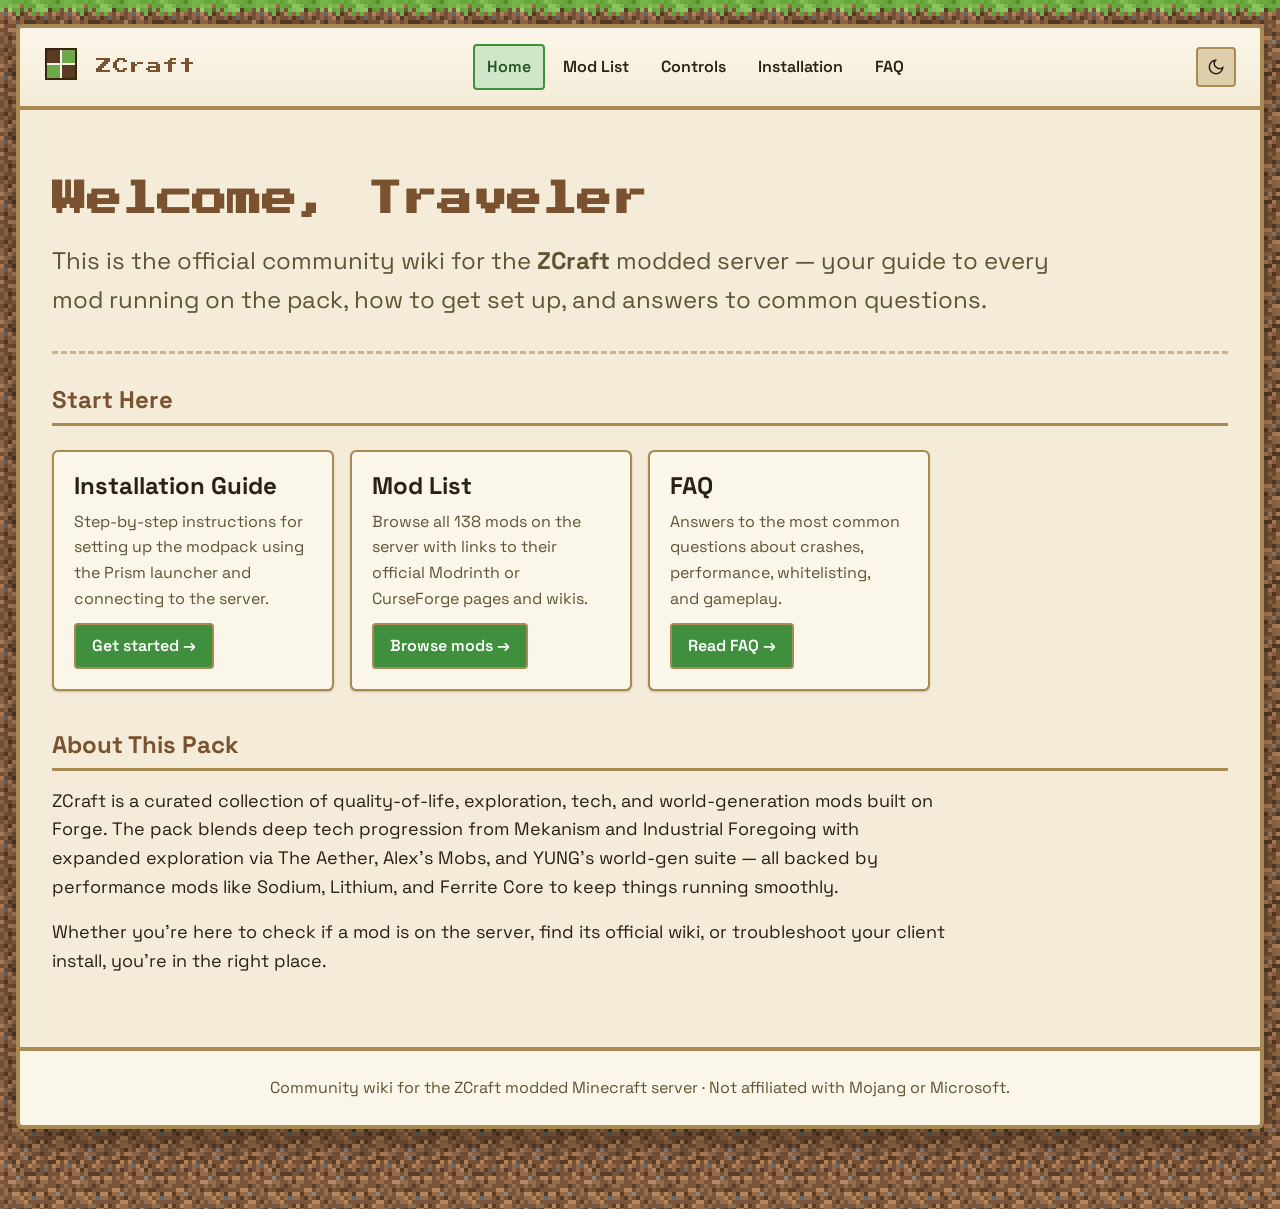
<file: index.html>
<!DOCTYPE html>
<html lang="en">
<head>
<meta charset="UTF-8">
<meta name="viewport" content="width=device-width, initial-scale=1.0">
<title>Home · ZCraft Wiki</title>
<meta name="description" content="Community wiki for the ZCraft modded Minecraft server.">
<link rel="icon" href="data:image/svg+xml,%3Csvg xmlns=%27http://www.w3.org/2000/svg%27 viewBox=%270 0 40 40%27%3E%3Crect width=%2720%27 height=%2720%27 fill=%27%235a3a22%27/%3E%3Crect x=%2720%27 width=%2720%27 height=%2720%27 fill=%27%236fa84a%27/%3E%3Crect y=%2720%27 width=%2720%27 height=%2720%27 fill=%27%236fa84a%27/%3E%3Crect x=%2720%27 y=%2720%27 width=%2720%27 height=%2720%27 fill=%27%235a3a22%27/%3E%3C/svg%3E">
<script>
  (function () {
    var saved = localStorage.getItem('theme');
    var systemDark = window.matchMedia('(prefers-color-scheme: dark)').matches;
    var theme = saved ? saved : (systemDark ? 'dark' : 'light');
    document.documentElement.setAttribute('data-theme', theme);
  })();
</script>
<link rel="stylesheet" href="css/style.css">
</head>
<body>
<a class="sr-only" href="#main">Skip to content</a>
  <div class="page-wrap">
    <div class="site-panel">
      <header class="site-header">
        <div class="brand">
          <svg class="brand-mark" viewBox="0 0 40 40" fill="none" aria-hidden="true">
            <rect x="2" y="2" width="14" height="14" fill="#5a3a22"/>
            <rect x="18" y="2" width="14" height="14" fill="#6fa84a"/>
            <rect x="2" y="18" width="14" height="14" fill="#6fa84a"/>
            <rect x="18" y="18" width="14" height="14" fill="#5a3a22"/>
            <rect x="2" y="2" width="30" height="30" fill="none" stroke="#3a2410" stroke-width="2"/>
          </svg>
          <span class="brand-name">ZCraft</span>
        </div>
        <button class="mobile-nav-toggle" data-nav-toggle aria-label="Toggle navigation" aria-expanded="false">
          <svg width="20" height="20" viewBox="0 0 24 24" fill="none" stroke="currentColor" stroke-width="2"><path d="M3 12h18M3 6h18M3 18h18"/></svg>
        </button>
        <nav class="main-nav" data-main-nav aria-label="Primary">
          <a href="index.html" aria-current="page">Home</a>
          <a href="mods.html">Mod List</a>
          <a href="controls.html">Controls</a>
          <a href="install.html">Installation</a>
          <a href="faq.html">FAQ</a>
        </nav>
        <button class="theme-toggle" data-theme-toggle aria-label="Switch to light mode"></button>
      </header>
      <div class="site-body">

<main id="main">
<section class="hero">
  <h1>Welcome, Traveler</h1>
  <p>This is the official community wiki for the <strong>ZCraft</strong> modded server &mdash; your guide to every mod running on the pack, how to get set up, and answers to common questions.</p>
</section>

<section>
  <h2>Start Here</h2>
  <div class="card-grid">
    <div class="card">
      <h3>Installation Guide</h3>
      <p>Step-by-step instructions for setting up the modpack using the Prism launcher and connecting to the server.</p>
      <a class="btn" href="install.html">Get started &rarr;</a>
    </div>
    <div class="card">
      <h3>Mod List</h3>
      <p>Browse all 138 mods on the server with links to their official Modrinth or CurseForge pages and wikis.</p>
      <a class="btn" href="mods.html">Browse mods &rarr;</a>
    </div>
    <div class="card">
      <h3>FAQ</h3>
      <p>Answers to the most common questions about crashes, performance, whitelisting, and gameplay.</p>
      <a class="btn" href="faq.html">Read FAQ &rarr;</a>
    </div>
  </div>
</section>

<section>
  <h2>About This Pack</h2>
  <div class="prose">
    <p>ZCraft is a curated collection of quality-of-life, exploration, tech, and world-generation mods built on Forge. The pack blends deep tech progression from Mekanism and Industrial Foregoing with expanded exploration via The Aether, Alex's Mobs, and YUNG's world-gen suite &mdash; all backed by performance mods like Sodium, Lithium, and Ferrite Core to keep things running smoothly.</p>
    <p>Whether you're here to check if a mod is on the server, find its official wiki, or troubleshoot your client install, you're in the right place.</p>
  </div>
</section>

</main>
      </div>
      <footer class="site-footer">
        <p>Community wiki for the ZCraft modded Minecraft server &middot; Not affiliated with Mojang or Microsoft.</p>
      </footer>
    </div>
  </div>

<script src="js/main.js"></script>

</body>
</html>
</file>
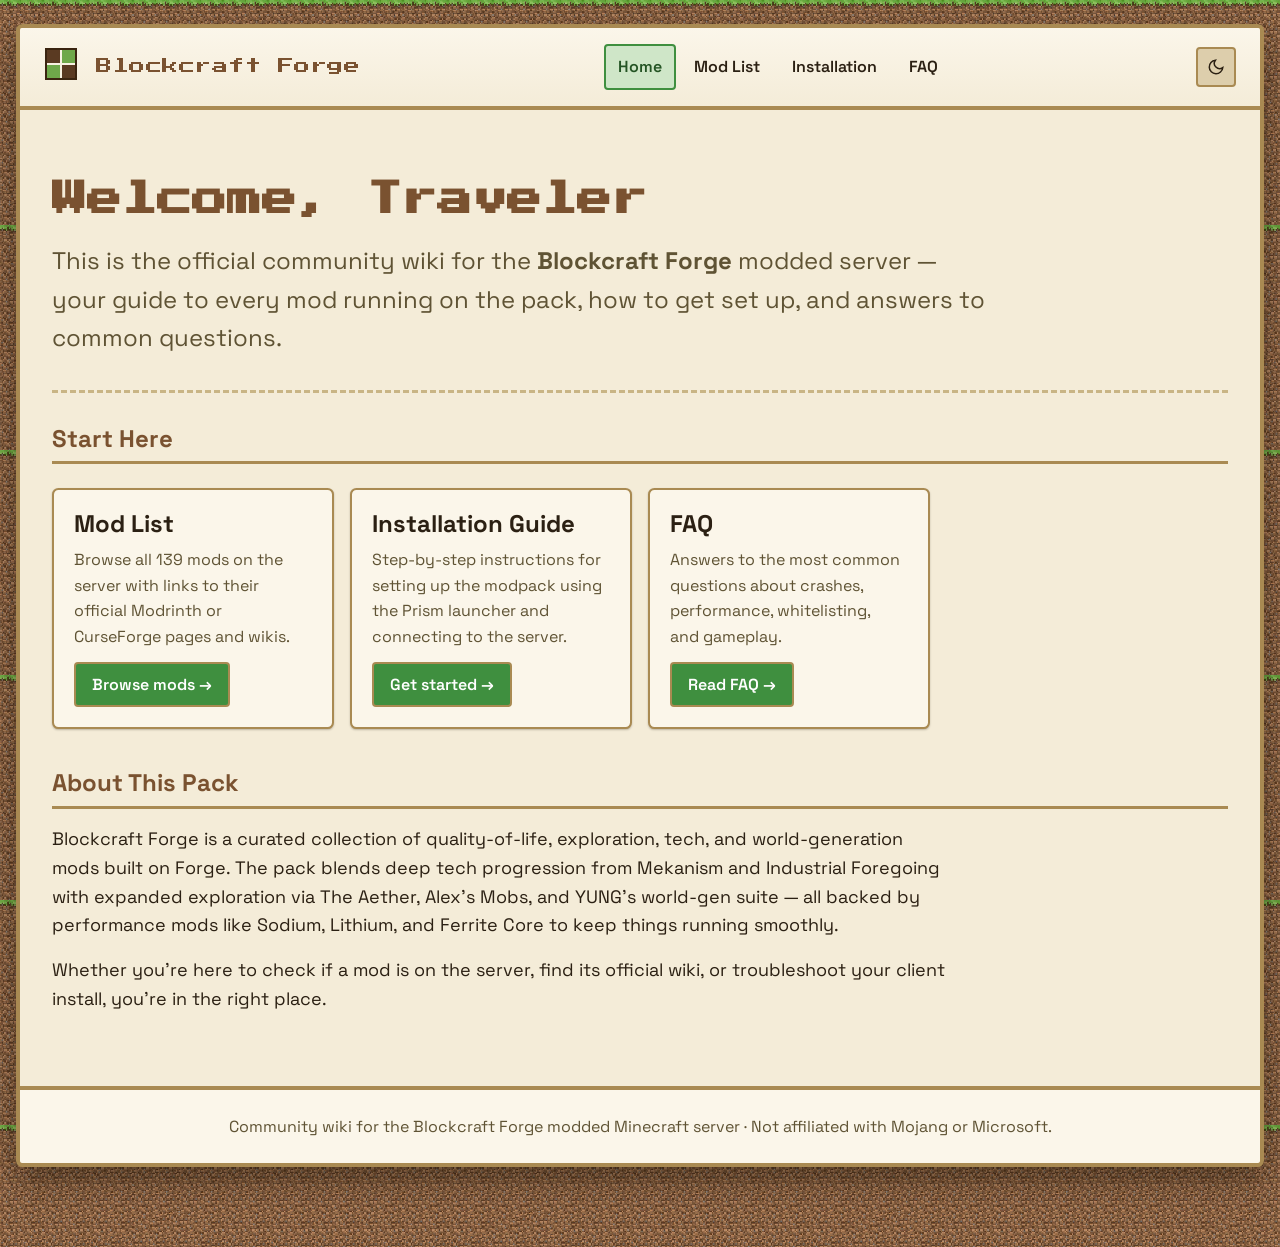
<file: blockcraft-forge-wiki/index.html>
<!DOCTYPE html>
<html lang="en">
<head>
<meta charset="UTF-8">
<meta name="viewport" content="width=device-width, initial-scale=1.0">
<title>Home · Blockcraft Forge Wiki</title>
<meta name="description" content="Community wiki for the Blockcraft Forge modded Minecraft server.">
<link rel="icon" href="data:image/svg+xml,%3Csvg xmlns=%27http://www.w3.org/2000/svg%27 viewBox=%270 0 40 40%27%3E%3Crect width=%2720%27 height=%2720%27 fill=%27%235a3a22%27/%3E%3Crect x=%2720%27 width=%2720%27 height=%2720%27 fill=%27%236fa84a%27/%3E%3Crect y=%2720%27 width=%2720%27 height=%2720%27 fill=%27%236fa84a%27/%3E%3Crect x=%2720%27 y=%2720%27 width=%2720%27 height=%2720%27 fill=%27%235a3a22%27/%3E%3C/svg%3E">
<link rel="stylesheet" href="css/style.css">
</head>
<body>
<a class="sr-only" href="#main">Skip to content</a>
  <div class="page-wrap">
    <div class="site-panel">
      <header class="site-header">
        <div class="brand">
          <svg class="brand-mark" viewBox="0 0 40 40" fill="none" aria-hidden="true">
            <rect x="2" y="2" width="14" height="14" fill="#5a3a22"/>
            <rect x="18" y="2" width="14" height="14" fill="#6fa84a"/>
            <rect x="2" y="18" width="14" height="14" fill="#6fa84a"/>
            <rect x="18" y="18" width="14" height="14" fill="#5a3a22"/>
            <rect x="2" y="2" width="30" height="30" fill="none" stroke="#3a2410" stroke-width="2"/>
          </svg>
          <span class="brand-name">Blockcraft Forge</span>
        </div>
        <button class="mobile-nav-toggle" data-nav-toggle aria-label="Toggle navigation" aria-expanded="false">
          <svg width="20" height="20" viewBox="0 0 24 24" fill="none" stroke="currentColor" stroke-width="2"><path d="M3 12h18M3 6h18M3 18h18"/></svg>
        </button>
        <nav class="main-nav" data-main-nav aria-label="Primary">
          <a href="index.html" aria-current="page">Home</a>
          <a href="mods.html">Mod List</a>
          <a href="install.html">Installation</a>
          <a href="faq.html">FAQ</a>
        </nav>
        <button class="theme-toggle" data-theme-toggle aria-label="Switch to light mode"></button>
      </header>
      <div class="site-body">

<main id="main">
<section class="hero">
  <h1>Welcome, Traveler</h1>
  <p>This is the official community wiki for the <strong>Blockcraft Forge</strong> modded server &mdash; your guide to every mod running on the pack, how to get set up, and answers to common questions.</p>
</section>

<section>
  <h2>Start Here</h2>
  <div class="card-grid">
    <div class="card">
      <h3>Mod List</h3>
      <p>Browse all 139 mods on the server with links to their official Modrinth or CurseForge pages and wikis.</p>
      <a class="btn" href="mods.html">Browse mods &rarr;</a>
    </div>
    <div class="card">
      <h3>Installation Guide</h3>
      <p>Step-by-step instructions for setting up the modpack using the Prism launcher and connecting to the server.</p>
      <a class="btn" href="install.html">Get started &rarr;</a>
    </div>
    <div class="card">
      <h3>FAQ</h3>
      <p>Answers to the most common questions about crashes, performance, whitelisting, and gameplay.</p>
      <a class="btn" href="faq.html">Read FAQ &rarr;</a>
    </div>
  </div>
</section>

<section>
  <h2>About This Pack</h2>
  <div class="prose">
    <p>Blockcraft Forge is a curated collection of quality-of-life, exploration, tech, and world-generation mods built on Forge. The pack blends deep tech progression from Mekanism and Industrial Foregoing with expanded exploration via The Aether, Alex's Mobs, and YUNG's world-gen suite &mdash; all backed by performance mods like Sodium, Lithium, and Ferrite Core to keep things running smoothly.</p>
    <p>Whether you're here to check if a mod is on the server, find its official wiki, or troubleshoot your client install, you're in the right place.</p>
  </div>
</section>

</main>
      </div>
      <footer class="site-footer">
        <p>Community wiki for the Blockcraft Forge modded Minecraft server &middot; Not affiliated with Mojang or Microsoft.</p>
      </footer>
    </div>
  </div>

<script src="js/main.js"></script>

</body>
</html>
</file>
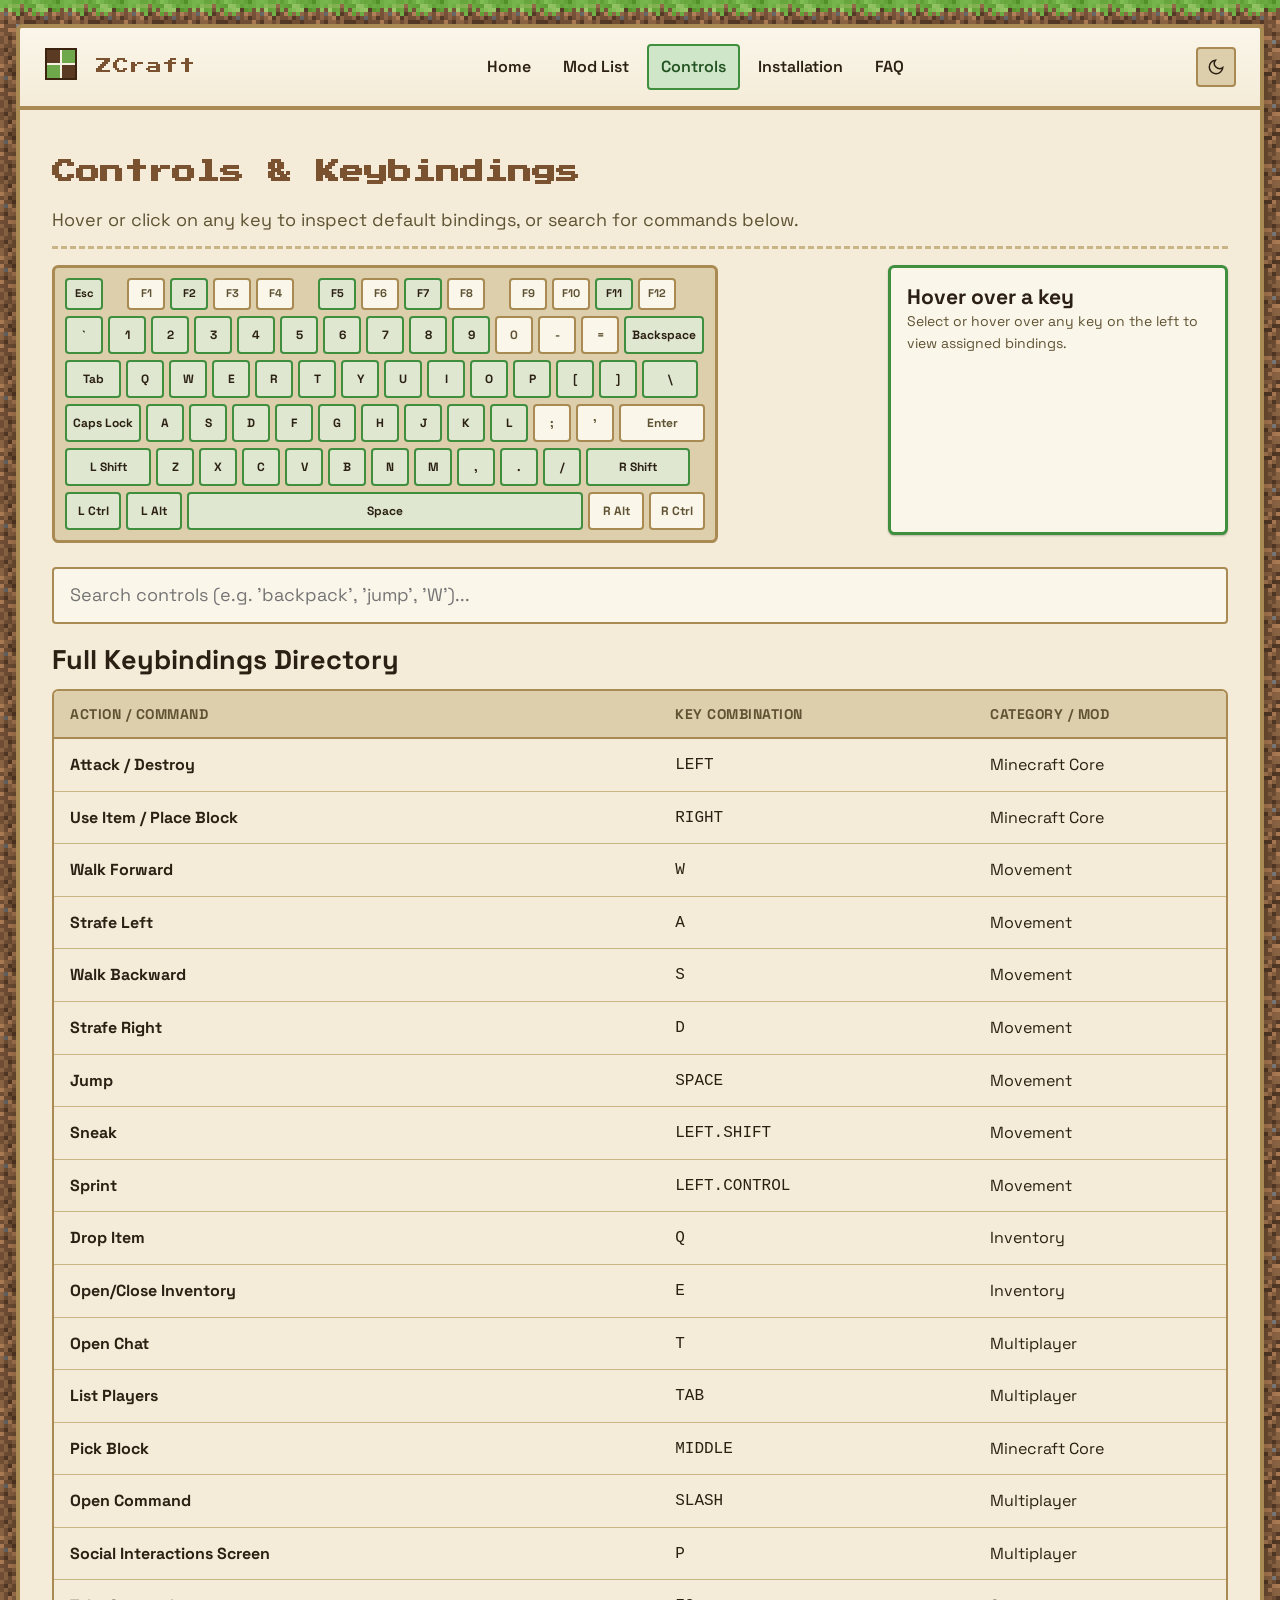
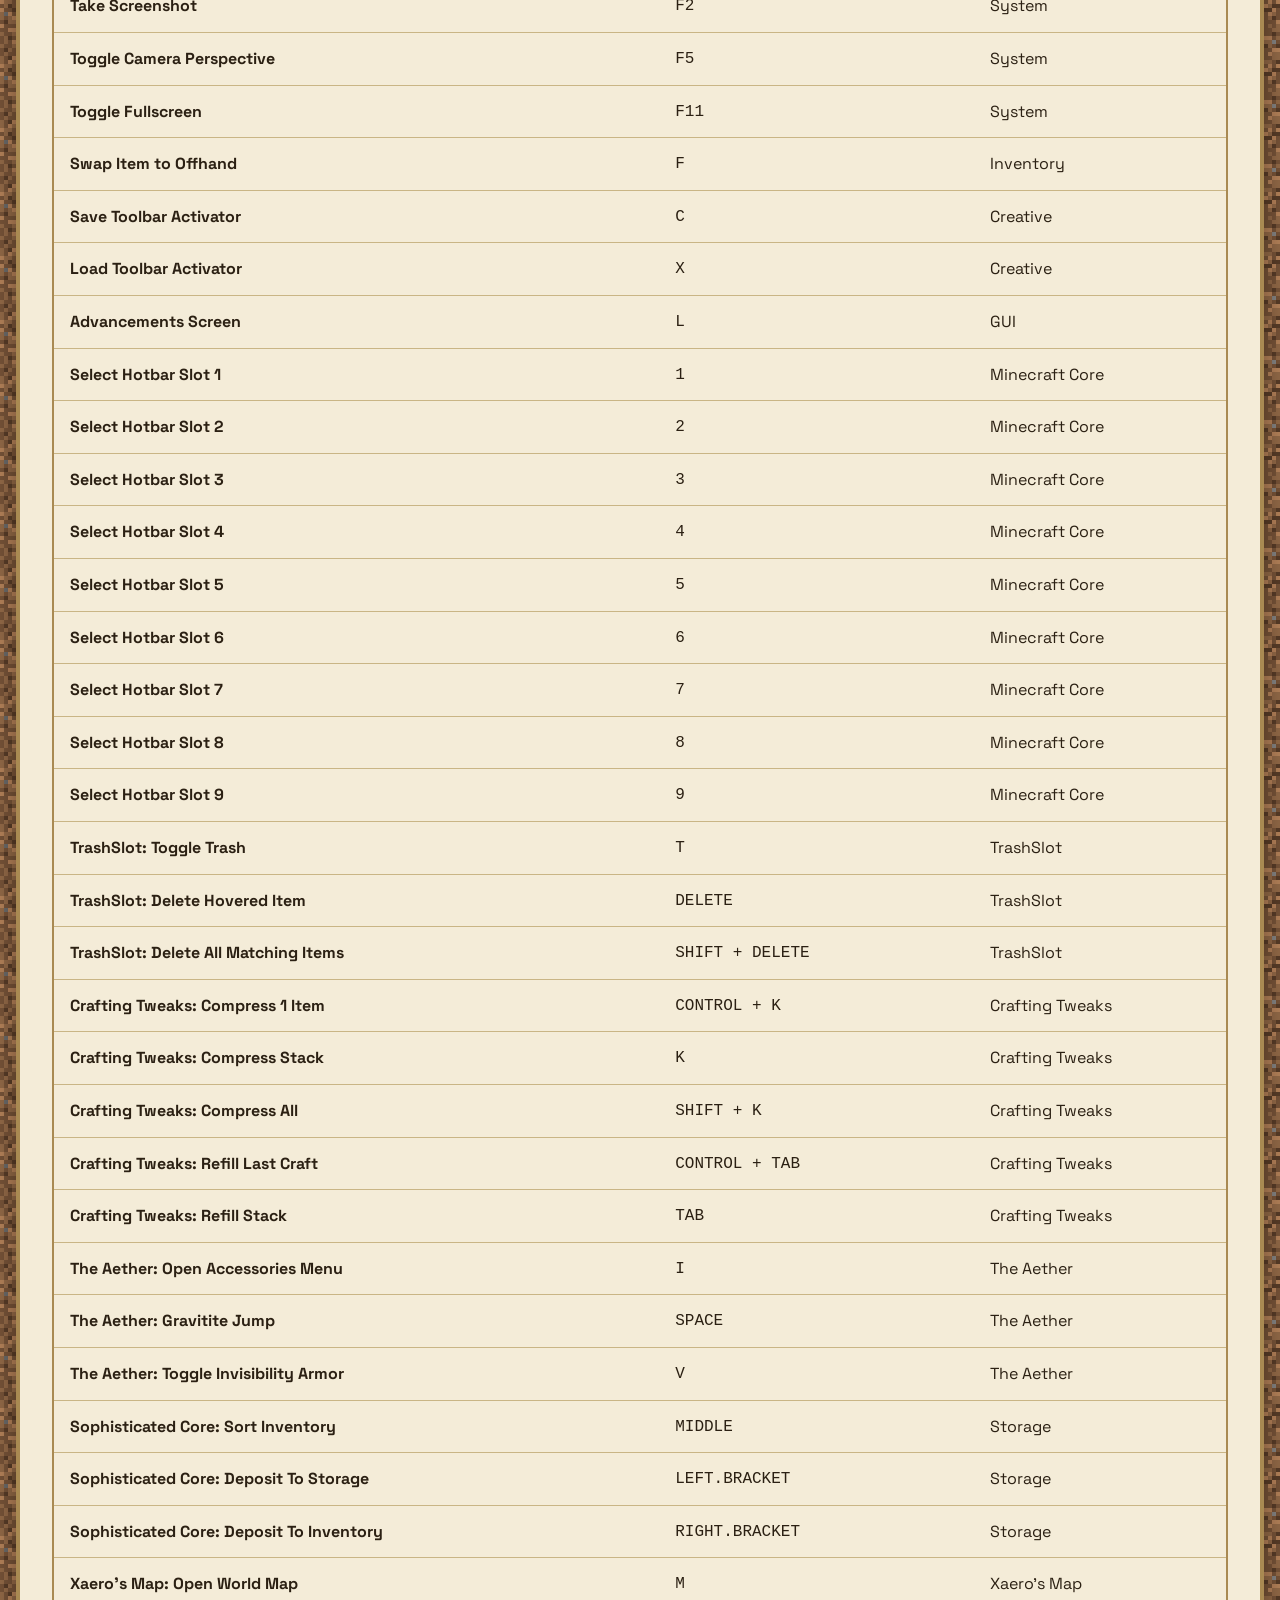
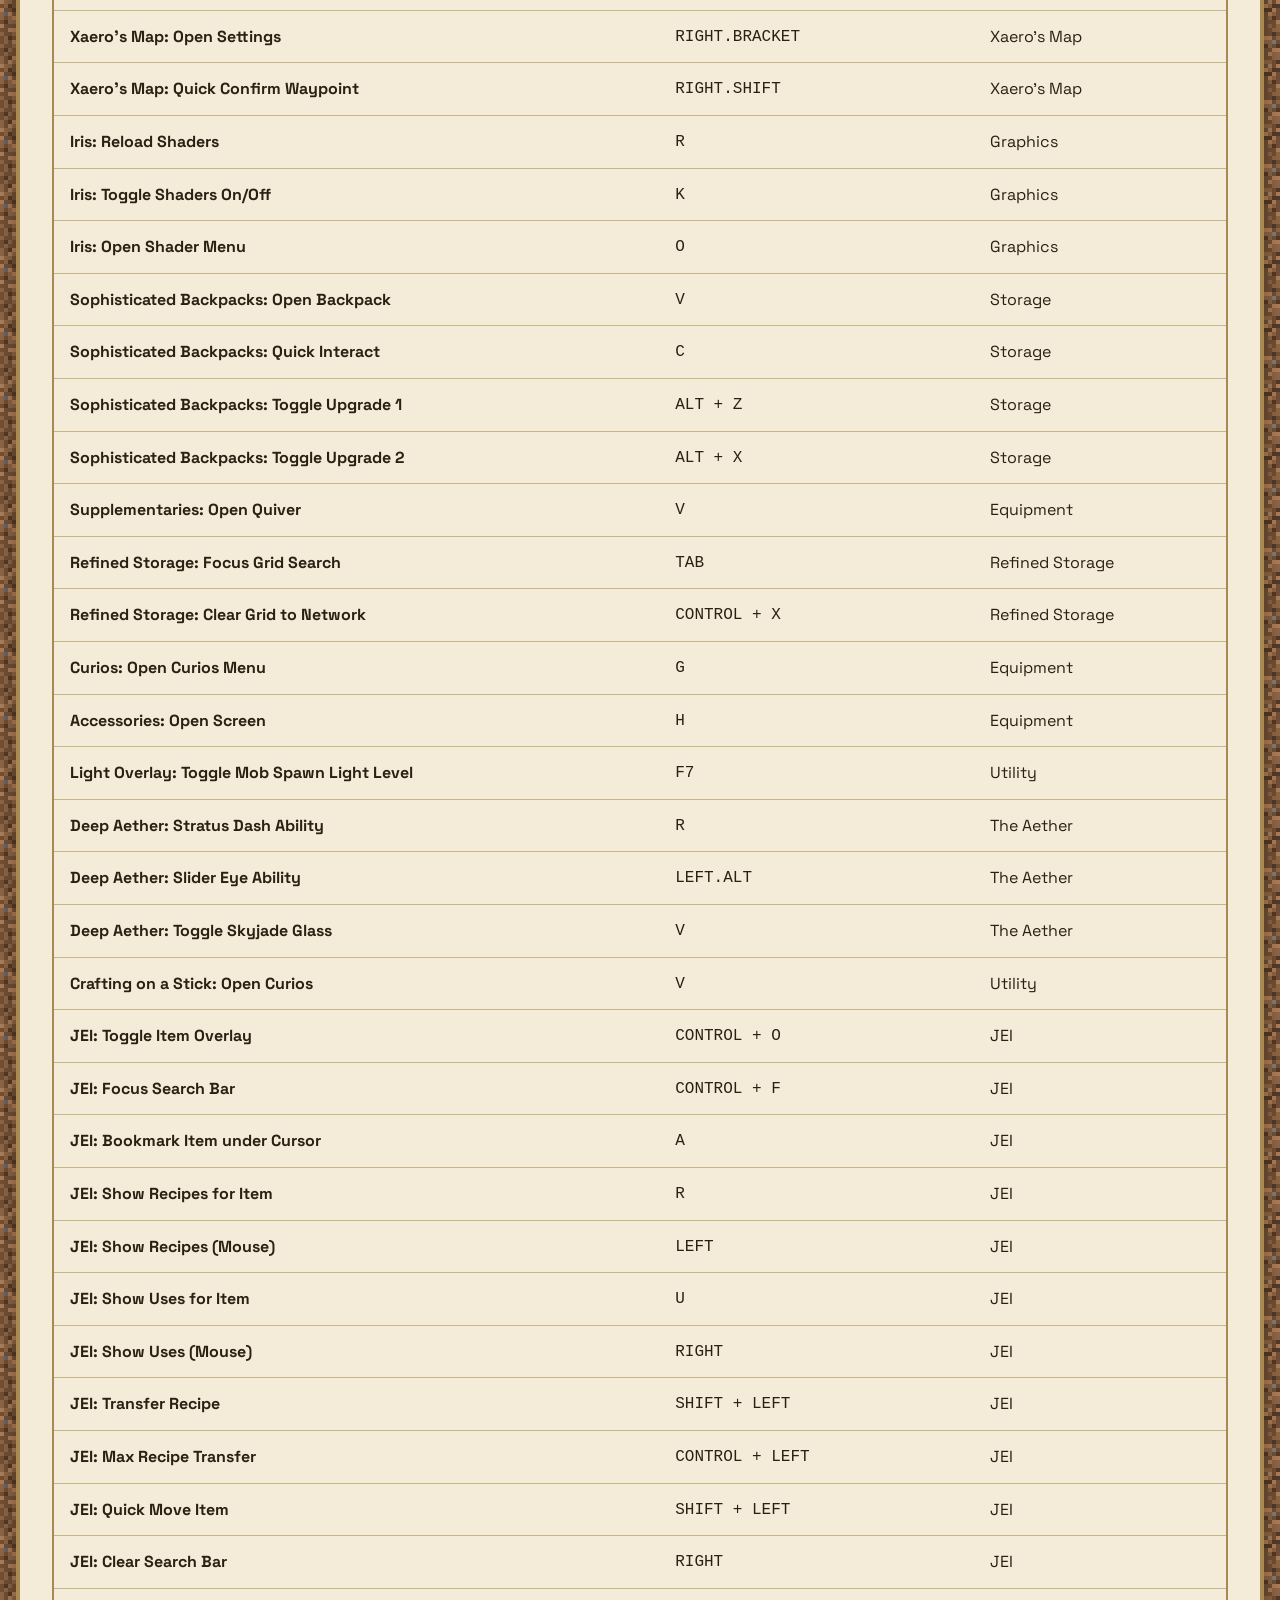
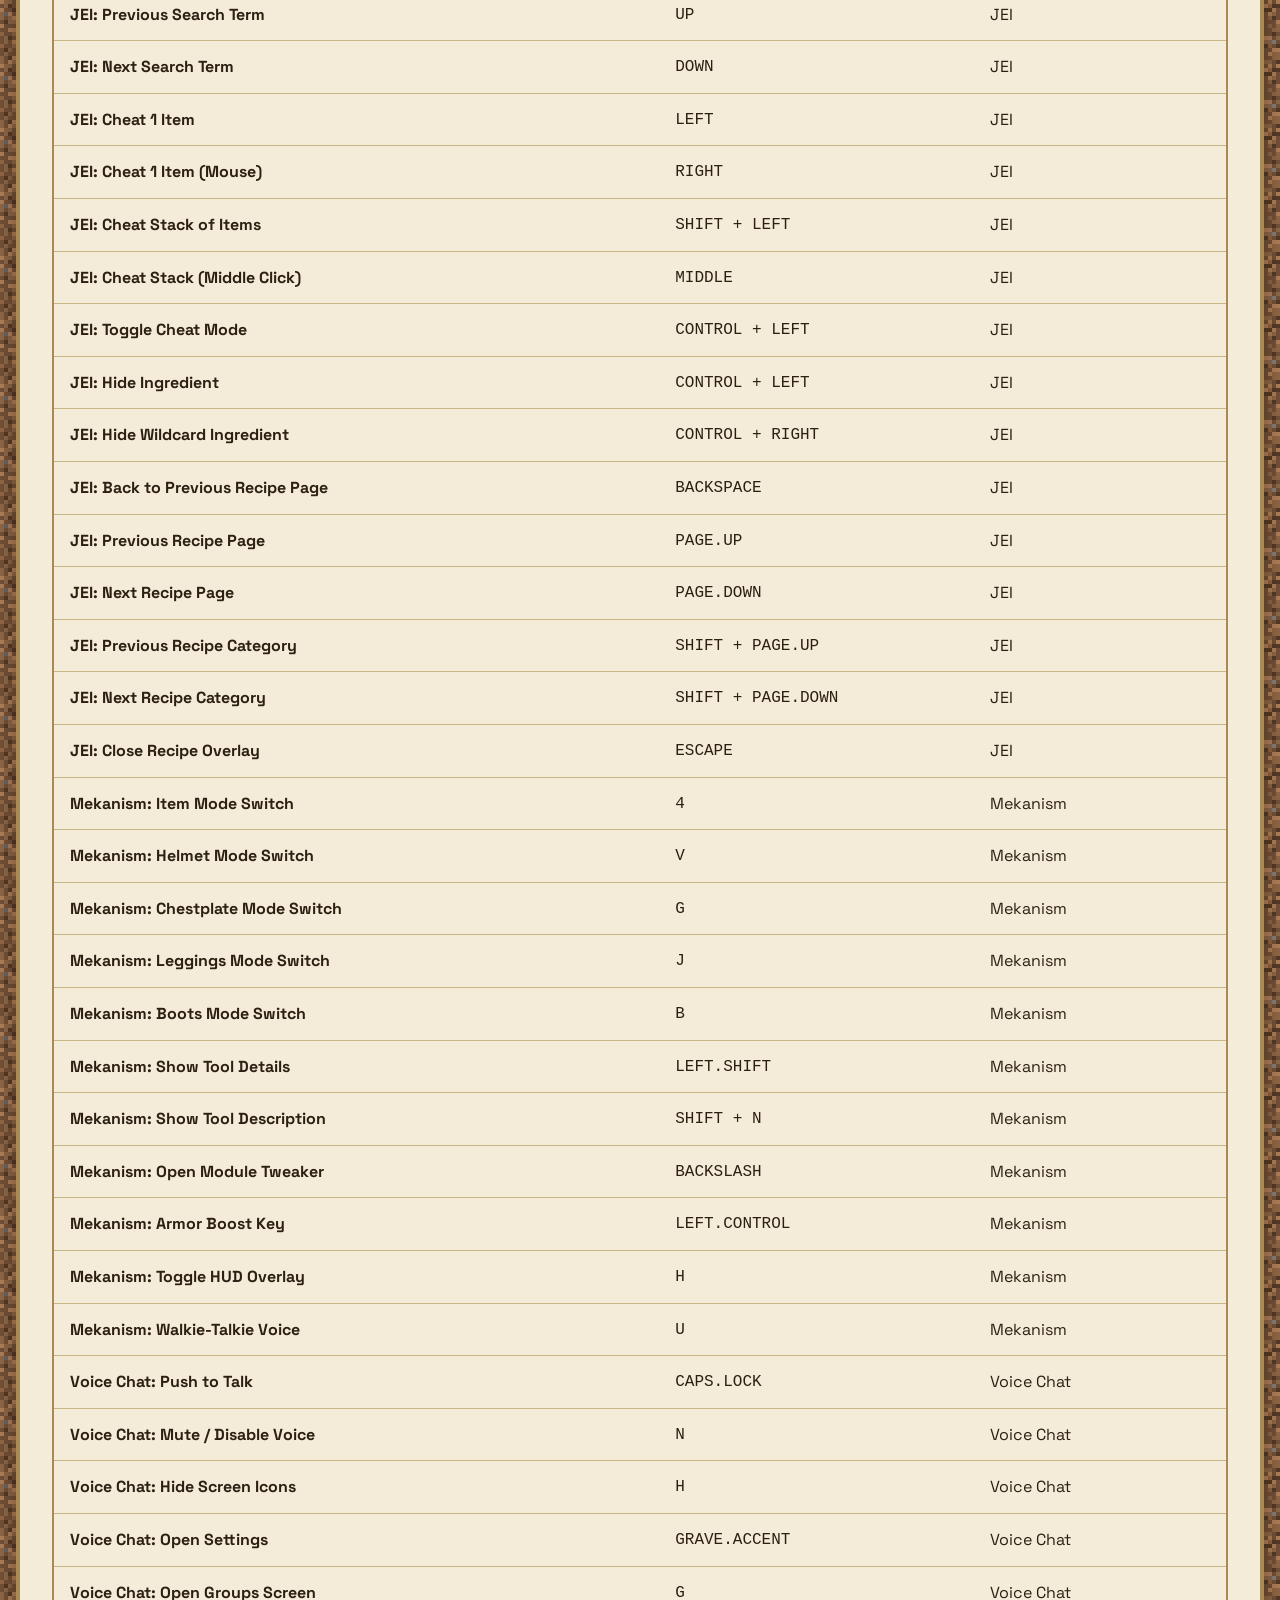
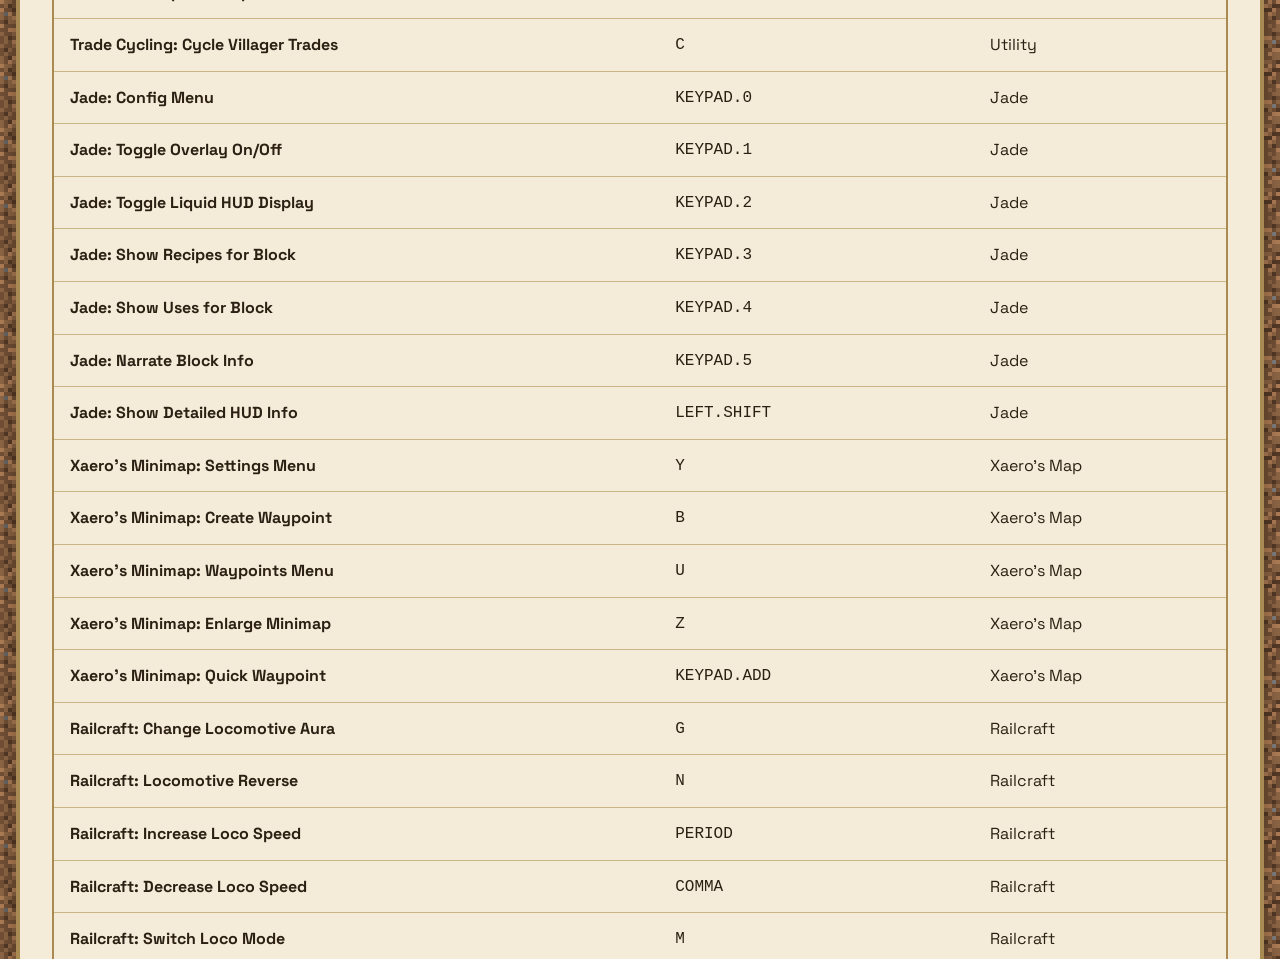
<file: controls.html>
<!DOCTYPE html>
<html lang="en">

<head>
  <meta charset="UTF-8">
  <meta name="viewport" content="width=device-width, initial-scale=1.0">
  <title>Controls & Keybindings · ZCraft Wiki</title>
  <meta name="description" content="Interactive keybindings and controls map for the ZCraft server.">
  <link rel="icon"
    href="data:image/svg+xml,%3Csvg xmlns=%27http://www.w3.org/2000/svg%27 viewBox=%270 0 40 40%27%3E%3Crect width=%2720%27 height=%2720%27 fill=%27%235a3a22%27/%3E%3Crect x=%2720%27 width=%2720%27 height=%2720%27 fill=%27%236fa84a%27/%3E%3Crect y=%2720%27 width=%2720%27 height=%2720%27 fill=%27%236fa84a%27/%3E%3Crect x=%2720%27 y=%2720%27 width=%2720%27 height=%2720%27 fill=%27%235a3a22%27/%3E%3C/svg%3E">
  <script>
    (function () {
      var saved = localStorage.getItem('theme');
      var systemDark = window.matchMedia('(prefers-color-scheme: dark)').matches;
      var theme = saved ? saved : (systemDark ? 'dark' : 'light');
      document.documentElement.setAttribute('data-theme', theme);
    })();
  </script>
  <link rel="stylesheet" href="css/style.css">
</head>

<body>
  <a class="sr-only" href="#main">Skip to content</a>
  <div class="page-wrap">
    <div class="site-panel">
      <header class="site-header">
        <div class="brand">
          <svg class="brand-mark" viewBox="0 0 40 40" fill="none" aria-hidden="true">
            <rect x="2" y="2" width="14" height="14" fill="#5a3a22" />
            <rect x="18" y="2" width="14" height="14" fill="#6fa84a" />
            <rect x="2" y="18" width="14" height="14" fill="#6fa84a" />
            <rect x="18" y="18" width="14" height="14" fill="#5a3a22" />
            <rect x="2" y="2" width="30" height="30" fill="none" stroke="#3a2410" stroke-width="2" />
          </svg>
          <span class="brand-name">ZCraft</span>
        </div>
        <button class="mobile-nav-toggle" data-nav-toggle aria-label="Toggle navigation" aria-expanded="false">
          <svg width="20" height="20" viewBox="0 0 24 24" fill="none" stroke="currentColor" stroke-width="2">
            <path d="M3 12h18M3 6h18M3 18h18" />
          </svg>
        </button>
        <nav class="main-nav" data-main-nav aria-label="Primary">
          <a href="index.html">Home</a>
          <a href="mods.html">Mod List</a>
          <a href="controls.html" aria-current="page">Controls</a>
          <a href="install.html">Installation</a>
          <a href="faq.html">FAQ</a>
        </nav>
        <button class="theme-toggle" data-theme-toggle aria-label="Switch to light mode"></button>
      </header>
      <div class="site-body">

        <main id="main">
          <!-- Compact Hero -->
          <section class="hero" style="padding-block: var(--space-3); margin-bottom: var(--space-4);">
            <h1 style="font-size: var(--text-lg);">Controls & Keybindings</h1>
            <p style="font-size: var(--text-base);">Hover or click on any key to inspect default bindings, or search for
              commands below.</p>
          </section>

          <!-- Side-by-Side Interactive Layout -->
          <div class="controls-layout">
            <!-- Keyboard Container -->
            <div class="keyboard-board-wrap">
              <div class="keyboard-board">
                <!-- Function Row -->
                <div class="kb-row">
                  <div class="key key-sm" data-key="key.keyboard.escape">Esc</div>
                  <div class="key-gap"></div>
                  <div class="key key-sm" data-key="key.keyboard.f1">F1</div>
                  <div class="key key-sm" data-key="key.keyboard.f2">F2</div>
                  <div class="key key-sm" data-key="key.keyboard.f3">F3</div>
                  <div class="key key-sm" data-key="key.keyboard.f4">F4</div>
                  <div class="key-gap"></div>
                  <div class="key key-sm" data-key="key.keyboard.f5">F5</div>
                  <div class="key key-sm" data-key="key.keyboard.f6">F6</div>
                  <div class="key key-sm" data-key="key.keyboard.f7">F7</div>
                  <div class="key key-sm" data-key="key.keyboard.f8">F8</div>
                  <div class="key-gap"></div>
                  <div class="key key-sm" data-key="key.keyboard.f9">F9</div>
                  <div class="key key-sm" data-key="key.keyboard.f10">F10</div>
                  <div class="key key-sm" data-key="key.keyboard.f11">F11</div>
                  <div class="key key-sm" data-key="key.keyboard.f12">F12</div>
                </div>

                <!-- Number Row -->
                <div class="kb-row">
                  <div class="key" data-key="key.keyboard.grave.accent">`</div>
                  <div class="key" data-key="key.keyboard.1">1</div>
                  <div class="key" data-key="key.keyboard.2">2</div>
                  <div class="key" data-key="key.keyboard.3">3</div>
                  <div class="key" data-key="key.keyboard.4">4</div>
                  <div class="key" data-key="key.keyboard.5">5</div>
                  <div class="key" data-key="key.keyboard.6">6</div>
                  <div class="key" data-key="key.keyboard.7">7</div>
                  <div class="key" data-key="key.keyboard.8">8</div>
                  <div class="key" data-key="key.keyboard.9">9</div>
                  <div class="key" data-key="key.keyboard.0">0</div>
                  <div class="key" data-key="key.keyboard.minus">-</div>
                  <div class="key" data-key="key.keyboard.equal">=</div>
                  <div class="key key-w-2" data-key="key.keyboard.backspace">Backspace</div>
                </div>

                <!-- QWERTY Row -->
                <div class="kb-row">
                  <div class="key key-w-1-5" data-key="key.keyboard.tab">Tab</div>
                  <div class="key" data-key="key.keyboard.q">Q</div>
                  <div class="key" data-key="key.keyboard.w">W</div>
                  <div class="key" data-key="key.keyboard.e">E</div>
                  <div class="key" data-key="key.keyboard.r">R</div>
                  <div class="key" data-key="key.keyboard.t">T</div>
                  <div class="key" data-key="key.keyboard.y">Y</div>
                  <div class="key" data-key="key.keyboard.u">U</div>
                  <div class="key" data-key="key.keyboard.i">I</div>
                  <div class="key" data-key="key.keyboard.o">O</div>
                  <div class="key" data-key="key.keyboard.p">P</div>
                  <div class="key" data-key="key.keyboard.left.bracket">[</div>
                  <div class="key" data-key="key.keyboard.right.bracket">]</div>
                  <div class="key key-w-1-5" data-key="key.keyboard.backslash">\</div>
                </div>

                <!-- Home Row -->
                <div class="kb-row">
                  <div class="key key-w-1-75" data-key="key.keyboard.caps.lock">Caps Lock</div>
                  <div class="key" data-key="key.keyboard.a">A</div>
                  <div class="key" data-key="key.keyboard.s">S</div>
                  <div class="key" data-key="key.keyboard.d">D</div>
                  <div class="key" data-key="key.keyboard.f">F</div>
                  <div class="key" data-key="key.keyboard.g">G</div>
                  <div class="key" data-key="key.keyboard.h">H</div>
                  <div class="key" data-key="key.keyboard.j">J</div>
                  <div class="key" data-key="key.keyboard.k">K</div>
                  <div class="key" data-key="key.keyboard.l">L</div>
                  <div class="key" data-key="key.keyboard.semicolon">;</div>
                  <div class="key" data-key="key.keyboard.apostrophe">'</div>
                  <div class="key key-w-2-25" data-key="key.keyboard.enter">Enter</div>
                </div>

                <!-- Bottom Letters Row -->
                <div class="kb-row">
                  <div class="key key-w-2-25" data-key="key.keyboard.left.shift">L Shift</div>
                  <div class="key" data-key="key.keyboard.z">Z</div>
                  <div class="key" data-key="key.keyboard.x">X</div>
                  <div class="key" data-key="key.keyboard.c">C</div>
                  <div class="key" data-key="key.keyboard.v">V</div>
                  <div class="key" data-key="key.keyboard.b">B</div>
                  <div class="key" data-key="key.keyboard.n">N</div>
                  <div class="key" data-key="key.keyboard.m">M</div>
                  <div class="key" data-key="key.keyboard.comma">,</div>
                  <div class="key" data-key="key.keyboard.period">.</div>
                  <div class="key" data-key="key.keyboard.slash">/</div>
                  <div class="key key-w-2-75" data-key="key.keyboard.right.shift">R Shift</div>
                </div>

                <!-- Bottom Modifiers Row -->
                <div class="kb-row">
                  <div class="key key-w-1-5" data-key="key.keyboard.left.control">L Ctrl</div>
                  <div class="key key-w-1-5" data-key="key.keyboard.left.alt">L Alt</div>
                  <div class="key key-space" data-key="key.keyboard.space">Space</div>
                  <div class="key key-w-1-5" data-key="key.keyboard.right.alt">R Alt</div>
                  <div class="key key-w-1-5" data-key="key.keyboard.right.control">R Ctrl</div>
                </div>
              </div>
            </div>

            <!-- Fixed Side Key Inspector Panel -->
            <div id="key-details-panel" class="key-details-card">
              <h3 id="selected-key-title">Hover over a key</h3>
              <p id="selected-key-subtitle" style="font-size: var(--text-xs); color: var(--color-text-muted);">Select or
                hover over any key on the left to view assigned bindings.</p>
              <ul id="selected-key-actions" class="key-actions-list"></ul>
            </div>
          </div>

          <!-- Search Input -->
          <div class="mod-toolbar" style="margin-bottom: var(--space-4);">
            <input type="search" id="key-search" class="mod-search"
              placeholder="Search controls (e.g. 'backpack', 'jump', 'W')..." aria-label="Search controls">
          </div>
          
          <!-- All Controls Table View -->
          <h2 style="margin-top: var(--space-5); margin-bottom: var(--space-3);">Full Keybindings Directory</h2>
          <div class="mod-table-wrap">
            <table class="mod-table">
              <thead>
                <tr>
                  <th scope="col">Action / Command</th>
                  <th scope="col">Key Combination</th>
                  <th scope="col">Category / Mod</th>
                </tr>
              </thead>
              <tbody id="controls-tbody"></tbody>
            </table>
          </div>

        </main>
      </div>
      <footer class="site-footer">
        <p>Community wiki for the ZCraft modded Minecraft server &middot; Not affiliated with Mojang or
          Microsoft.</p>
      </footer>
    </div>
  </div>

  <script src="js/main.js?v=1.1"></script>
  <script src="js/controls.js?v=1.1"></script>
</body>

</html>
</file>
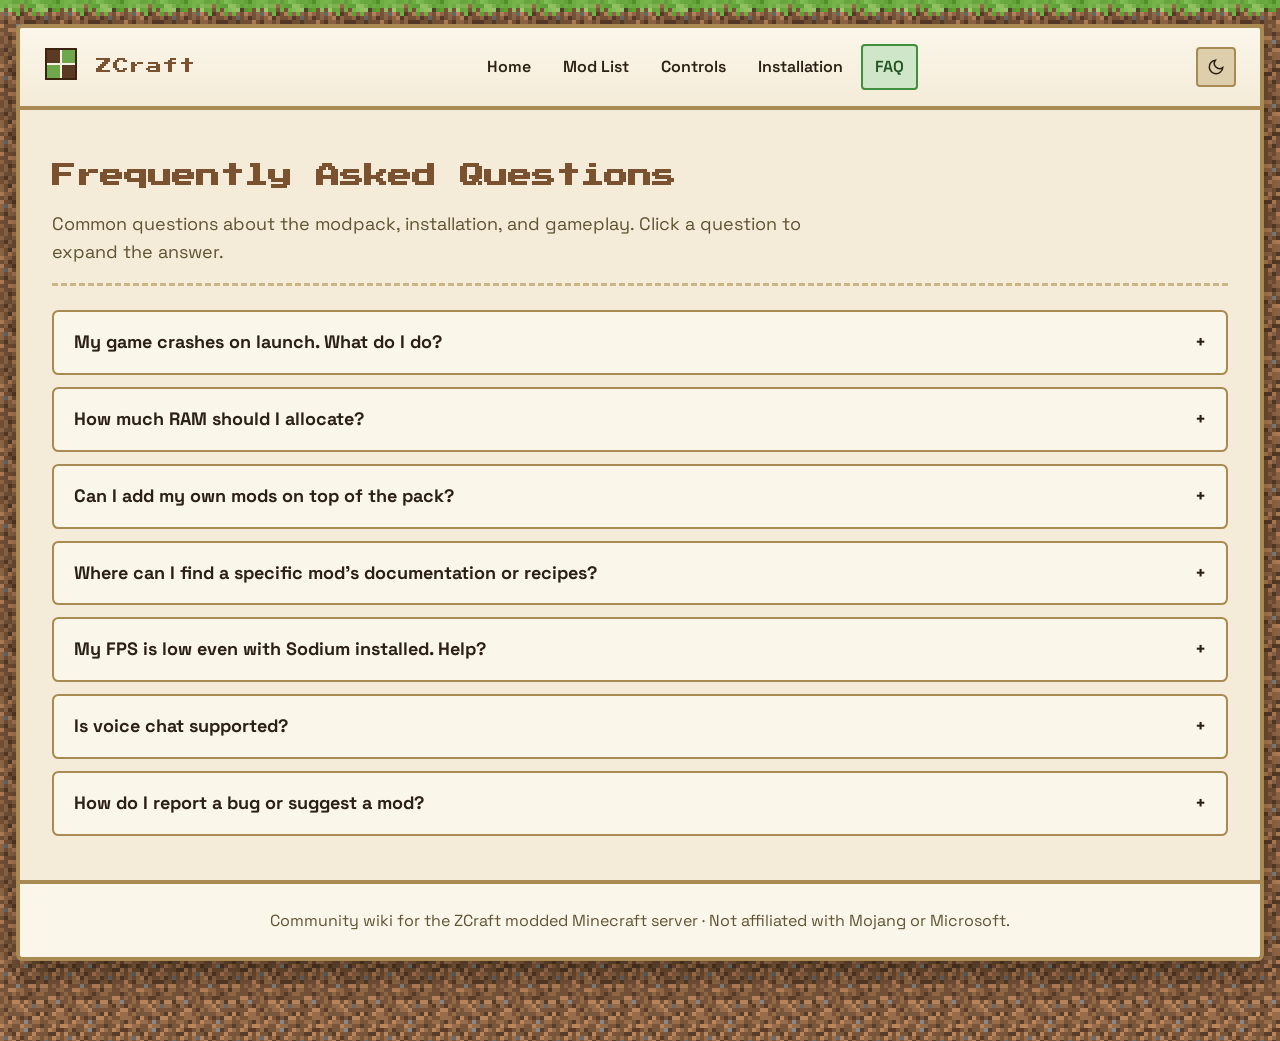
<file: faq.html>
<!DOCTYPE html>
<html lang="en">
<head>
<meta charset="UTF-8">
<meta name="viewport" content="width=device-width, initial-scale=1.0">
<title>FAQ · ZCraft Wiki</title>
<meta name="description" content="Frequently asked questions about the server and modpack.">
<link rel="icon" href="data:image/svg+xml,%3Csvg xmlns=%27http://www.w3.org/2000/svg%27 viewBox=%270 0 40 40%27%3E%3Crect width=%2720%27 height=%2720%27 fill=%27%235a3a22%27/%3E%3Crect x=%2720%27 width=%2720%27 height=%2720%27 fill=%27%236fa84a%27/%3E%3Crect y=%2720%27 width=%2720%27 height=%2720%27 fill=%27%236fa84a%27/%3E%3Crect x=%2720%27 y=%2720%27 width=%2720%27 height=%2720%27 fill=%27%235a3a22%27/%3E%3C/svg%3E">
<script>
  (function () {
    var saved = localStorage.getItem('theme');
    var systemDark = window.matchMedia('(prefers-color-scheme: dark)').matches;
    var theme = saved ? saved : (systemDark ? 'dark' : 'light');
    document.documentElement.setAttribute('data-theme', theme);
  })();
</script>
<link rel="stylesheet" href="css/style.css">
</head>
<body>
<a class="sr-only" href="#main">Skip to content</a>
  <div class="page-wrap">
    <div class="site-panel">
      <header class="site-header">
        <div class="brand">
          <svg class="brand-mark" viewBox="0 0 40 40" fill="none" aria-hidden="true">
            <rect x="2" y="2" width="14" height="14" fill="#5a3a22"/>
            <rect x="18" y="2" width="14" height="14" fill="#6fa84a"/>
            <rect x="2" y="18" width="14" height="14" fill="#6fa84a"/>
            <rect x="18" y="18" width="14" height="14" fill="#5a3a22"/>
            <rect x="2" y="2" width="30" height="30" fill="none" stroke="#3a2410" stroke-width="2"/>
          </svg>
          <span class="brand-name">ZCraft</span>
        </div>
        <button class="mobile-nav-toggle" data-nav-toggle aria-label="Toggle navigation" aria-expanded="false">
          <svg width="20" height="20" viewBox="0 0 24 24" fill="none" stroke="currentColor" stroke-width="2"><path d="M3 12h18M3 6h18M3 18h18"/></svg>
        </button>
        <nav class="main-nav" data-main-nav aria-label="Primary">
          <a href="index.html">Home</a>
          <a href="mods.html">Mod List</a>
          <a href="controls.html">Controls</a>
          <a href="install.html">Installation</a>
          <a href="faq.html" aria-current="page">FAQ</a>
        </nav>
        <button class="theme-toggle" data-theme-toggle aria-label="Switch to light mode"></button>
      </header>
      <div class="site-body">

<main id="main">
<section class="hero" style="padding-block: var(--space-4); margin-bottom: var(--space-6);">
  <h1 style="font-size: var(--text-lg);">Frequently Asked Questions</h1>
  <p style="font-size: var(--text-base);">Common questions about the modpack, installation, and gameplay. Click a question to expand the answer.</p>
</section>

<div class="faq-list">

<div class="faq-item" data-open="false">
  <button class="faq-question" aria-expanded="false">
    <span>My game crashes on launch. What do I do?</span>
    <span class="faq-icon" aria-hidden="true">+</span>
  </button>
  <div class="faq-answer">
    <p>First, check that your Minecraft and Forge versions exactly match the pack's requirements. Most crashes come from mismatched versions, missing dependencies, or insufficient allocated RAM (see the <a href="install.html">Installation Guide</a>). Check the crash log in your instance's <code>logs</code> folder and share it in the support channel if you're stuck.</p>
  </div>
</div>

<div class="faq-item" data-open="false">
  <button class="faq-question" aria-expanded="false">
    <span>How much RAM should I allocate?</span>
    <span class="faq-icon" aria-hidden="true">+</span>
  </button>
  <div class="faq-answer">
    <p>We recommend at least 4&ndash;6 GB. With 139 mods loaded, less than 4 GB will likely cause slow loading or out-of-memory crashes.</p>
  </div>
</div>

<div class="faq-item" data-open="false">
  <button class="faq-question" aria-expanded="false">
    <span>Can I add my own mods on top of the pack?</span>
    <span class="faq-icon" aria-hidden="true">+</span>
  </button>
  <div class="faq-answer">
    <p>Purely client-side cosmetic or QoL mods (like extra shaders or HUD tweaks) are usually fine. Avoid adding mods that alter world generation, add new blocks/items, or change gameplay mechanics, as this can cause desyncs or crashes on a shared server.</p>
  </div>
</div>

<div class="faq-item" data-open="false">
  <button class="faq-question" aria-expanded="false">
    <span>Where can I find a specific mod's documentation or recipes?</span>
    <span class="faq-icon" aria-hidden="true">+</span>
  </button>
  <div class="faq-answer">
    <p>Visit the <a href="mods.html">Mod List</a> page and click through to the mod's Modrinth or CurseForge page. Many mods also include in-game documentation via <strong>Patchouli</strong> guidebooks &mdash; check your inventory after joining.</p>
  </div>
</div>

<div class="faq-item" data-open="false">
  <button class="faq-question" aria-expanded="false">
    <span>My FPS is low even with Sodium installed. Help?</span>
    <span class="faq-icon" aria-hidden="true">+</span>
  </button>
  <div class="faq-answer">
    <p>Try lowering render distance, disabling <strong>Distant Horizons</strong> temporarily, and verifying that <strong>Iris</strong>-based shaders aren't enabled if your GPU is older. Also confirm <strong>Ferrite Core</strong> and <strong>ModernFix</strong> are active &mdash; both help reduce memory overhead.</p>
  </div>
</div>

<div class="faq-item" data-open="false">
  <button class="faq-question" aria-expanded="false">
    <span>Is voice chat supported?</span>
    <span class="faq-icon" aria-hidden="true">+</span>
  </button>
  <div class="faq-answer">
    <p>Yes &mdash; the server runs <strong>Simple Voice Chat</strong>. Make sure you have the matching client mod installed, then configure your microphone in the in-game voice chat settings menu.</p>
  </div>
</div>

<div class="faq-item" data-open="false">
  <button class="faq-question" aria-expanded="false">
    <span>How do I report a bug or suggest a mod?</span>
    <span class="faq-icon" aria-hidden="true">+</span>
  </button>
  <div class="faq-answer">
    <p>Post in the server's Discord support channel with details (what happened, a screenshot or crash log, and your mod list version). Suggestions for new mods can go in the feedback channel.</p>
  </div>
</div>

</div>

</main>
      </div>
      <footer class="site-footer">
        <p>Community wiki for the ZCraft modded Minecraft server &middot; Not affiliated with Mojang or Microsoft.</p>
      </footer>
    </div>
  </div>

<script src="js/main.js"></script>
<script src="js/faq.js"></script>
</body>
</html>
</file>
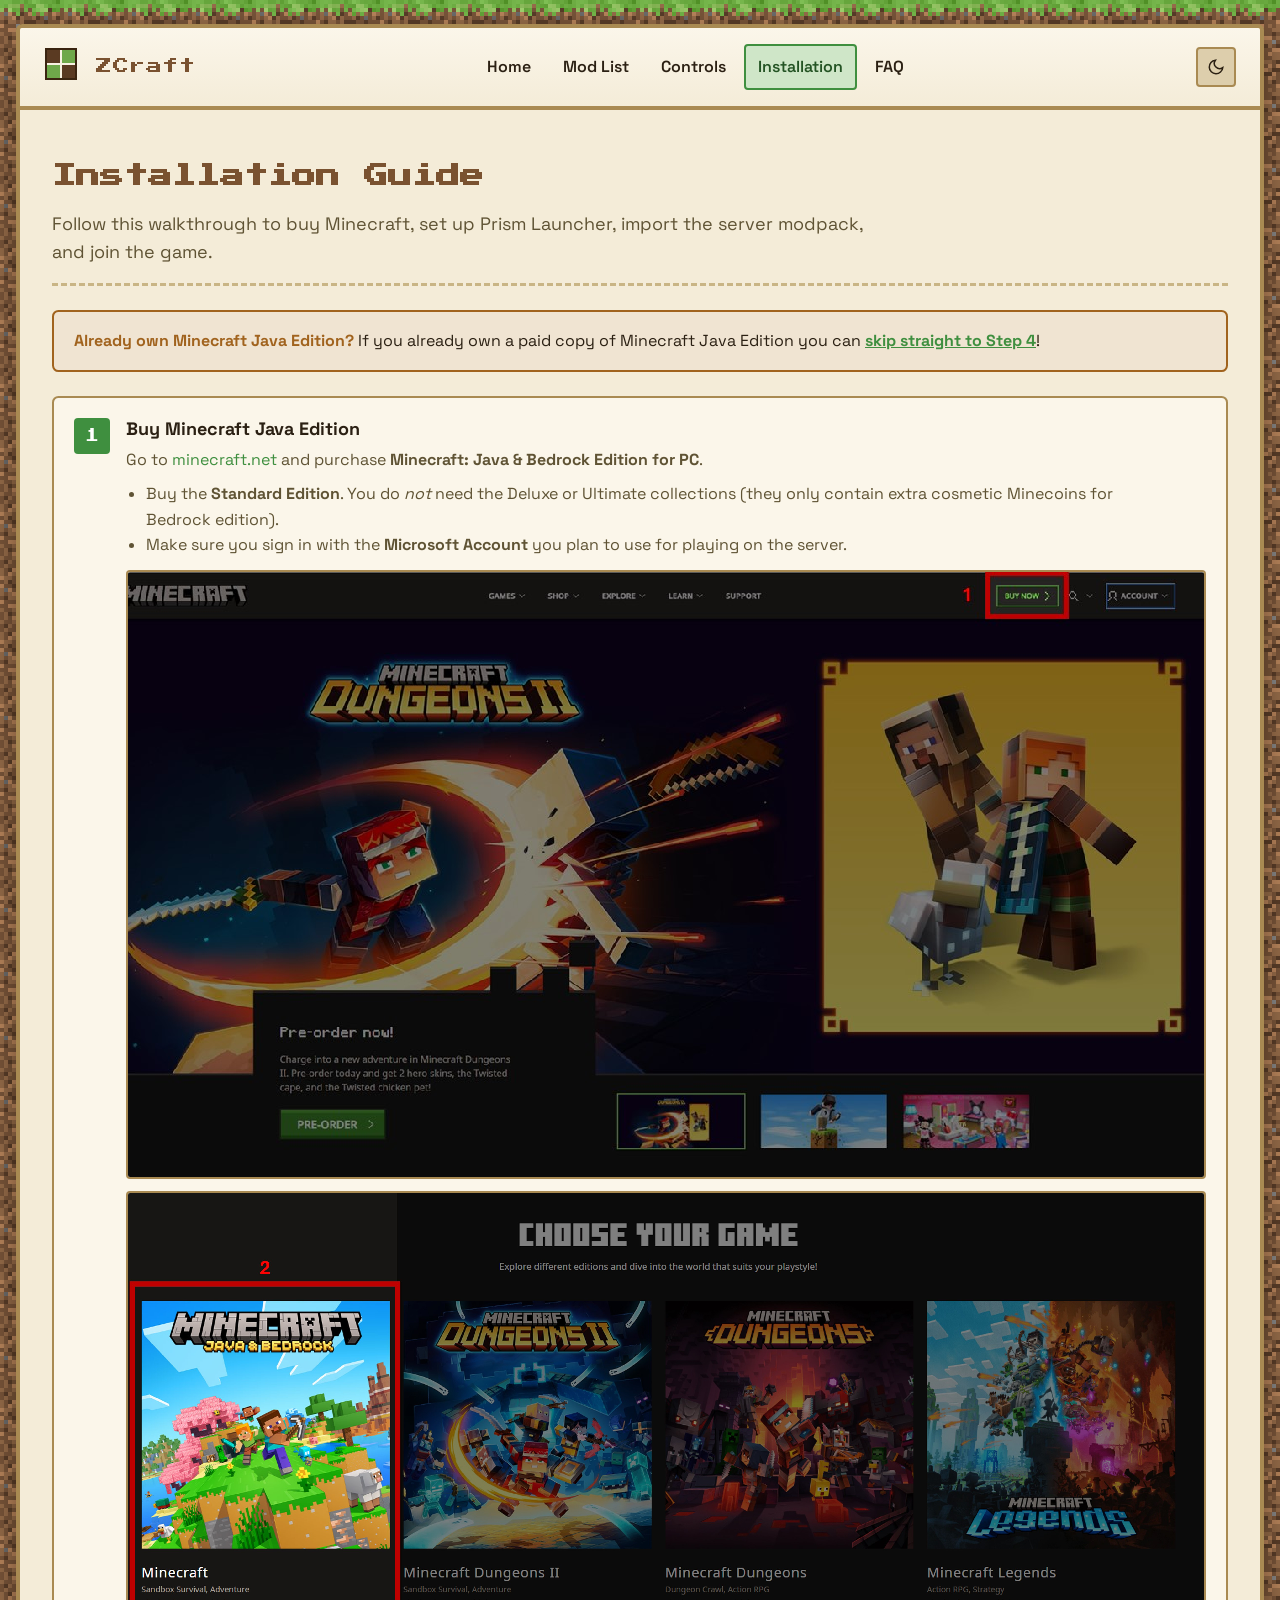
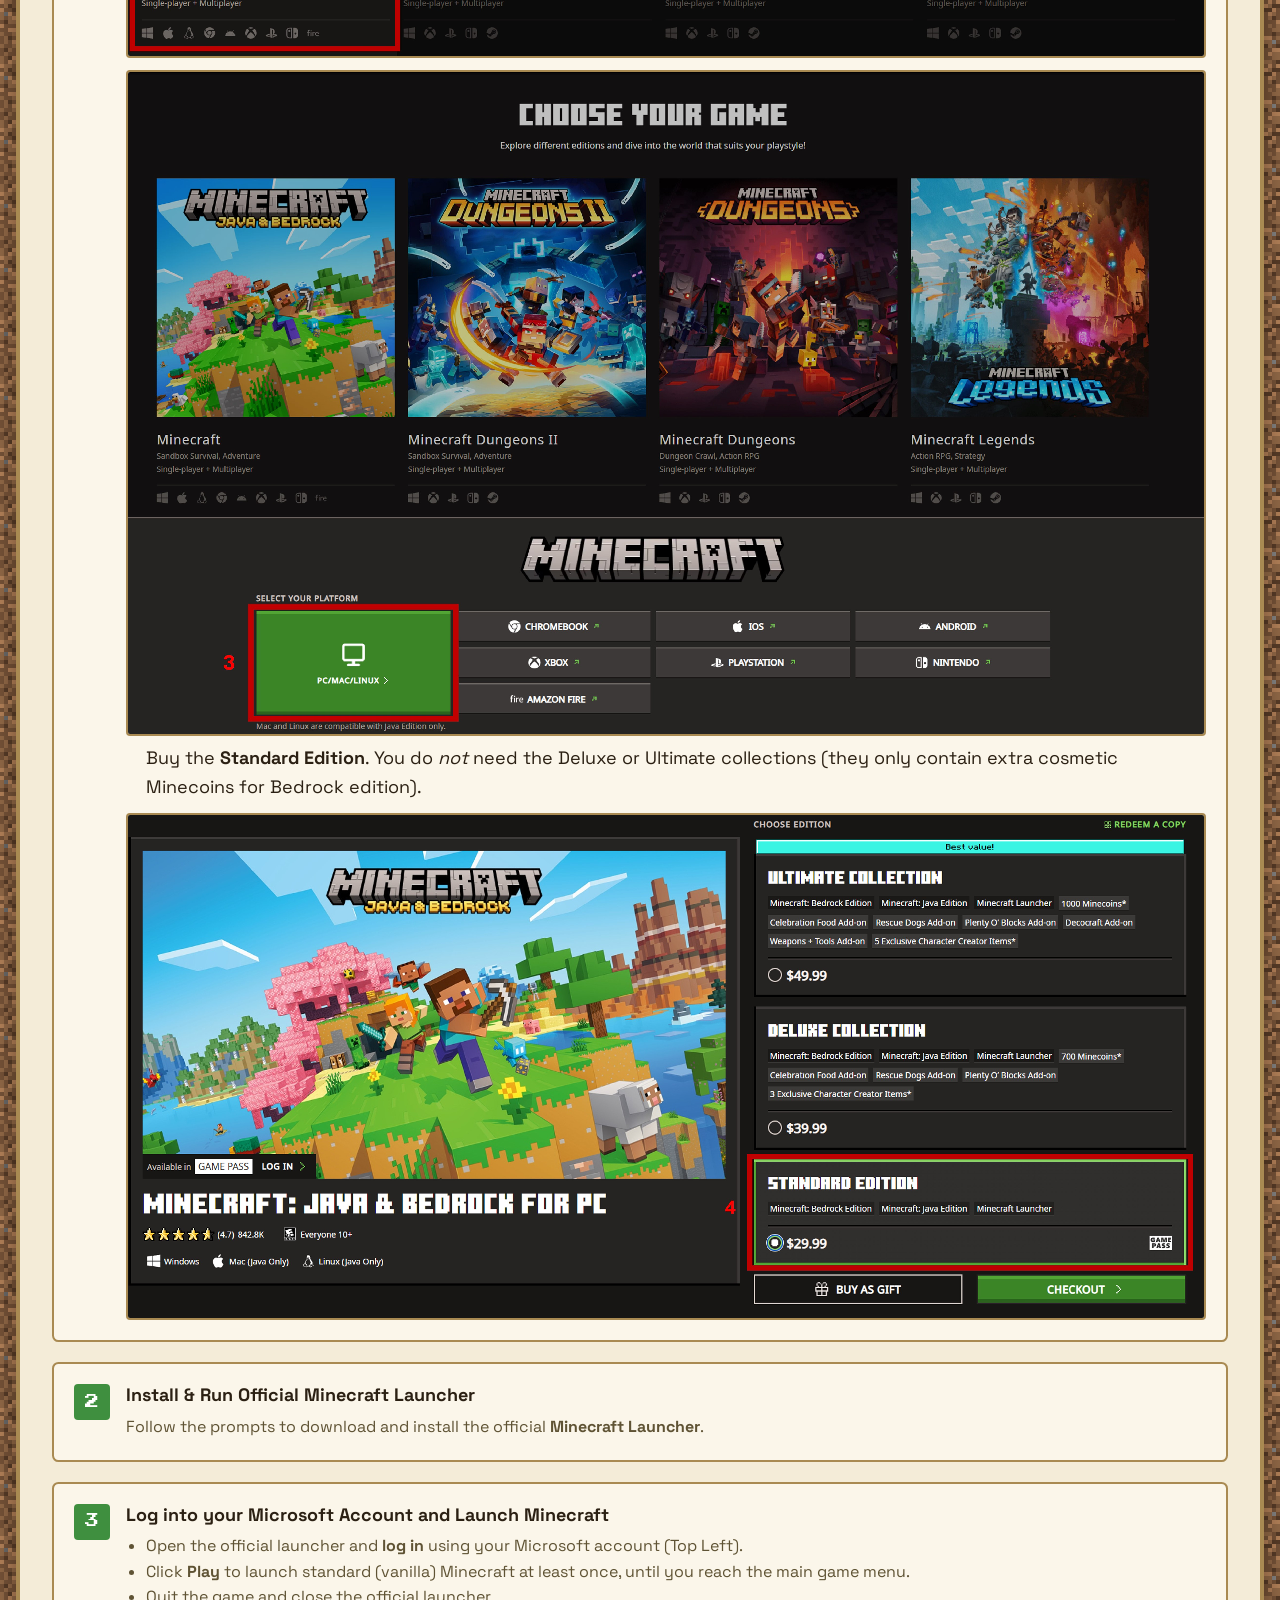
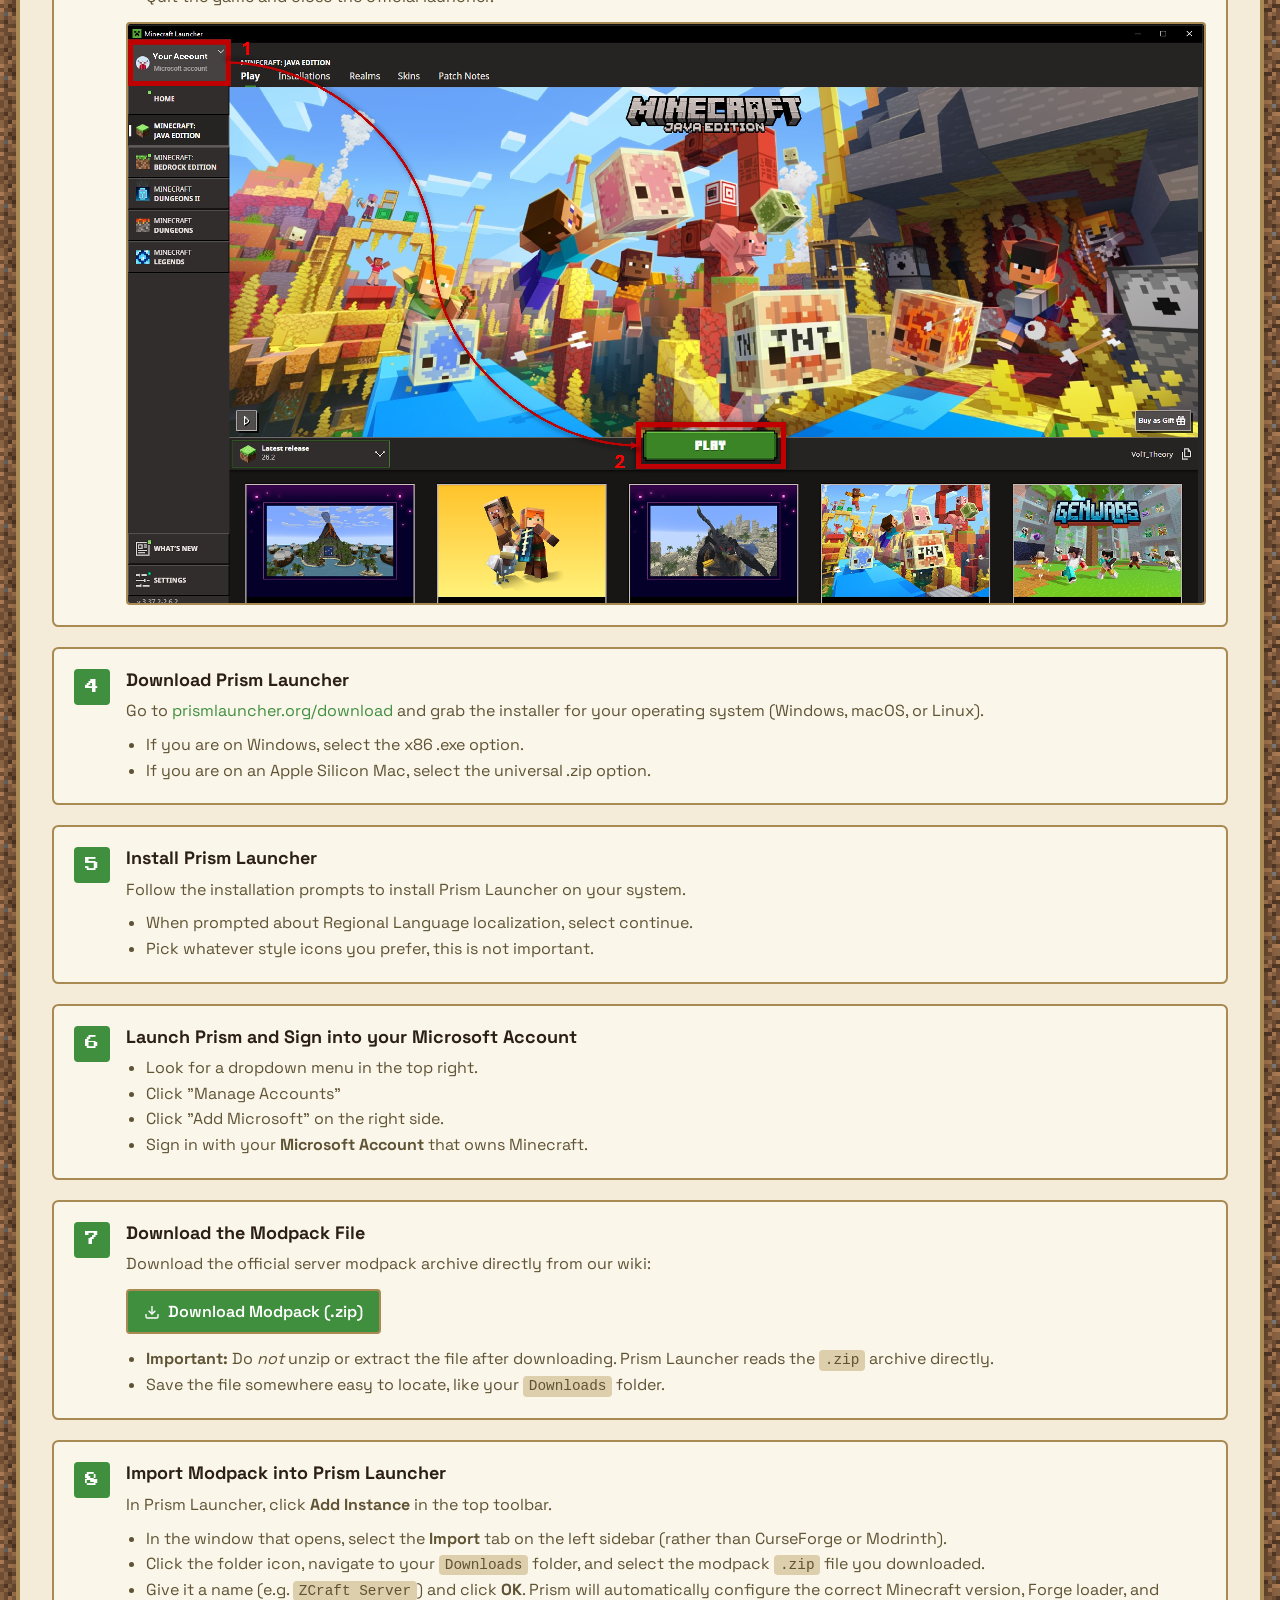
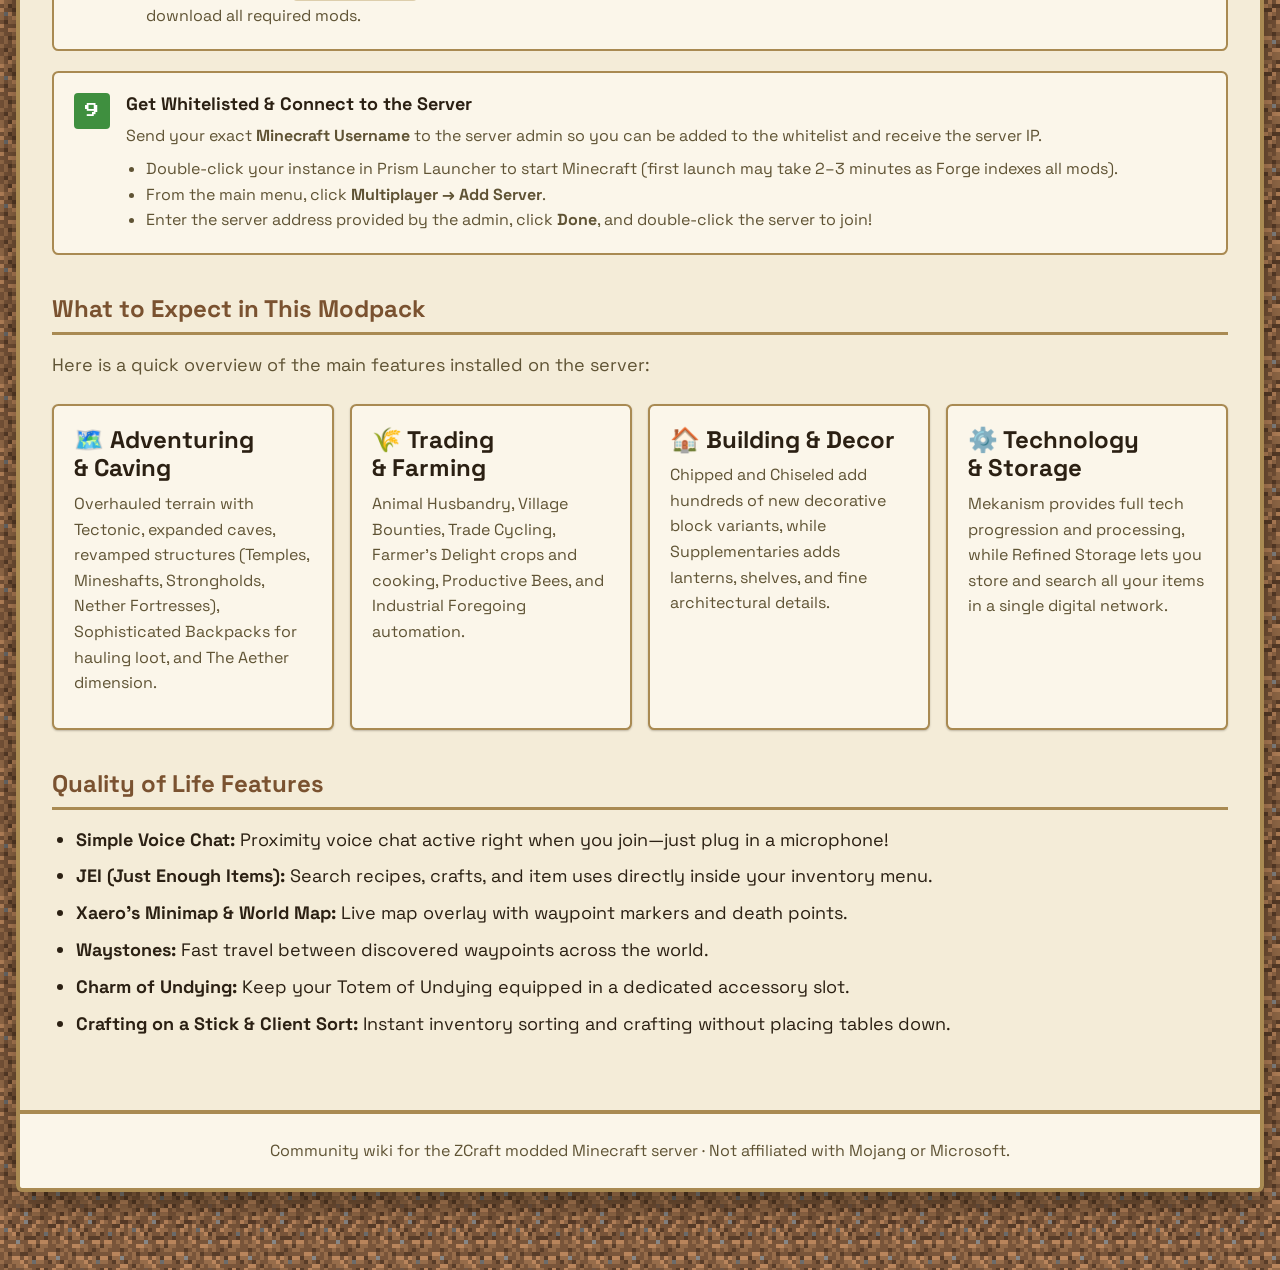
<file: install.html>
<!DOCTYPE html>
<html lang="en">

<head>
  <meta charset="UTF-8">
  <meta name="viewport" content="width=device-width, initial-scale=1.0">
  <title>Installation Guide · ZCraft Wiki</title>
  <meta name="description"
    content="Step-by-step guide to purchasing Minecraft, installing Prism Launcher, importing the modpack, and joining the server.">
  <link rel="icon"
    href="data:image/svg+xml,%3Csvg xmlns=%27http://www.w3.org/2000/svg%27 viewBox=%270 0 40 40%27%3E%3Crect width=%2720%27 height=%2720%27 fill=%27%235a3a22%27/%3E%3Crect x=%2720%27 width=%2720%27 height=%2720%27 fill=%27%236fa84a%27/%3E%3Crect y=%2720%27 width=%2720%27 height=%2720%27 fill=%27%236fa84a%27/%3E%3Crect x=%2720%27 y=%2720%27 width=%2720%27 height=%2720%27 fill=%27%235a3a22%27/%3E%3C/svg%3E">
  <script>
    (function () {
      var saved = localStorage.getItem('theme');
      var systemDark = window.matchMedia('(prefers-color-scheme: dark)').matches;
      var theme = saved ? saved : (systemDark ? 'dark' : 'light');
      document.documentElement.setAttribute('data-theme', theme);
    })();
  </script>
  <link rel="stylesheet" href="css/style.css?v=1.1">
</head>

<body>
  <a class="sr-only" href="#main">Skip to content</a>
  <div class="page-wrap">
    <div class="site-panel">
      <header class="site-header">
        <div class="brand">
          <svg class="brand-mark" viewBox="0 0 40 40" fill="none" aria-hidden="true">
            <rect x="2" y="2" width="14" height="14" fill="#5a3a22" />
            <rect x="18" y="2" width="14" height="14" fill="#6fa84a" />
            <rect x="2" y="18" width="14" height="14" fill="#6fa84a" />
            <rect x="18" y="18" width="14" height="14" fill="#5a3a22" />
            <rect x="2" y="2" width="30" height="30" fill="none" stroke="#3a2410" stroke-width="2" />
          </svg>
          <span class="brand-name">ZCraft</span>
        </div>
        <button class="mobile-nav-toggle" data-nav-toggle aria-label="Toggle navigation" aria-expanded="false">
          <svg width="20" height="20" viewBox="0 0 24 24" fill="none" stroke="currentColor" stroke-width="2">
            <path d="M3 12h18M3 6h18M3 18h18" />
          </svg>
        </button>
        <nav class="main-nav" data-main-nav aria-label="Primary">
          <a href="index.html">Home</a>
          <a href="mods.html">Mod List</a>
          <a href="controls.html">Controls</a>
          <a href="install.html" aria-current="page">Installation</a>
          <a href="faq.html">FAQ</a>
        </nav>
        <button class="theme-toggle" data-theme-toggle aria-label="Switch to light mode"></button>
      </header>
      <div class="site-body">

        <main id="main">
          <section class="hero" style="padding-block: var(--space-4); margin-bottom: var(--space-6);">
            <h1 style="font-size: var(--text-lg);">Installation Guide</h1>
            <p style="font-size: var(--text-base);">Follow this walkthrough to buy Minecraft, set up Prism Launcher,
              import the server modpack, and join the game.</p>
          </section>

          <div class="callout">
            <strong>Already own Minecraft Java Edition?</strong> If you already own a paid copy of Minecraft Java
            Edition you can <a href="#step-4" style="font-weight: 700; text-decoration: underline;">skip straight to Step 4</a>!
          </div>

          <div class="step-list">

            <!-- Step 1: Purchasing Minecraft -->
            <div class="step">
              <div class="step-num">1</div>
              <div class="step-body">
                <h3>Buy Minecraft Java Edition</h3>
                <p>Go to <a href="https://www.minecraft.net/en-us/"
                    target="_blank" rel="noopener noreferrer">minecraft.net</a> and purchase <strong>Minecraft: Java
                    &amp; Bedrock Edition for PC</strong>.</p>
                <ul>
                  <li>Buy the <strong>Standard Edition</strong>. You do <em>not</em> need the Deluxe or Ultimate
                    collections (they only contain extra cosmetic Minecoins for Bedrock edition).</li>
                  <li>Make sure you sign in with the <strong>Microsoft Account</strong> you plan to use for playing on
                    the server.</li>
                </ul>

                <!-- STEP 1 IMAGE PLACEHOLDER -->
                <img src="assets/img/Step_1.JPG" alt="Minecraft Store checkout showing Standard Edition"
                  style="margin-top: var(--space-3); border: 2px solid var(--color-border); border-radius: var(--radius-sm); max-width: 100%; height: auto;">
                <!-- STEP 2 IMAGE PLACEHOLDER -->
                <img src="assets/img/Step_2.JPG" alt="Minecraft Java"
                  style="margin-top: var(--space-3); border: 2px solid var(--color-border); border-radius: var(--radius-sm); max-width: 100%; height: auto;">
                <!-- STEP 3 IMAGE PLACEHOLDER -->
                <img src="assets/img/Step_3.JPG" alt="PC/Mac/Linux"
                  style="margin-top: var(--space-3); border: 2px solid var(--color-border); border-radius: var(--radius-sm); max-width: 100%; height: auto;">
                <ul>
                  Buy the <strong>Standard Edition</strong>. You do <em>not</em> need the Deluxe or Ultimate
                    collections (they only contain extra cosmetic Minecoins for Bedrock edition).
                </ul>
                <!-- STEP 4 IMAGE PLACEHOLDER -->
                <img src="assets/img/Step_4.JPG" alt="Standard Edition"
                  style="margin-top: var(--space-3); border: 2px solid var(--color-border); border-radius: var(--radius-sm); max-width: 100%; height: auto;">
              </div>
            </div>

            <!-- Step 2 -->
            <div class="step">
              <div class="step-num">2</div>
              <div class="step-body">
                <h3>Install &amp; Run Official Minecraft Launcher</h3>
                <p>Follow the prompts to download and install the official <strong>Minecraft Launcher</strong>.</p>
              </div>
            </div>

            <!-- Step 3: Launch Minecraft -->
            <div class="step">
              <div class="step-num">3</div>
              <div class="step-body">
                <h3>Log into your Microsoft Account and Launch Minecraft</h3>
                <ul>
                  <li>Open the official launcher and <strong>log in</strong> using your Microsoft account (Top Left).</li>
                  <li>Click <strong>Play</strong> to launch standard (vanilla) Minecraft at least once, until you reach
                    the main game menu.</li>
                  <li>Quit the game and close the official launcher.</li>
                </ul>

                <!-- IMAGE PLACEHOLDER -->
                <img src="assets/img/Step_6-7.JPG" alt="Login and Play"
                  style="margin-top: var(--space-3); border: 2px solid var(--color-border); border-radius: var(--radius-sm); max-width: 100%; height: auto;">
              </div>
            </div>

            <!-- Step 4: Install Prism Launcher -->
            <div class="step" id="step-4">
              <div class="step-num">4</div>
              <div class="step-body">
                <h3>Download Prism Launcher</h3>
                <p>Go to <a href="https://prismlauncher.org/download/" target="_blank"
                    rel="noopener noreferrer">prismlauncher.org/download</a> and grab the installer for your operating
                  system (Windows, macOS, or Linux).</p>
                <ul>
                  <li>If you are on Windows, select the x86 .exe option.</li>
                  <li>If you are on an Apple Silicon Mac, select the universal .zip option.</li>
                </ul>
              </div>
            </div>

            <!-- Step 5: Install Prism Launcher -->
            <div class="step">
              <div class="step-num">5</div>
              <div class="step-body">
                <h3>Install Prism Launcher</h3>
                <p>Follow the installation prompts to install Prism Launcher on your system.</p>
                <ul>
                  <li>When prompted about Regional Language localization, select continue.</li>
                  <li>Pick whatever style icons you prefer, this is not important.</li>
                </ul>
              </div>
            </div>

            <!-- Step 6: Sign into your Microsoft Account -->
            <div class="step">
              <div class="step-num">6</div>
              <div class="step-body">
                <h3>Launch Prism and Sign into your Microsoft Account</h3>
                <ul>
                  <li>Look for a dropdown menu in the top right.</li>
                  <li>Click "Manage Accounts"</li>
                  <li>Click "Add Microsoft" on the right side.</li>
                  <li>Sign in with your <strong>Microsoft Account</strong> that owns Minecraft.</li>
                </ul>
              </div>
            </div>

            <!-- Step 7: Download Modpack File -->
            <div class="step">
              <div class="step-num">7</div>
              <div class="step-body">
                <h3>Download the Modpack File</h3>
                <p>Download the official server modpack archive directly from our wiki:</p>
            
                <p style="margin-block: var(--space-3);">
                  <a href="./assets/img/ZCraft_noDH.zip" download class="btn">
                    <svg width="16" height="16" viewBox="0 0 24 24" fill="none" stroke="currentColor" stroke-width="2"
                      aria-hidden="true">
                      <path d="M21 15v4a2 2 0 0 1-2 2H5a2 2 0 0 1-2-2v-4" />
                      <polyline points="7 10 12 15 17 10" />
                      <line x1="12" y1="15" x2="12" y2="3" />
                    </svg>
                    Download Modpack (.zip)
                  </a>
                </p>
            
                <ul>
                  <li><strong>Important:</strong> Do <em>not</em> unzip or extract the file after downloading. Prism Launcher reads
                    the <code>.zip</code> archive directly.</li>
                  <li>Save the file somewhere easy to locate, like your <code>Downloads</code> folder.</li>
                </ul>
              </div>
            </div>

            <!-- Step 8: Import Instance -->
            <div class="step">
              <div class="step-num">8</div>
              <div class="step-body">
                <h3>Import Modpack into Prism Launcher</h3>
                <p>In Prism Launcher, click <strong>Add Instance</strong> in the top toolbar.</p>
                <ul>
                  <li>In the window that opens, select the <strong>Import</strong> tab on the left sidebar (rather than
                    CurseForge or Modrinth).</li>
                  <li>Click the folder icon, navigate to your <code>Downloads</code> folder, and select the modpack
                    <code>.zip</code> file you downloaded.</li>
                  <li>Give it a name (e.g. <code>ZCraft Server</code>) and click <strong>OK</strong>. Prism
                    will automatically configure the correct Minecraft version, Forge loader, and download all required
                    mods.</li>
                </ul>
              </div>
            </div>

            <!-- Step 9: Whitelist & Server Join -->
            <div class="step">
              <div class="step-num">9</div>
              <div class="step-body">
                <h3>Get Whitelisted &amp; Connect to the Server</h3>
                <p>Send your exact <strong>Minecraft Username</strong> to the server admin so you can be added to
                  the whitelist and receive the server IP.</p>
                <ul>
                  <li>Double-click your instance in Prism Launcher to start Minecraft (first launch may take 2&ndash;3
                    minutes as Forge indexes all mods).</li>
                  <li>From the main menu, click <strong>Multiplayer &rarr; Add Server</strong>.</li>
                  <li>Enter the server address provided by the admin, click <strong>Done</strong>, and double-click
                    the server to join!</li>
                </ul>
              </div>
            </div>

          </div>

          <!-- Modpack Features Overview -->
          <section style="margin-top: var(--space-10);">
            <h2>What to Expect in This Modpack</h2>
            <p style="margin-bottom: var(--space-4); color: var(--color-text-muted);">Here is a quick overview of the
              main features installed on the server:</p>

            <div class="card-grid">
              <div class="card">
                <h3>🗺️ Adventuring &amp; Caving</h3>
                <p>Overhauled terrain with Tectonic, expanded caves, revamped structures (Temples, Mineshafts,
                  Strongholds, Nether Fortresses), Sophisticated Backpacks for hauling loot, and The Aether dimension.
                </p>
              </div>

              <div class="card">
                <h3>🌾 Trading &amp; Farming</h3>
                <p>Animal Husbandry, Village Bounties, Trade Cycling, Farmer's Delight crops and cooking, Productive
                  Bees, and Industrial Foregoing automation.</p>
              </div>

              <div class="card">
                <h3>🏠 Building &amp; Decor</h3>
                <p>Chipped and Chiseled add hundreds of new decorative block variants, while Supplementaries adds
                  lanterns, shelves, and fine architectural details.</p>
              </div>

              <div class="card">
                <h3>⚙️ Technology &amp; Storage</h3>
                <p>Mekanism provides full tech progression and processing, while Refined Storage lets you store and
                  search all your items in a single digital network.</p>
              </div>
            </div>
          </section>

          <!-- Quality of Life Callout -->
          <section style="margin-top: var(--space-8);">
            <h2>Quality of Life Features</h2>
            <div class="prose">
              <ul>
                <li><strong>Simple Voice Chat:</strong> Proximity voice chat active right when you join—just plug in a
                  microphone!</li>
                <li><strong>JEI (Just Enough Items):</strong> Search recipes, crafts, and item uses directly inside your
                  inventory menu.</li>
                <li><strong>Xaero's Minimap &amp; World Map:</strong> Live map overlay with waypoint markers and death
                  points.</li>
                <li><strong>Waystones:</strong> Fast travel between discovered waypoints across the world.</li>
                <li><strong>Charm of Undying:</strong> Keep your Totem of Undying equipped in a dedicated accessory
                  slot.</li>
                <li><strong>Crafting on a Stick &amp; Client Sort:</strong> Instant inventory sorting and crafting
                  without placing tables down.</li>
              </ul>
            </div>
          </section>

        </main>
      </div>
      <footer class="site-footer">
        <p>Community wiki for the ZCraft modded Minecraft server &middot; Not affiliated with Mojang or
          Microsoft.</p>
      </footer>
    </div>
  </div>

  <script src="js/main.js?v=1.1"></script>
</body>

</html>
</file>
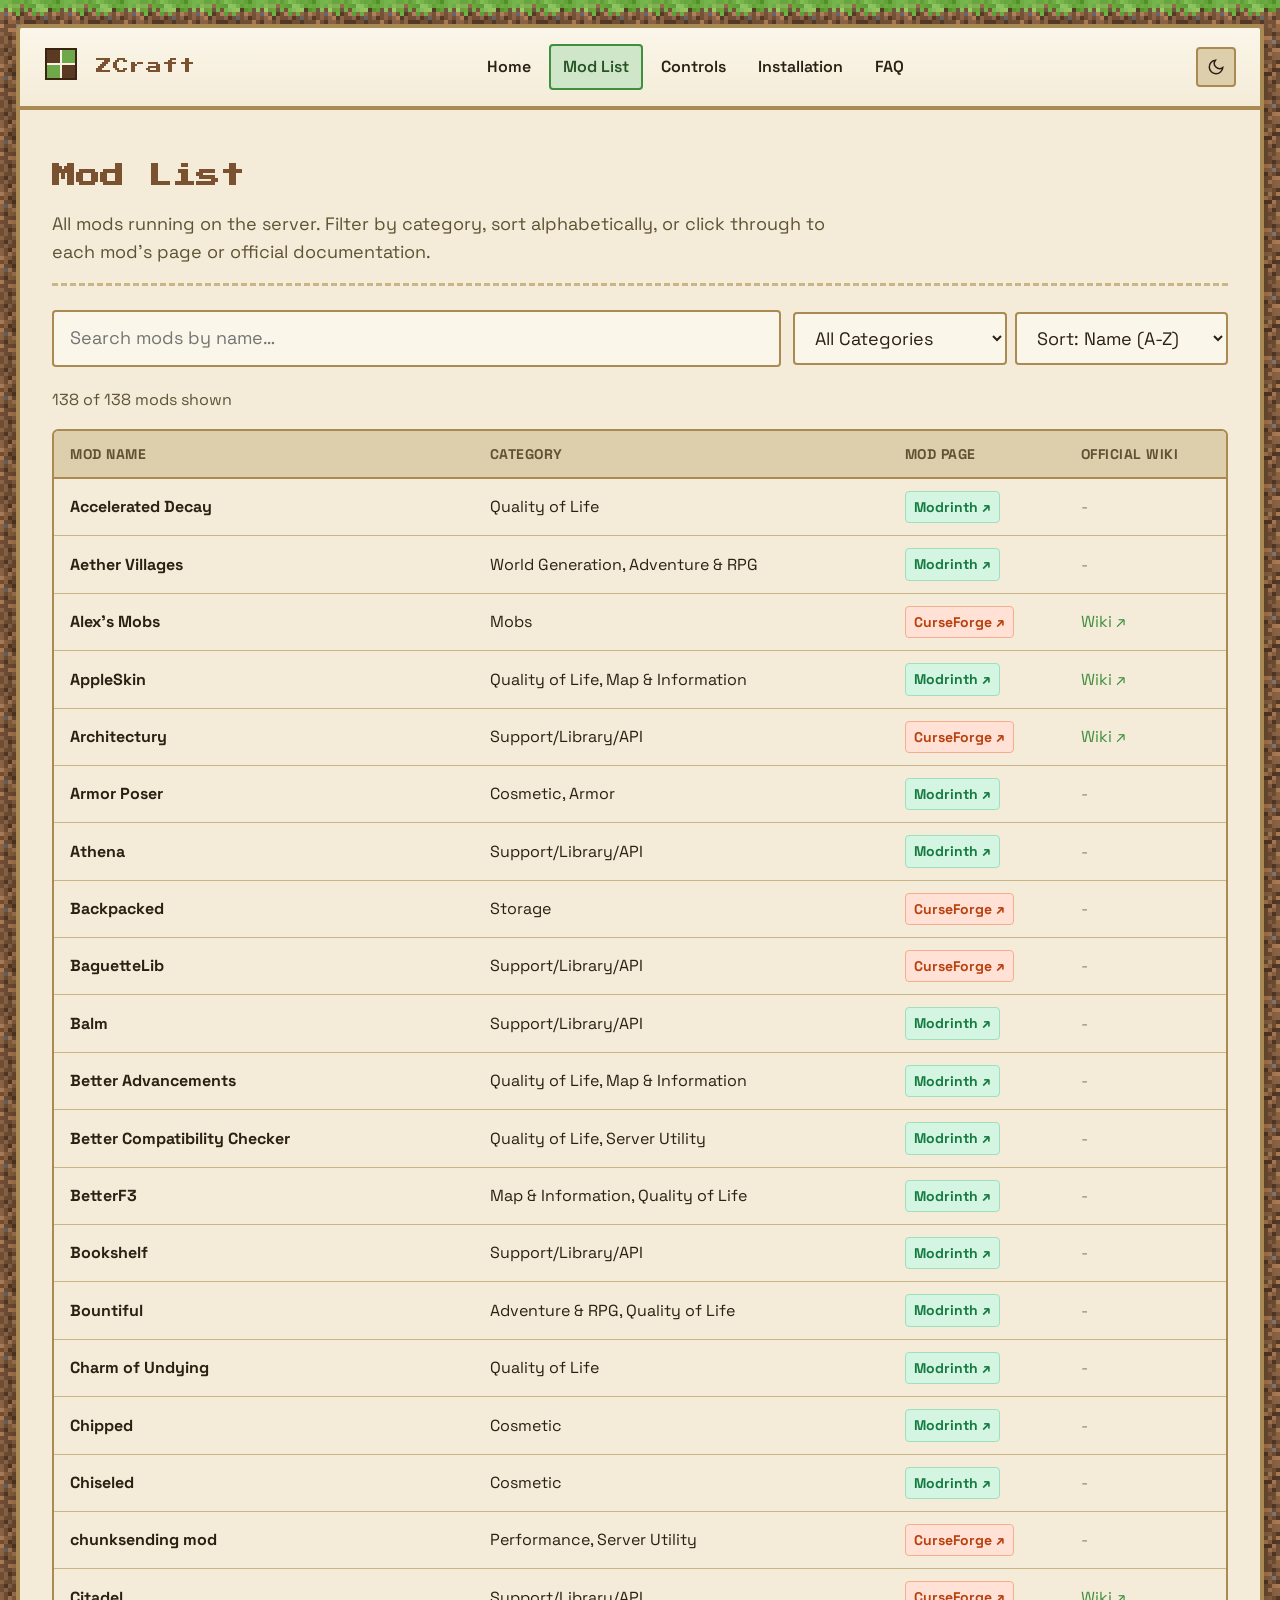
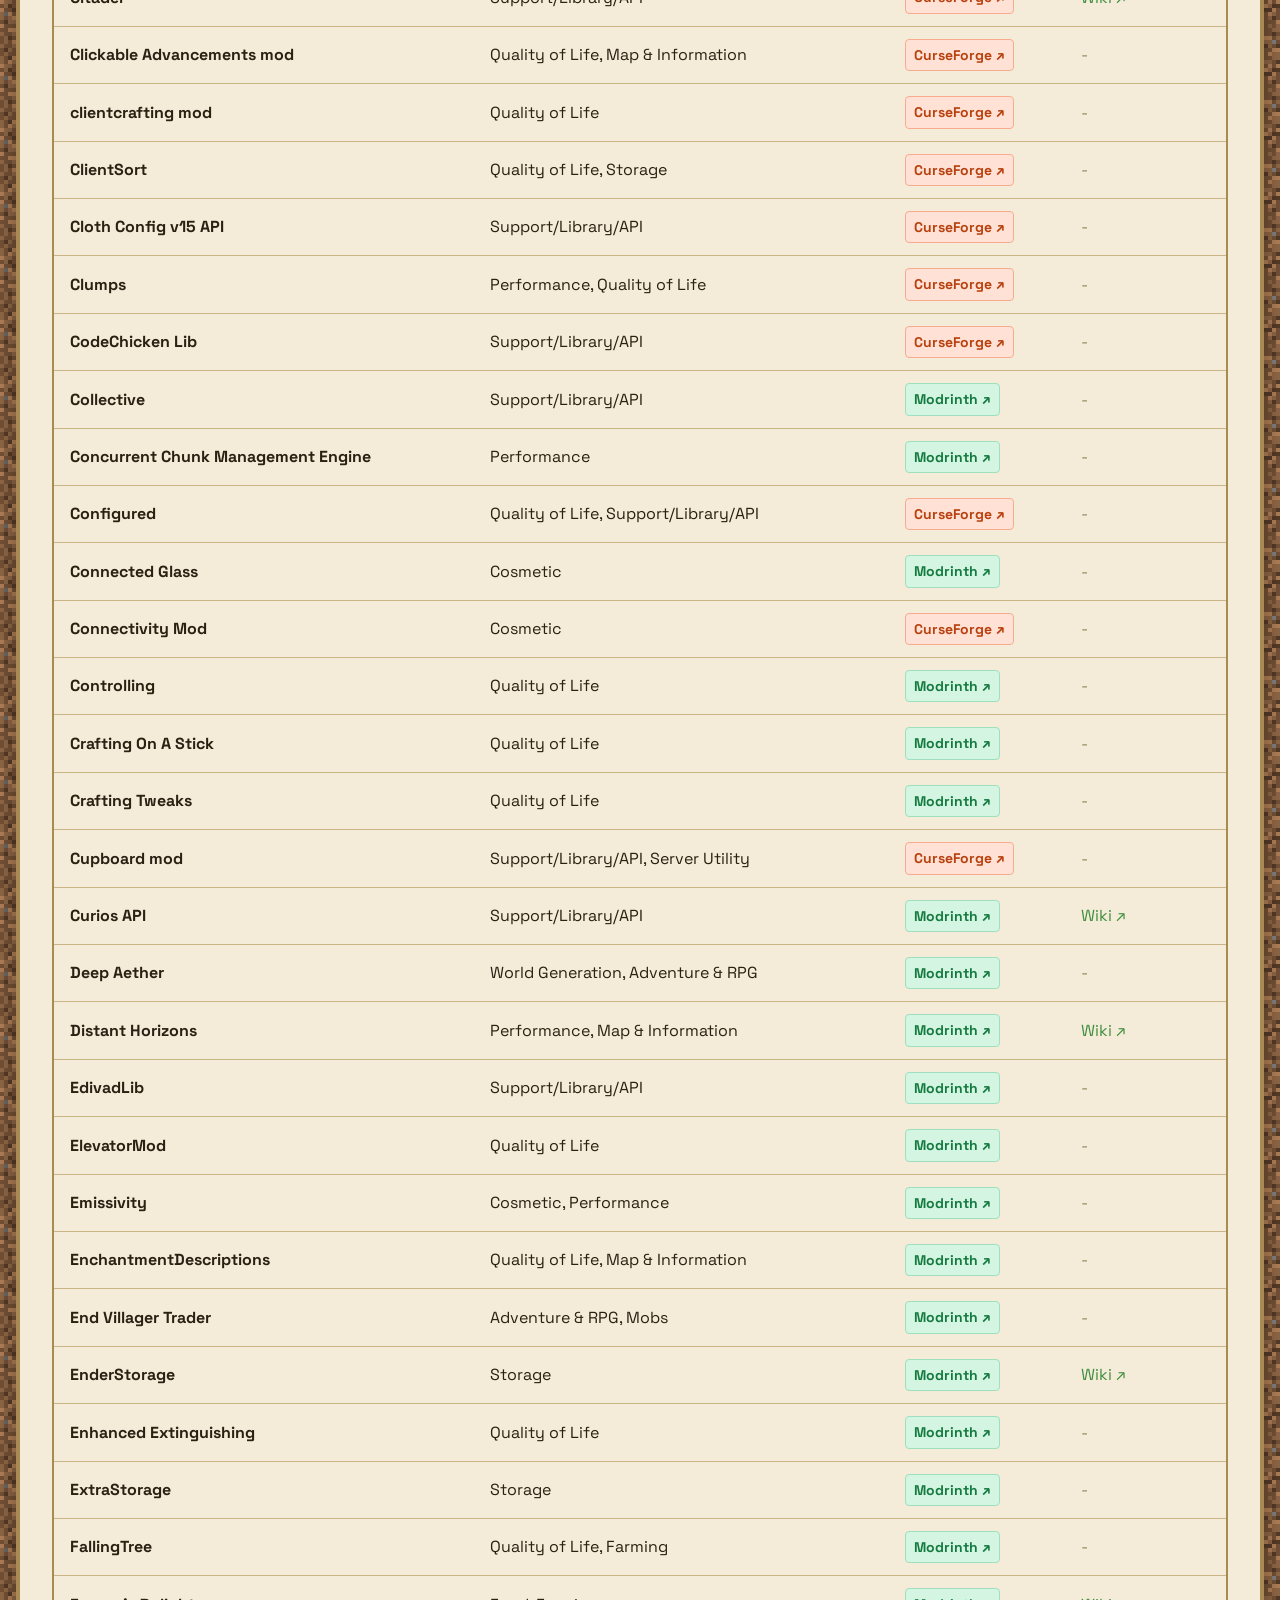
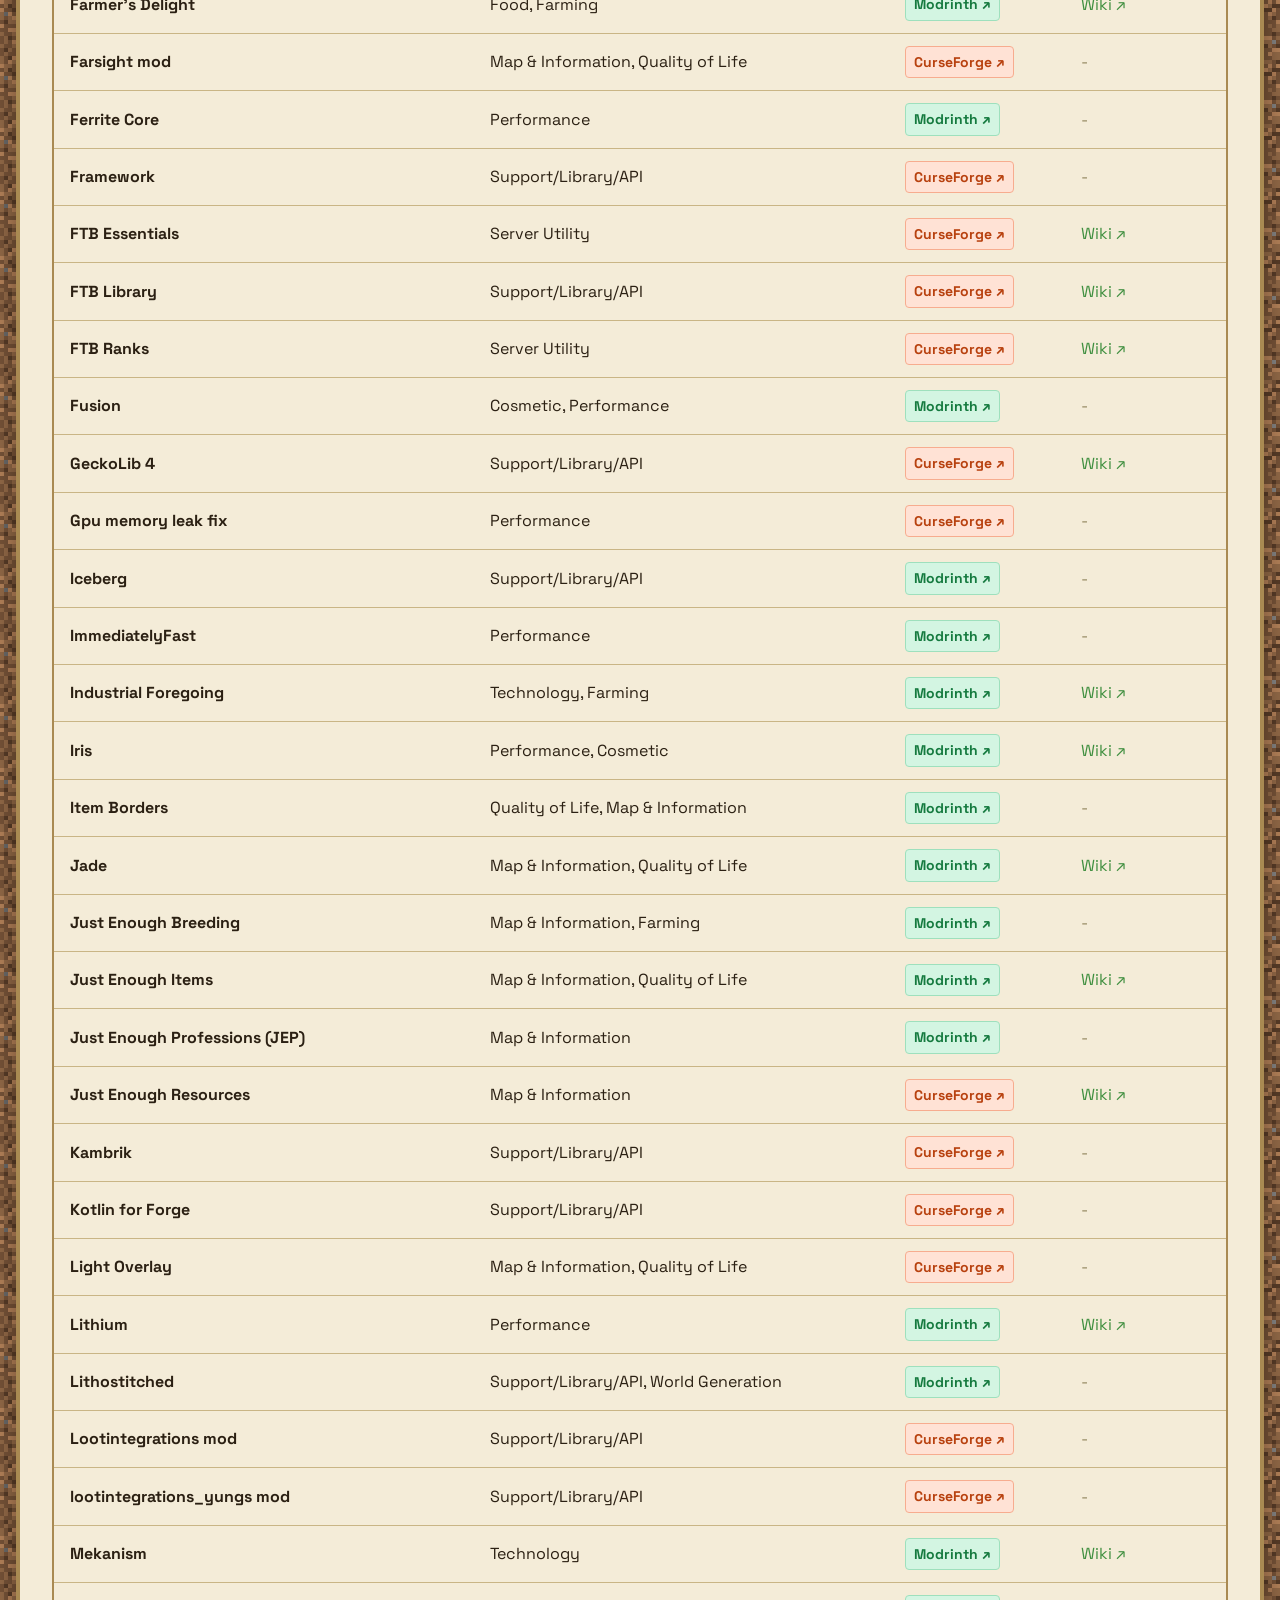
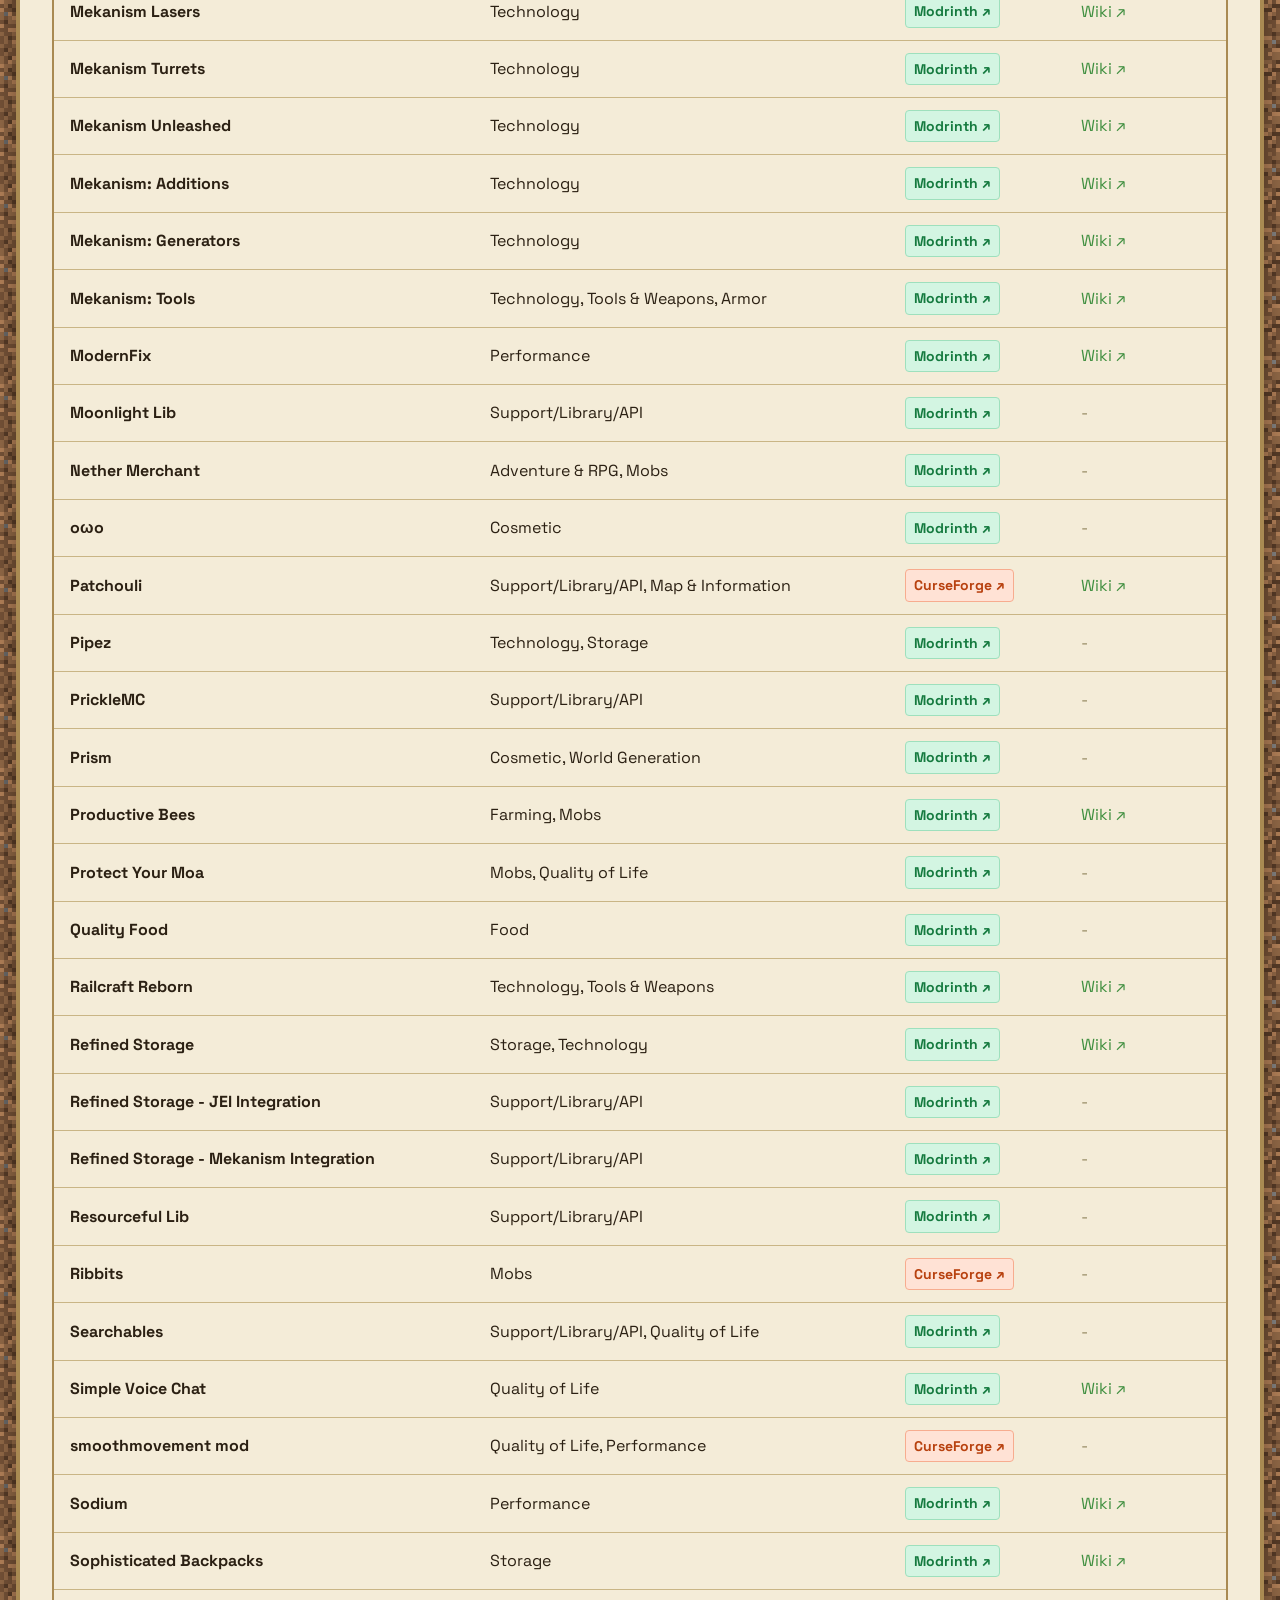
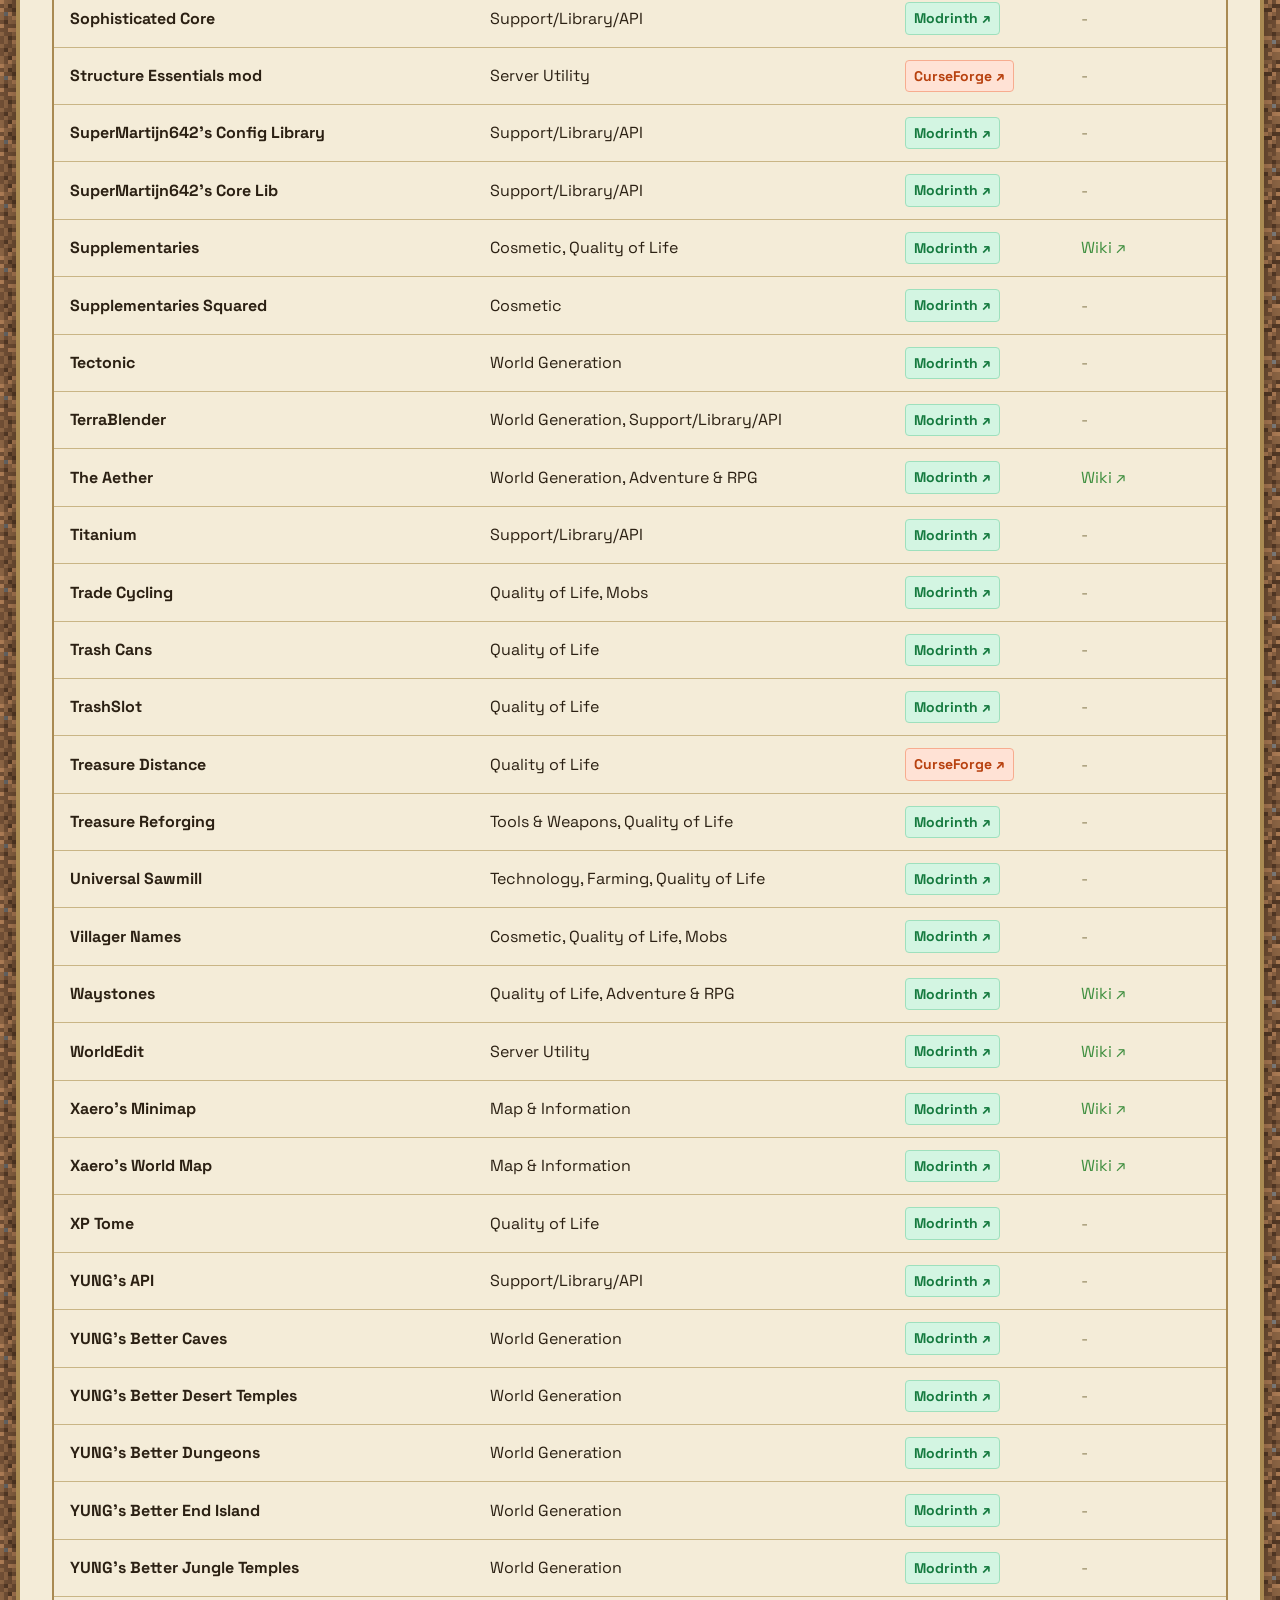
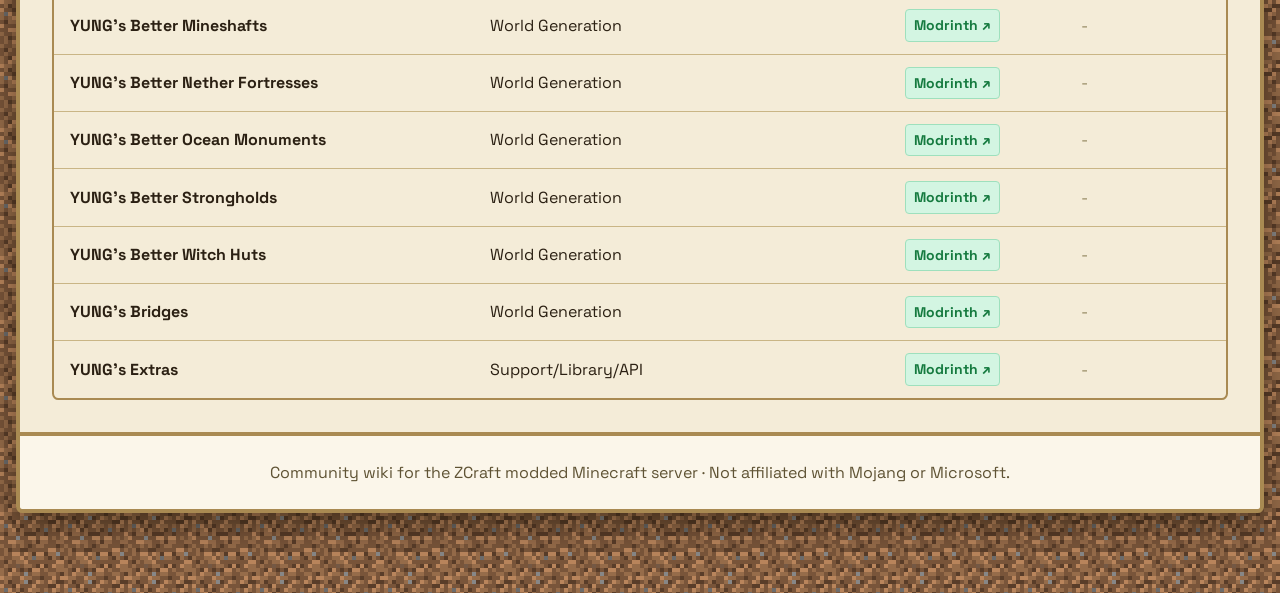
<file: mods.html>
<!DOCTYPE html>
<html lang="en">

<head>
  <meta charset="UTF-8">
  <meta name="viewport" content="width=device-width, initial-scale=1.0">
  <title>Mod List · ZCraft Wiki</title>
  <meta name="description"
    content="Full list of mods running on the server with links to Modrinth, CurseForge, and official wikis.">
  <link rel="icon"
    href="data:image/svg+xml,%3Csvg xmlns=%27http://www.w3.org/2000/svg%27 viewBox=%270 0 40 40%27%3E%3Crect width=%2720%27 height=%2720%27 fill=%27%235a3a22%27/%3E%3Crect x=%2720%27 width=%2720%27 height=%2720%27 fill=%27%236fa84a%27/%3E%3Crect y=%2720%27 width=%2720%27 height=%2720%27 fill=%27%236fa84a%27/%3E%3Crect x=%2720%27 y=%2720%27 width=%2720%27 height=%2720%27 fill=%27%235a3a22%27/%3E%3C/svg%3E">
  <script>
    (function () {
      var saved = localStorage.getItem('theme');
      var systemDark = window.matchMedia('(prefers-color-scheme: dark)').matches;
      var theme = saved ? saved : (systemDark ? 'dark' : 'light');
      document.documentElement.setAttribute('data-theme', theme);
    })();
  </script>
  <link rel="stylesheet" href="css/style.css">
</head>

<body>
  <a class="sr-only" href="#main">Skip to content</a>
  <div class="page-wrap">
    <div class="site-panel">
      <header class="site-header">
        <div class="brand">
          <svg class="brand-mark" viewBox="0 0 40 40" fill="none" aria-hidden="true">
            <rect x="2" y="2" width="14" height="14" fill="#5a3a22" />
            <rect x="18" y="2" width="14" height="14" fill="#6fa84a" />
            <rect x="2" y="18" width="14" height="14" fill="#6fa84a" />
            <rect x="18" y="18" width="14" height="14" fill="#5a3a22" />
            <rect x="2" y="2" width="30" height="30" fill="none" stroke="#3a2410" stroke-width="2" />
          </svg>
          <span class="brand-name">ZCraft</span>
        </div>
        <button class="mobile-nav-toggle" data-nav-toggle aria-label="Toggle navigation" aria-expanded="false">
          <svg width="20" height="20" viewBox="0 0 24 24" fill="none" stroke="currentColor" stroke-width="2">
            <path d="M3 12h18M3 6h18M3 18h18" />
          </svg>
        </button>
        <nav class="main-nav" data-main-nav aria-label="Primary">
          <a href="index.html">Home</a>
          <a href="mods.html" aria-current="page">Mod List</a>
          <a href="controls.html">Controls</a>
          <a href="install.html">Installation</a>
          <a href="faq.html">FAQ</a>
        </nav>
        <button class="theme-toggle" data-theme-toggle aria-label="Switch to light mode"></button>
      </header>
      <div class="site-body">

        <main id="main">
          <section class="hero" style="padding-block: var(--space-4); margin-bottom: var(--space-6);">
            <h1 style="font-size: var(--text-lg);">Mod List</h1>
            <p style="font-size: var(--text-base);">All mods running on the server. Filter by category, sort
              alphabetically, or click through to each mod's page or official documentation.</p>
          </section>

          <div class="mod-toolbar">
            <input type="search" id="mod-search" class="mod-search" placeholder="Search mods by name&hellip;"
              aria-label="Search mods">

            <div class="mod-filter-group" style="display: flex; gap: var(--space-2); flex-wrap: wrap;">
              <select id="category-filter" class="mod-search" style="flex: 1 1 180px; min-width: 160px;"
                aria-label="Filter by category">
                <option value="all">All Categories</option>
              </select>

              <select id="sort-order" class="mod-search" style="flex: 1 1 180px; min-width: 160px;"
                aria-label="Sort order">
                <option value="name-asc">Sort: Name (A-Z)</option>
                <option value="name-desc">Sort: Name (Z-A)</option>
                <option value="category-asc">Sort: Category</option>
              </select>
            </div>
          </div>

          <p class="mod-count" id="mod-count"></p>

          <div class="mod-table-wrap">
            <table class="mod-table">
              <thead>
                <tr>
                  <th scope="col">Mod Name</th>
                  <th scope="col">Category</th>
                  <th scope="col">Mod Page</th>
                  <th scope="col">Official Wiki</th>
                </tr>
              </thead>
              <tbody id="mod-tbody"></tbody>
            </table>
            <div class="empty-state" id="mod-empty" hidden>
              <p>No mods match your search or selected category. Try clearing filters.</p>
            </div>
          </div>

        </main>
      </div>
      <footer class="site-footer">
        <p>Community wiki for the ZCraft modded Minecraft server &middot; Not affiliated with Mojang or
          Microsoft.</p>
      </footer>
    </div>
  </div>

  <script src="js/main.js?v=1.1"></script>
  <script src="mods_data.js?v=1.1"></script>
  <script src="js/mods.js?v=1.1"></script>
</body>

</html>
</file>
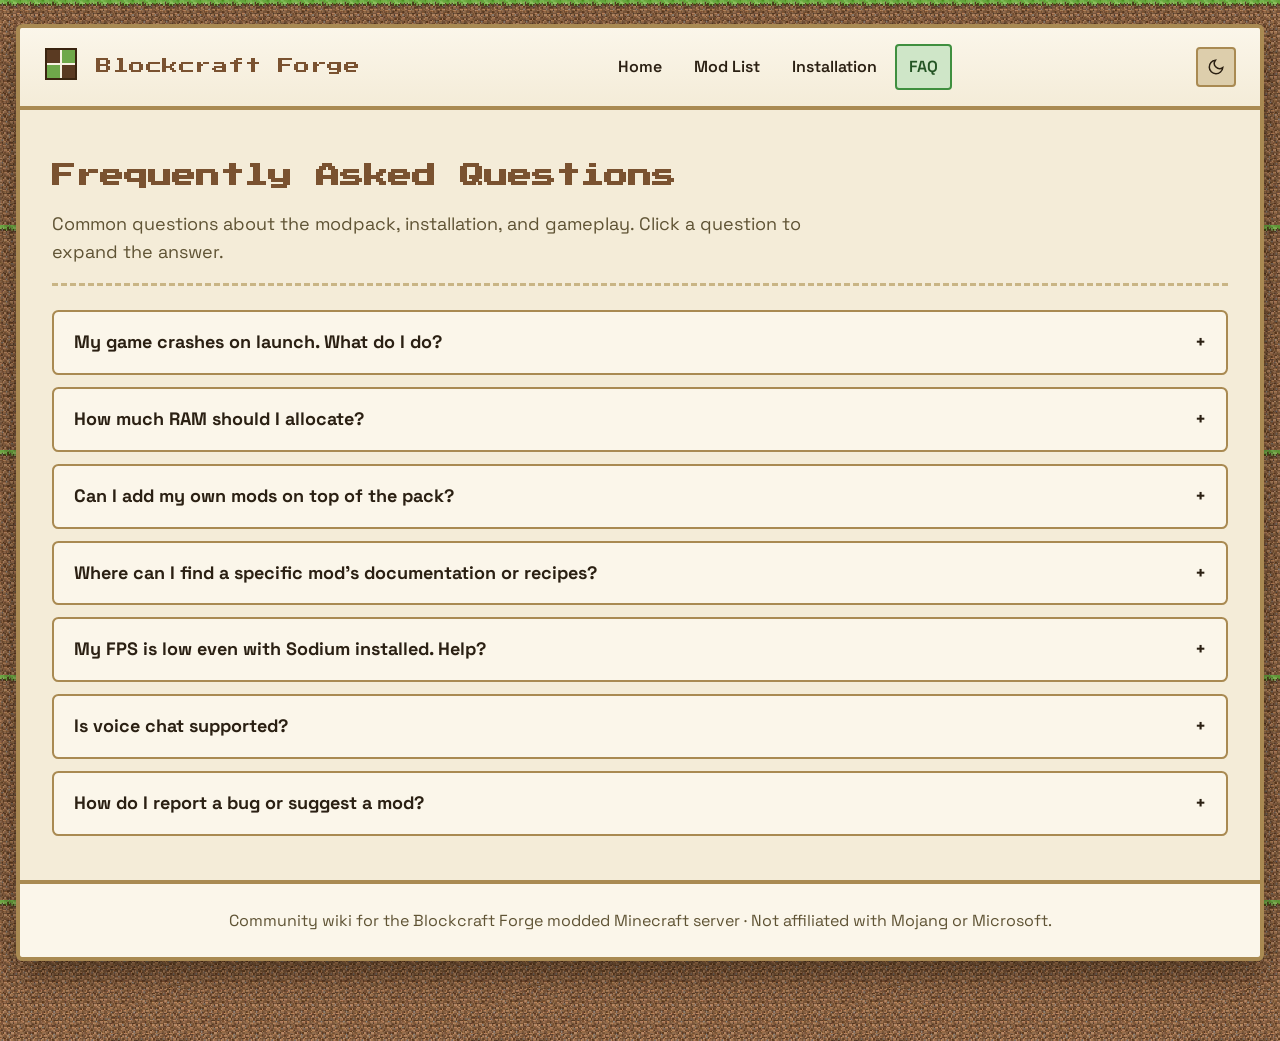
<file: blockcraft-forge-wiki/faq.html>
<!DOCTYPE html>
<html lang="en">
<head>
<meta charset="UTF-8">
<meta name="viewport" content="width=device-width, initial-scale=1.0">
<title>FAQ · Blockcraft Forge Wiki</title>
<meta name="description" content="Frequently asked questions about the server and modpack.">
<link rel="icon" href="data:image/svg+xml,%3Csvg xmlns=%27http://www.w3.org/2000/svg%27 viewBox=%270 0 40 40%27%3E%3Crect width=%2720%27 height=%2720%27 fill=%27%235a3a22%27/%3E%3Crect x=%2720%27 width=%2720%27 height=%2720%27 fill=%27%236fa84a%27/%3E%3Crect y=%2720%27 width=%2720%27 height=%2720%27 fill=%27%236fa84a%27/%3E%3Crect x=%2720%27 y=%2720%27 width=%2720%27 height=%2720%27 fill=%27%235a3a22%27/%3E%3C/svg%3E">
<link rel="stylesheet" href="css/style.css">
</head>
<body>
<a class="sr-only" href="#main">Skip to content</a>
  <div class="page-wrap">
    <div class="site-panel">
      <header class="site-header">
        <div class="brand">
          <svg class="brand-mark" viewBox="0 0 40 40" fill="none" aria-hidden="true">
            <rect x="2" y="2" width="14" height="14" fill="#5a3a22"/>
            <rect x="18" y="2" width="14" height="14" fill="#6fa84a"/>
            <rect x="2" y="18" width="14" height="14" fill="#6fa84a"/>
            <rect x="18" y="18" width="14" height="14" fill="#5a3a22"/>
            <rect x="2" y="2" width="30" height="30" fill="none" stroke="#3a2410" stroke-width="2"/>
          </svg>
          <span class="brand-name">Blockcraft Forge</span>
        </div>
        <button class="mobile-nav-toggle" data-nav-toggle aria-label="Toggle navigation" aria-expanded="false">
          <svg width="20" height="20" viewBox="0 0 24 24" fill="none" stroke="currentColor" stroke-width="2"><path d="M3 12h18M3 6h18M3 18h18"/></svg>
        </button>
        <nav class="main-nav" data-main-nav aria-label="Primary">
          <a href="index.html">Home</a>
          <a href="mods.html">Mod List</a>
          <a href="install.html">Installation</a>
          <a href="faq.html" aria-current="page">FAQ</a>
        </nav>
        <button class="theme-toggle" data-theme-toggle aria-label="Switch to light mode"></button>
      </header>
      <div class="site-body">

<main id="main">
<section class="hero" style="padding-block: var(--space-4); margin-bottom: var(--space-6);">
  <h1 style="font-size: var(--text-lg);">Frequently Asked Questions</h1>
  <p style="font-size: var(--text-base);">Common questions about the modpack, installation, and gameplay. Click a question to expand the answer.</p>
</section>

<div class="faq-list">

<div class="faq-item" data-open="false">
  <button class="faq-question" aria-expanded="false">
    <span>My game crashes on launch. What do I do?</span>
    <span class="faq-icon" aria-hidden="true">+</span>
  </button>
  <div class="faq-answer">
    <p>First, check that your Minecraft and Forge versions exactly match the pack's requirements. Most crashes come from mismatched versions, missing dependencies, or insufficient allocated RAM (see the <a href="install.html">Installation Guide</a>). Check the crash log in your instance's <code>logs</code> folder and share it in the support channel if you're stuck.</p>
  </div>
</div>

<div class="faq-item" data-open="false">
  <button class="faq-question" aria-expanded="false">
    <span>How much RAM should I allocate?</span>
    <span class="faq-icon" aria-hidden="true">+</span>
  </button>
  <div class="faq-answer">
    <p>We recommend at least 4&ndash;6 GB. With 139 mods loaded, less than 4 GB will likely cause slow loading or out-of-memory crashes.</p>
  </div>
</div>

<div class="faq-item" data-open="false">
  <button class="faq-question" aria-expanded="false">
    <span>Can I add my own mods on top of the pack?</span>
    <span class="faq-icon" aria-hidden="true">+</span>
  </button>
  <div class="faq-answer">
    <p>Purely client-side cosmetic or QoL mods (like extra shaders or HUD tweaks) are usually fine. Avoid adding mods that alter world generation, add new blocks/items, or change gameplay mechanics, as this can cause desyncs or crashes on a shared server.</p>
  </div>
</div>

<div class="faq-item" data-open="false">
  <button class="faq-question" aria-expanded="false">
    <span>Where can I find a specific mod's documentation or recipes?</span>
    <span class="faq-icon" aria-hidden="true">+</span>
  </button>
  <div class="faq-answer">
    <p>Visit the <a href="mods.html">Mod List</a> page and click through to the mod's Modrinth or CurseForge page. Many mods also include in-game documentation via <strong>Patchouli</strong> guidebooks &mdash; check your inventory after joining.</p>
  </div>
</div>

<div class="faq-item" data-open="false">
  <button class="faq-question" aria-expanded="false">
    <span>My FPS is low even with Sodium installed. Help?</span>
    <span class="faq-icon" aria-hidden="true">+</span>
  </button>
  <div class="faq-answer">
    <p>Try lowering render distance, disabling <strong>Distant Horizons</strong> temporarily, and verifying that <strong>Iris</strong>-based shaders aren't enabled if your GPU is older. Also confirm <strong>Ferrite Core</strong> and <strong>ModernFix</strong> are active &mdash; both help reduce memory overhead.</p>
  </div>
</div>

<div class="faq-item" data-open="false">
  <button class="faq-question" aria-expanded="false">
    <span>Is voice chat supported?</span>
    <span class="faq-icon" aria-hidden="true">+</span>
  </button>
  <div class="faq-answer">
    <p>Yes &mdash; the server runs <strong>Simple Voice Chat</strong>. Make sure you have the matching client mod installed, then configure your microphone in the in-game voice chat settings menu.</p>
  </div>
</div>

<div class="faq-item" data-open="false">
  <button class="faq-question" aria-expanded="false">
    <span>How do I report a bug or suggest a mod?</span>
    <span class="faq-icon" aria-hidden="true">+</span>
  </button>
  <div class="faq-answer">
    <p>Post in the server's Discord support channel with details (what happened, a screenshot or crash log, and your mod list version). Suggestions for new mods can go in the feedback channel.</p>
  </div>
</div>

</div>

</main>
      </div>
      <footer class="site-footer">
        <p>Community wiki for the Blockcraft Forge modded Minecraft server &middot; Not affiliated with Mojang or Microsoft.</p>
      </footer>
    </div>
  </div>

<script src="js/main.js"></script>
<script src="js/faq.js"></script>
</body>
</html>
</file>
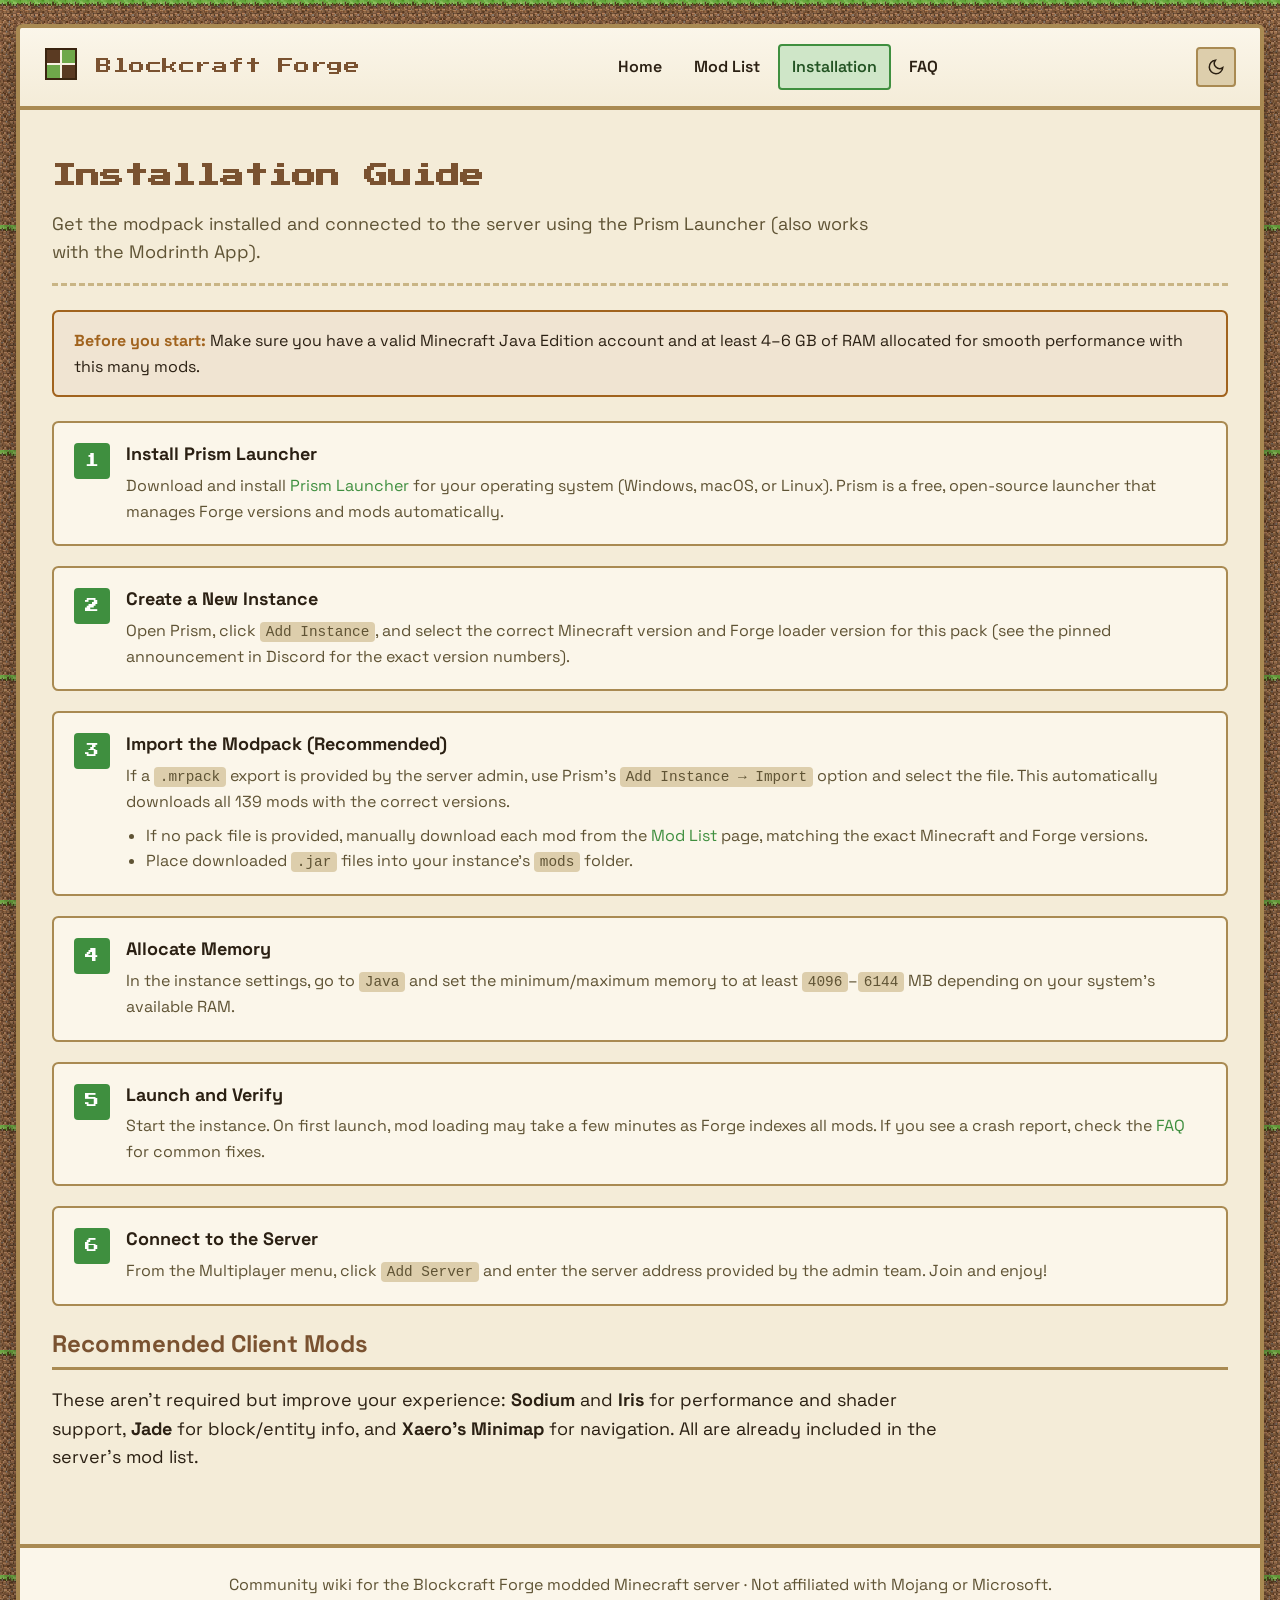
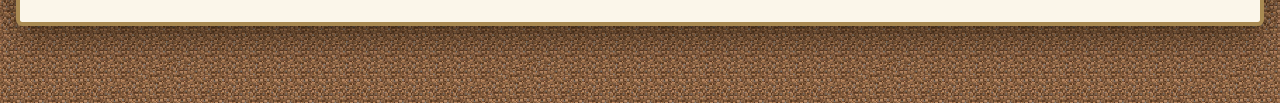
<file: blockcraft-forge-wiki/install.html>
<!DOCTYPE html>
<html lang="en">
<head>
<meta charset="UTF-8">
<meta name="viewport" content="width=device-width, initial-scale=1.0">
<title>Installation Guide · Blockcraft Forge Wiki</title>
<meta name="description" content="Step-by-step guide to installing the modpack and connecting to the server.">
<link rel="icon" href="data:image/svg+xml,%3Csvg xmlns=%27http://www.w3.org/2000/svg%27 viewBox=%270 0 40 40%27%3E%3Crect width=%2720%27 height=%2720%27 fill=%27%235a3a22%27/%3E%3Crect x=%2720%27 width=%2720%27 height=%2720%27 fill=%27%236fa84a%27/%3E%3Crect y=%2720%27 width=%2720%27 height=%2720%27 fill=%27%236fa84a%27/%3E%3Crect x=%2720%27 y=%2720%27 width=%2720%27 height=%2720%27 fill=%27%235a3a22%27/%3E%3C/svg%3E">
<link rel="stylesheet" href="css/style.css">
</head>
<body>
<a class="sr-only" href="#main">Skip to content</a>
  <div class="page-wrap">
    <div class="site-panel">
      <header class="site-header">
        <div class="brand">
          <svg class="brand-mark" viewBox="0 0 40 40" fill="none" aria-hidden="true">
            <rect x="2" y="2" width="14" height="14" fill="#5a3a22"/>
            <rect x="18" y="2" width="14" height="14" fill="#6fa84a"/>
            <rect x="2" y="18" width="14" height="14" fill="#6fa84a"/>
            <rect x="18" y="18" width="14" height="14" fill="#5a3a22"/>
            <rect x="2" y="2" width="30" height="30" fill="none" stroke="#3a2410" stroke-width="2"/>
          </svg>
          <span class="brand-name">Blockcraft Forge</span>
        </div>
        <button class="mobile-nav-toggle" data-nav-toggle aria-label="Toggle navigation" aria-expanded="false">
          <svg width="20" height="20" viewBox="0 0 24 24" fill="none" stroke="currentColor" stroke-width="2"><path d="M3 12h18M3 6h18M3 18h18"/></svg>
        </button>
        <nav class="main-nav" data-main-nav aria-label="Primary">
          <a href="index.html">Home</a>
          <a href="mods.html">Mod List</a>
          <a href="install.html" aria-current="page">Installation</a>
          <a href="faq.html">FAQ</a>
        </nav>
        <button class="theme-toggle" data-theme-toggle aria-label="Switch to light mode"></button>
      </header>
      <div class="site-body">

<main id="main">
<section class="hero" style="padding-block: var(--space-4); margin-bottom: var(--space-6);">
  <h1 style="font-size: var(--text-lg);">Installation Guide</h1>
  <p style="font-size: var(--text-base);">Get the modpack installed and connected to the server using the Prism Launcher (also works with the Modrinth App).</p>
</section>

<div class="callout">
  <strong>Before you start:</strong> Make sure you have a valid Minecraft Java Edition account and at least 4&ndash;6 GB of RAM allocated for smooth performance with this many mods.
</div>

<div class="step-list">
  <div class="step">
    <div class="step-num">1</div>
    <div class="step-body">
      <h3>Install Prism Launcher</h3>
      <p>Download and install <a href="https://prismlauncher.org/download/" target="_blank" rel="noopener noreferrer">Prism Launcher</a> for your operating system (Windows, macOS, or Linux). Prism is a free, open-source launcher that manages Forge versions and mods automatically.</p>
    </div>
  </div>

  <div class="step">
    <div class="step-num">2</div>
    <div class="step-body">
      <h3>Create a New Instance</h3>
      <p>Open Prism, click <code>Add Instance</code>, and select the correct Minecraft version and Forge loader version for this pack (see the pinned announcement in Discord for the exact version numbers).</p>
    </div>
  </div>

  <div class="step">
    <div class="step-num">3</div>
    <div class="step-body">
      <h3>Import the Modpack (Recommended)</h3>
      <p>If a <code>.mrpack</code> export is provided by the server admin, use Prism's <code>Add Instance &rarr; Import</code> option and select the file. This automatically downloads all 139 mods with the correct versions.</p>
      <ul>
        <li>If no pack file is provided, manually download each mod from the <a href="mods.html">Mod List</a> page, matching the exact Minecraft and Forge versions.</li>
        <li>Place downloaded <code>.jar</code> files into your instance's <code>mods</code> folder.</li>
      </ul>
    </div>
  </div>

  <div class="step">
    <div class="step-num">4</div>
    <div class="step-body">
      <h3>Allocate Memory</h3>
      <p>In the instance settings, go to <code>Java</code> and set the minimum/maximum memory to at least <code>4096</code>&ndash;<code>6144</code> MB depending on your system's available RAM.</p>
    </div>
  </div>

  <div class="step">
    <div class="step-num">5</div>
    <div class="step-body">
      <h3>Launch and Verify</h3>
      <p>Start the instance. On first launch, mod loading may take a few minutes as Forge indexes all mods. If you see a crash report, check the <a href="faq.html">FAQ</a> for common fixes.</p>
    </div>
  </div>

  <div class="step">
    <div class="step-num">6</div>
    <div class="step-body">
      <h3>Connect to the Server</h3>
      <p>From the Multiplayer menu, click <code>Add Server</code> and enter the server address provided by the admin team. Join and enjoy!</p>
    </div>
  </div>
</div>

<section>
  <h2>Recommended Client Mods</h2>
  <div class="prose">
    <p>These aren't required but improve your experience: <strong>Sodium</strong> and <strong>Iris</strong> for performance and shader support, <strong>Jade</strong> for block/entity info, and <strong>Xaero's Minimap</strong> for navigation. All are already included in the server's mod list.</p>
  </div>
</section>

</main>
      </div>
      <footer class="site-footer">
        <p>Community wiki for the Blockcraft Forge modded Minecraft server &middot; Not affiliated with Mojang or Microsoft.</p>
      </footer>
    </div>
  </div>

<script src="js/main.js"></script>

</body>
</html>
</file>
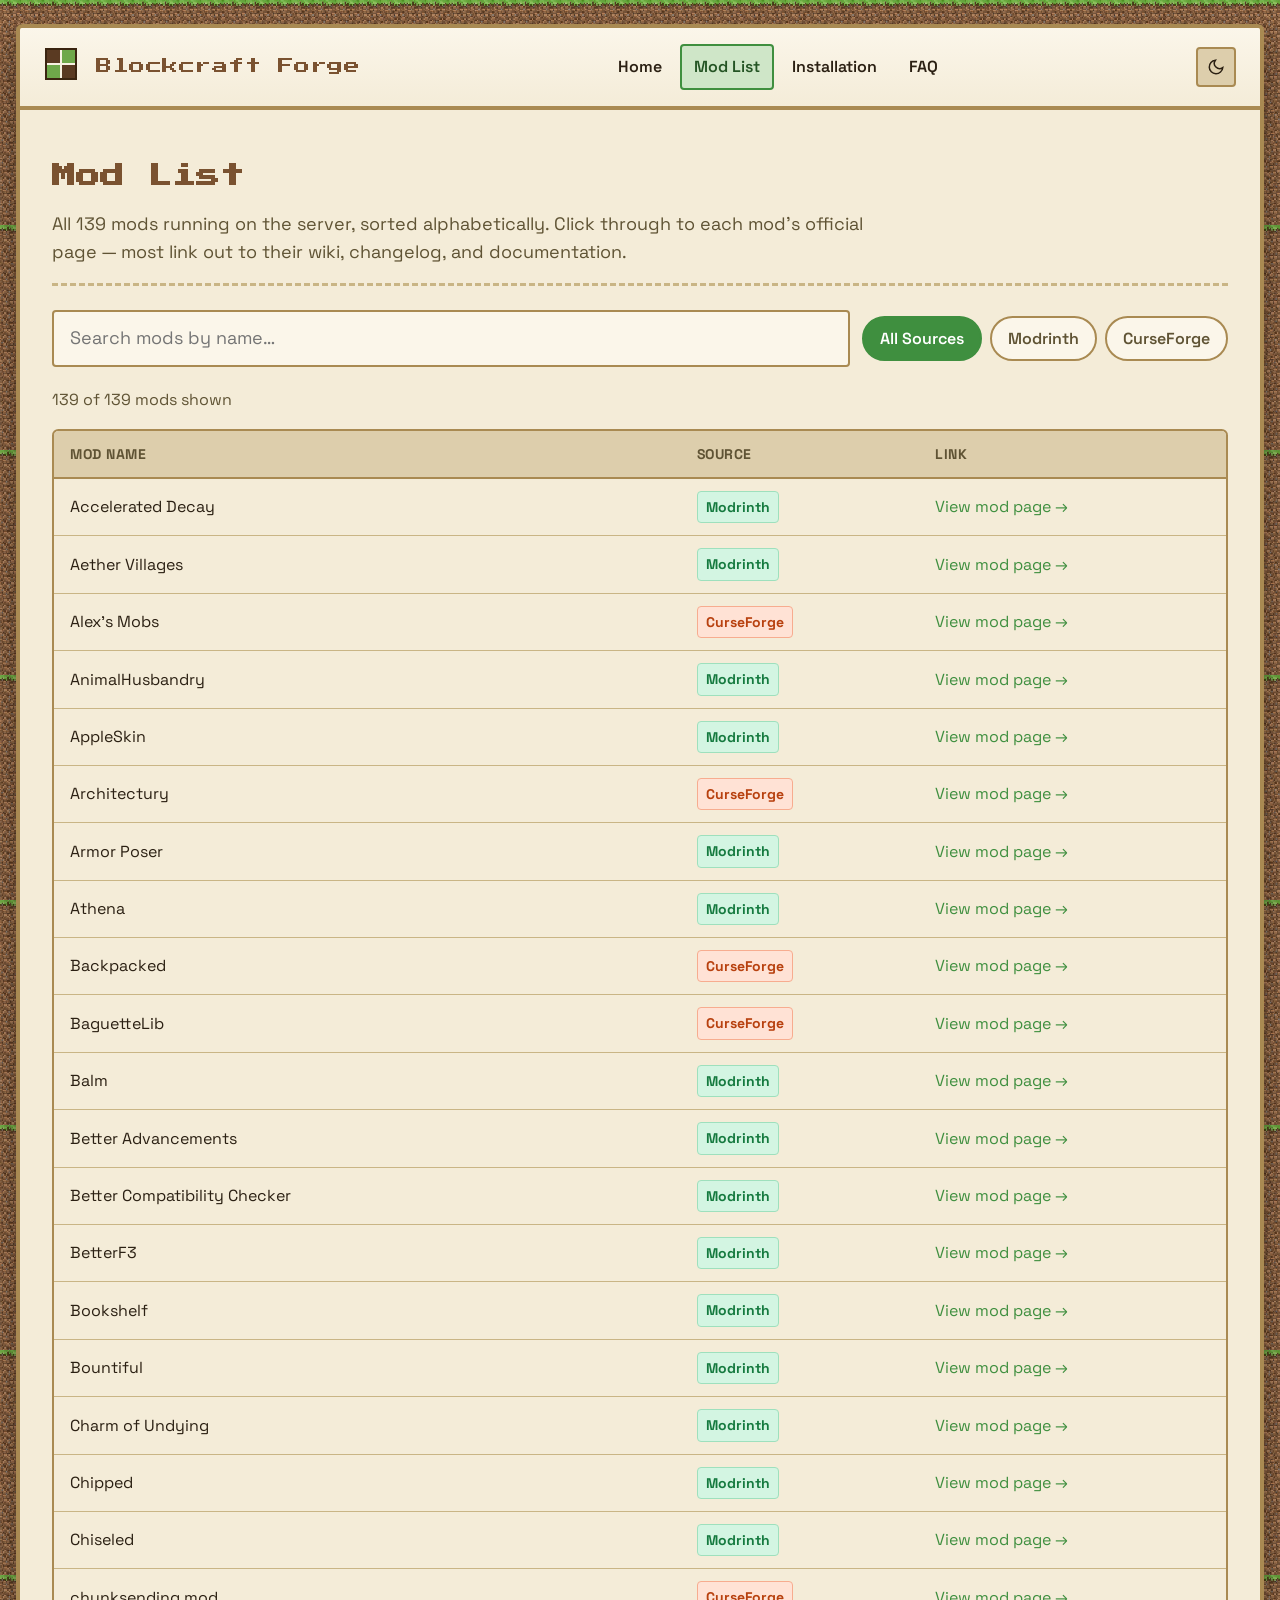
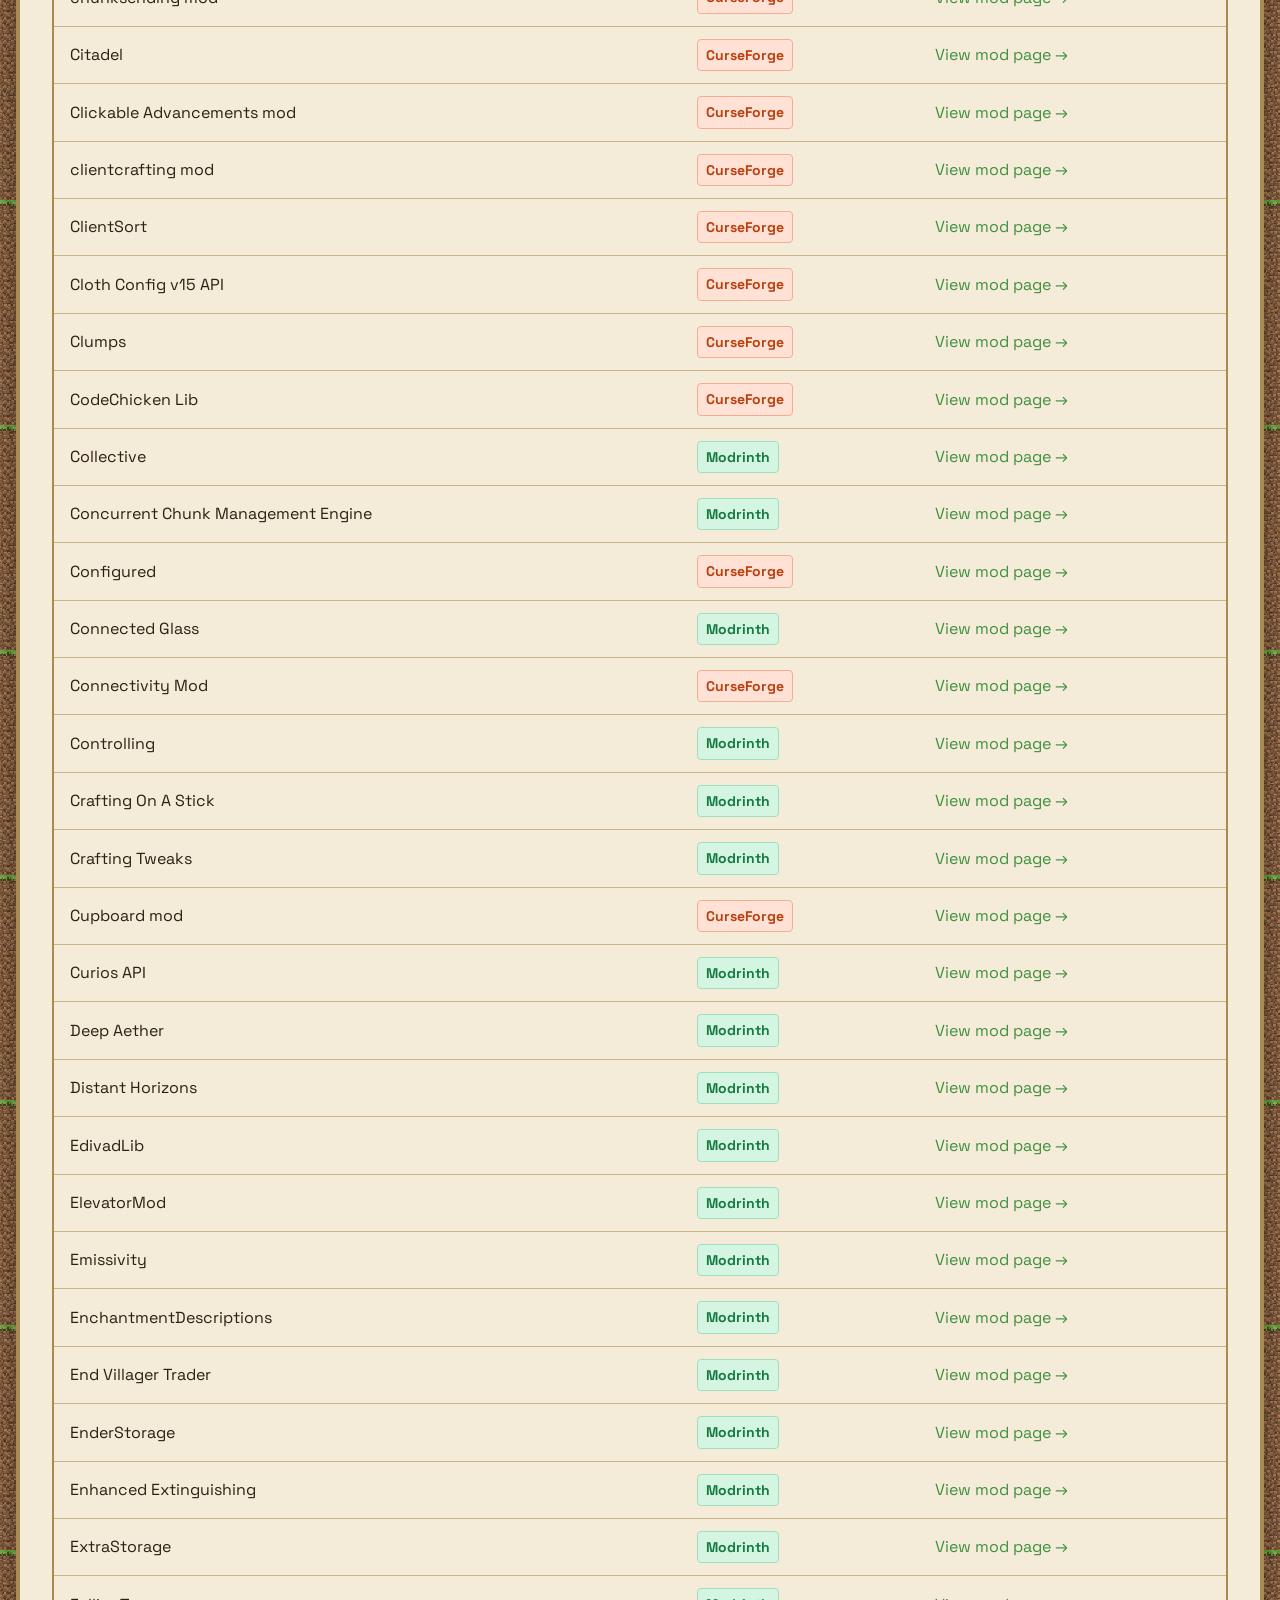
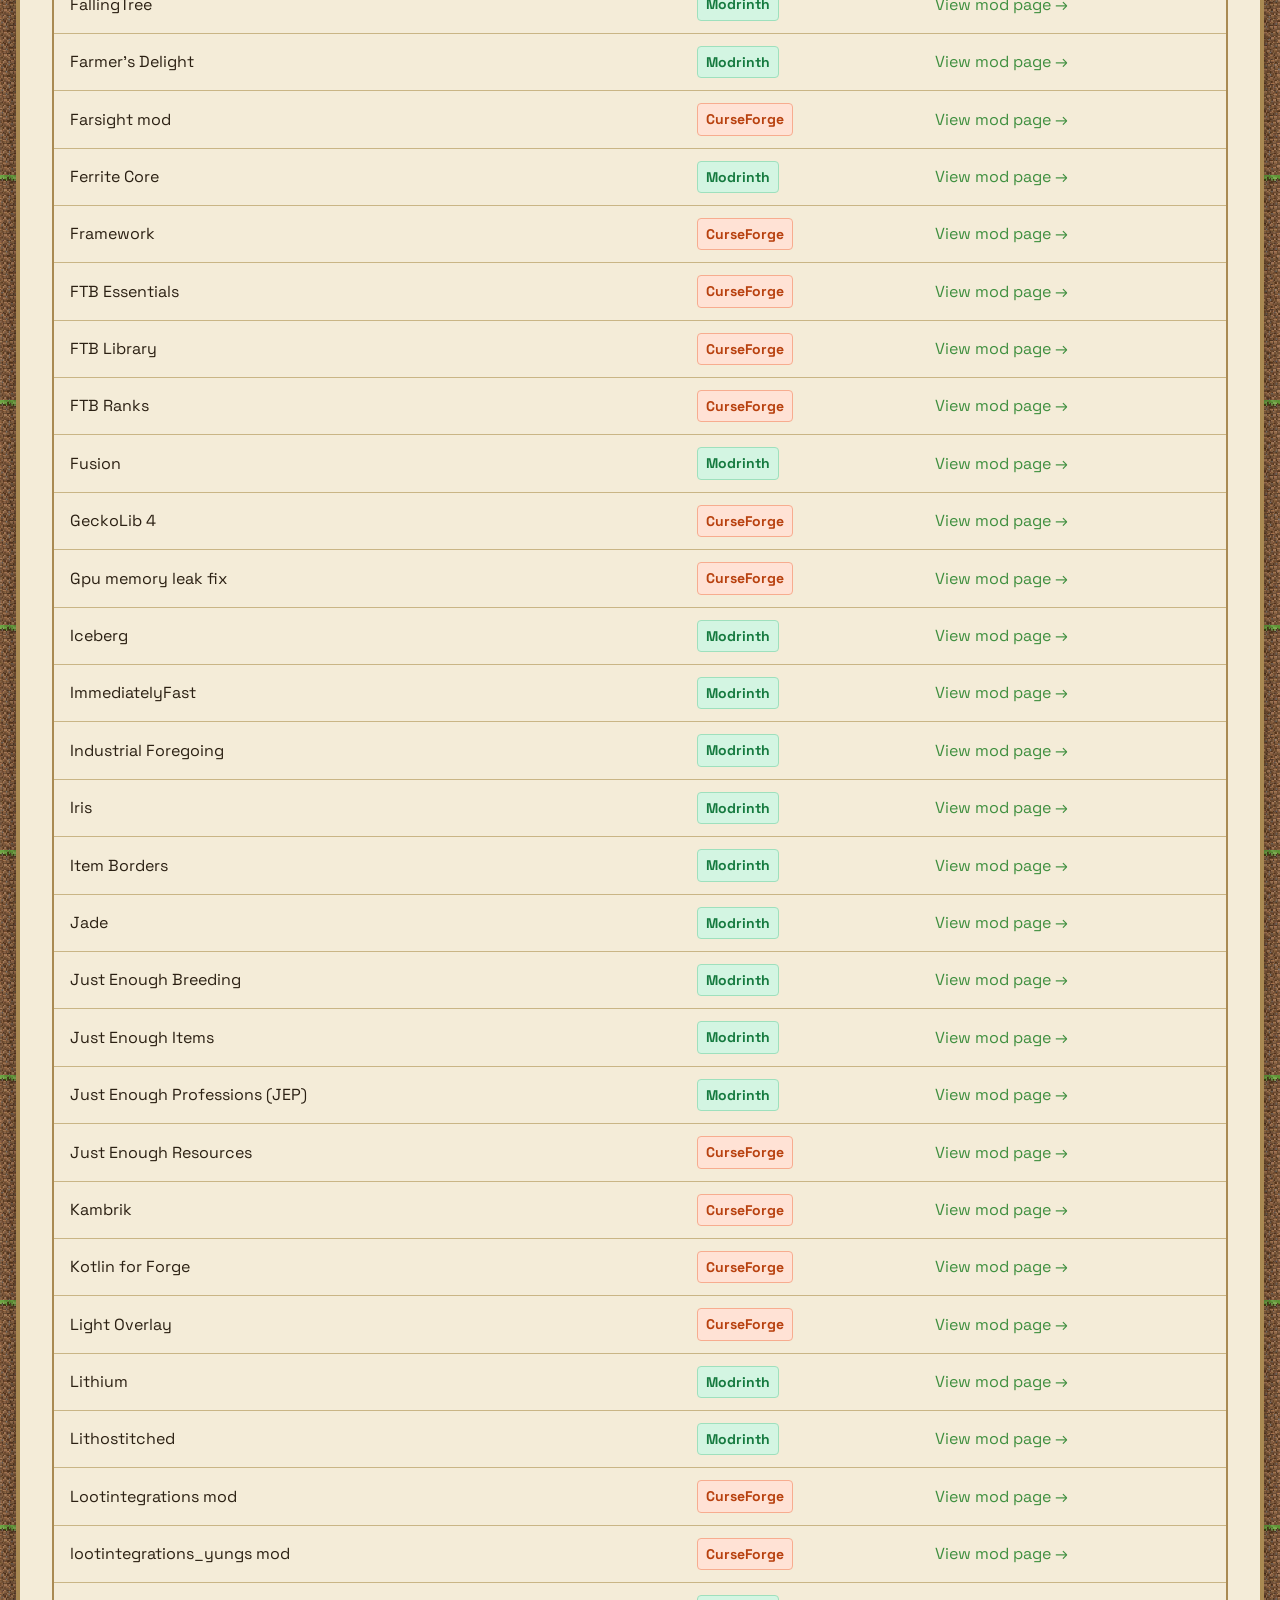
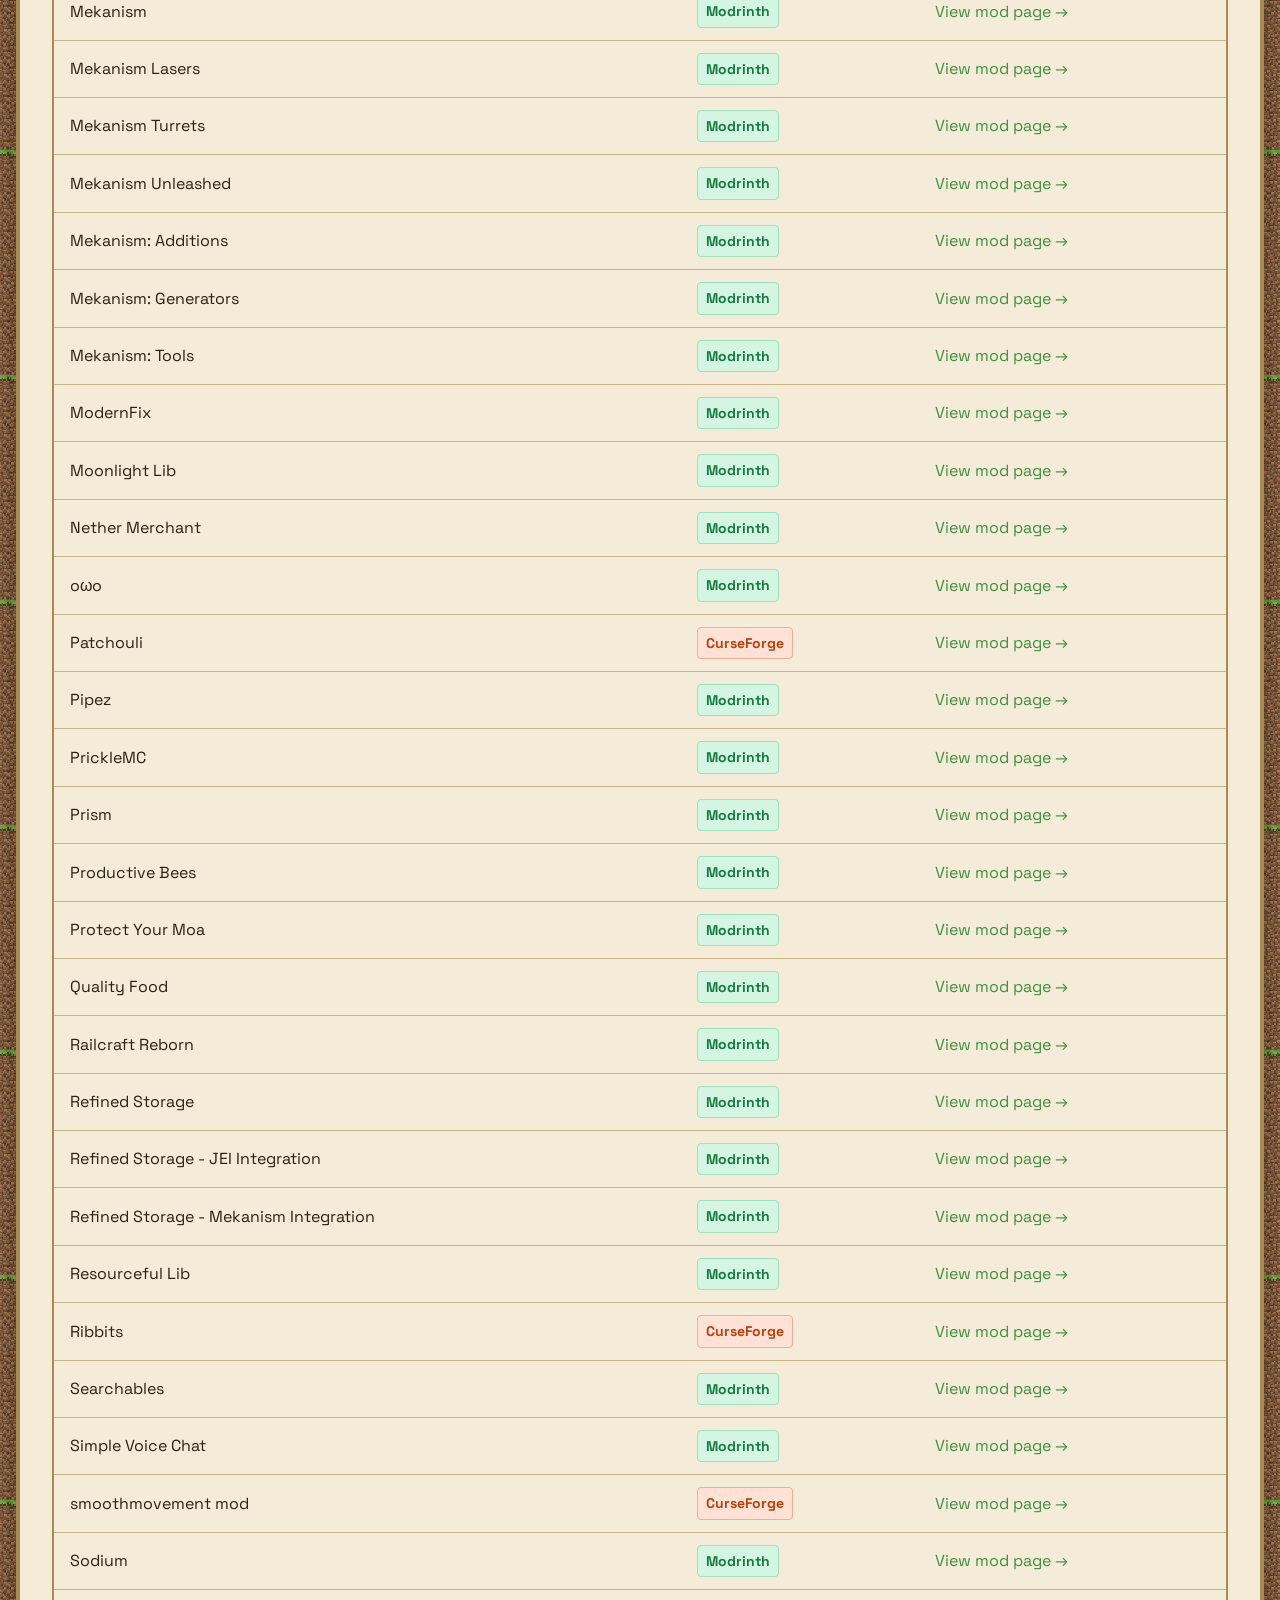
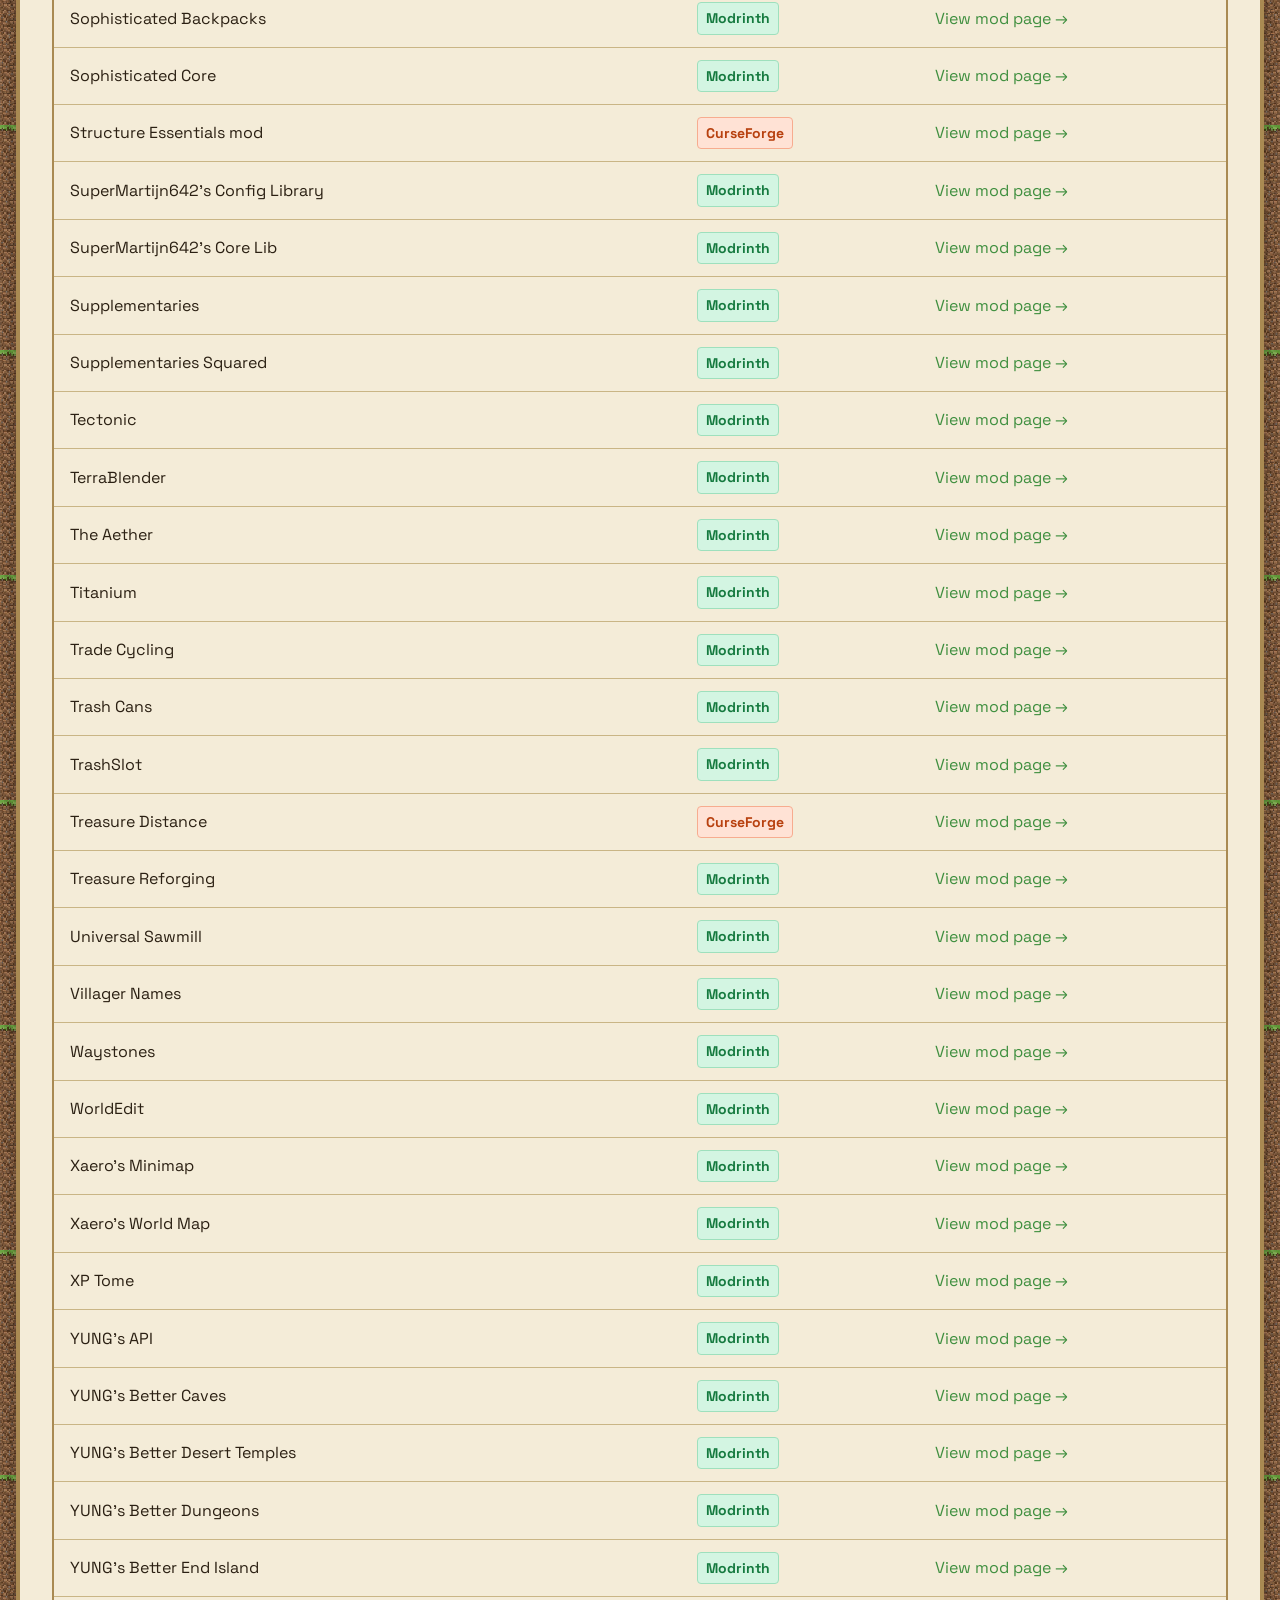
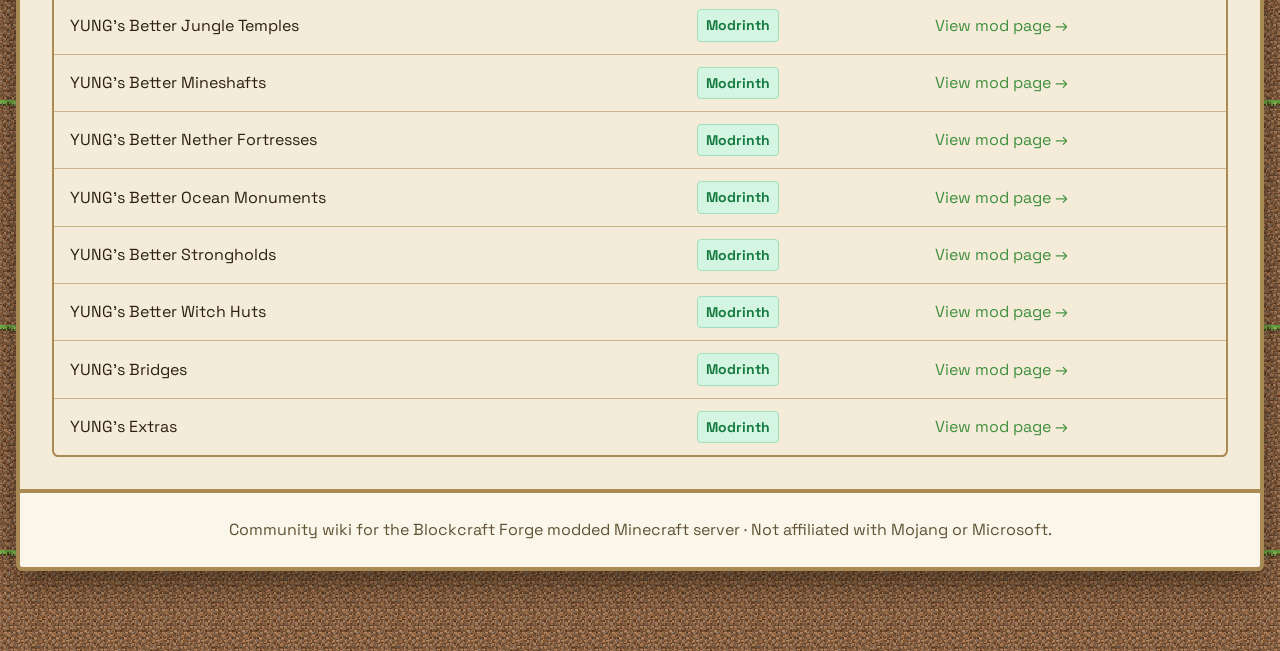
<file: blockcraft-forge-wiki/mods.html>
<!DOCTYPE html>
<html lang="en">
<head>
<meta charset="UTF-8">
<meta name="viewport" content="width=device-width, initial-scale=1.0">
<title>Mod List · Blockcraft Forge Wiki</title>
<meta name="description" content="Full list of mods running on the server with links to Modrinth and CurseForge.">
<link rel="icon" href="data:image/svg+xml,%3Csvg xmlns=%27http://www.w3.org/2000/svg%27 viewBox=%270 0 40 40%27%3E%3Crect width=%2720%27 height=%2720%27 fill=%27%235a3a22%27/%3E%3Crect x=%2720%27 width=%2720%27 height=%2720%27 fill=%27%236fa84a%27/%3E%3Crect y=%2720%27 width=%2720%27 height=%2720%27 fill=%27%236fa84a%27/%3E%3Crect x=%2720%27 y=%2720%27 width=%2720%27 height=%2720%27 fill=%27%235a3a22%27/%3E%3C/svg%3E">
<link rel="stylesheet" href="css/style.css">
</head>
<body>
<a class="sr-only" href="#main">Skip to content</a>
  <div class="page-wrap">
    <div class="site-panel">
      <header class="site-header">
        <div class="brand">
          <svg class="brand-mark" viewBox="0 0 40 40" fill="none" aria-hidden="true">
            <rect x="2" y="2" width="14" height="14" fill="#5a3a22"/>
            <rect x="18" y="2" width="14" height="14" fill="#6fa84a"/>
            <rect x="2" y="18" width="14" height="14" fill="#6fa84a"/>
            <rect x="18" y="18" width="14" height="14" fill="#5a3a22"/>
            <rect x="2" y="2" width="30" height="30" fill="none" stroke="#3a2410" stroke-width="2"/>
          </svg>
          <span class="brand-name">Blockcraft Forge</span>
        </div>
        <button class="mobile-nav-toggle" data-nav-toggle aria-label="Toggle navigation" aria-expanded="false">
          <svg width="20" height="20" viewBox="0 0 24 24" fill="none" stroke="currentColor" stroke-width="2"><path d="M3 12h18M3 6h18M3 18h18"/></svg>
        </button>
        <nav class="main-nav" data-main-nav aria-label="Primary">
          <a href="index.html">Home</a>
          <a href="mods.html" aria-current="page">Mod List</a>
          <a href="install.html">Installation</a>
          <a href="faq.html">FAQ</a>
        </nav>
        <button class="theme-toggle" data-theme-toggle aria-label="Switch to light mode"></button>
      </header>
      <div class="site-body">

<main id="main">
<section class="hero" style="padding-block: var(--space-4); margin-bottom: var(--space-6);">
  <h1 style="font-size: var(--text-lg);">Mod List</h1>
  <p style="font-size: var(--text-base);">All 139 mods running on the server, sorted alphabetically. Click through to each mod's official page &mdash; most link out to their wiki, changelog, and documentation.</p>
</section>

<div class="mod-toolbar">
  <input type="search" id="mod-search" class="mod-search" placeholder="Search mods by name&hellip;" aria-label="Search mods">
  <div class="mod-filter-group" role="group" aria-label="Filter by source">
    <button class="filter-chip" data-source="all" aria-pressed="true">All Sources</button>
    <button class="filter-chip" data-source="modrinth" aria-pressed="false">Modrinth</button>
    <button class="filter-chip" data-source="curseforge" aria-pressed="false">CurseForge</button>
  </div>
</div>

<p class="mod-count" id="mod-count"></p>

<div class="mod-table-wrap">
  <table class="mod-table">
    <thead>
      <tr>
        <th scope="col">Mod Name</th>
        <th scope="col">Source</th>
        <th scope="col">Link</th>
      </tr>
    </thead>
    <tbody id="mod-tbody"></tbody>
  </table>
  <div class="empty-state" id="mod-empty" hidden>
    <p>No mods match your search. Try a different name or clear the filter.</p>
  </div>
</div>

</main>
      </div>
      <footer class="site-footer">
        <p>Community wiki for the Blockcraft Forge modded Minecraft server &middot; Not affiliated with Mojang or Microsoft.</p>
      </footer>
    </div>
  </div>

<script src="js/main.js"></script>
<script src="mods_data.js"></script>
<script src="js/mods.js"></script>
</body>
</html>
</file>
<file: css/style.css>
/* Art direction: Modded Minecraft server wiki -> rustic/blocky/game-terminal tone
   Palette: earthy greens/browns (grass, dirt, stone) with emerald accent for links/CTAs
   Typography: 'Press Start 2P' display (pixel, used sparingly for logo/hero only) + 'Space Grotesk' body (clean, blocky geometric sans)
   Density: balanced — content cards sit on parchment-like panels over the dirt texture, like terraria.wiki.gg */

@import url('https://fonts.googleapis.com/css2?family=Press+Start+2P&family=Space+Grotesk:wght@400;500;600;700&display=swap');

*,
*::before,
*::after {
  box-sizing: border-box;
  margin: 0;
  padding: 0;
}

:root {
  --text-xs: clamp(0.75rem, 0.7rem + 0.25vw, 0.875rem);
  --text-sm: clamp(0.875rem, 0.8rem + 0.35vw, 1rem);
  --text-base: clamp(1rem, 0.95rem + 0.25vw, 1.125rem);
  --text-lg: clamp(1.125rem, 1rem + 0.75vw, 1.5rem);
  --text-xl: clamp(1.5rem, 1.2rem + 1.25vw, 2.25rem);
  --text-2xl: clamp(2rem, 1.2rem + 2.5vw, 3.5rem);

  --space-1: 0.25rem;
  --space-2: 0.5rem;
  --space-3: 0.75rem;
  --space-4: 1rem;
  --space-5: 1.25rem;
  --space-6: 1.5rem;
  --space-8: 2rem;
  --space-10: 2.5rem;
  --space-12: 3rem;
  --space-16: 4rem;
  --space-20: 5rem;
  --space-24: 6rem;

  --font-display: 'Press Start 2P', monospace;
  --font-body: 'Space Grotesk', 'Segoe UI', sans-serif;

  --radius-sm: 0.25rem;
  --radius-md: 0.4rem;
  --radius-lg: 0.6rem;
  --radius-full: 9999px;
  --content-narrow: 640px;
  --content-default: 900px;
  --content-wide: 1200px;
}

:root,
[data-theme="light"] {
  --color-bg: #e9dcc0;
  --color-surface: #f4ecd8;
  --color-surface-2: #fbf6ea;
  --color-surface-offset: #ddceac;
  --color-border: #a98a52;
  --color-divider: #c9b585;

  --color-text: #2b2013;
  --color-text-muted: #5f5334;
  --color-text-faint: #93875f;
  --color-text-inverse: #f4ecd8;

  --color-primary: #3f8f3f;
  --color-primary-hover: #2f6e2f;
  --color-primary-active: #245424;
  --color-primary-highlight: #cfe6c8;

  --color-accent: #7a5230;
  --color-accent-hover: #5e3e22;

  --color-warning: #a1631e;
  --color-error: #a13333;
  --color-success: #3f8f3f;

  --shadow-sm: 0 1px 2px rgba(30, 20, 5, 0.25);
  --shadow-md: 0 4px 14px rgba(30, 20, 5, 0.35);
  --shadow-lg: 0 12px 32px rgba(20, 12, 2, 0.5);

  --dirt-texture: url('../assets/img/dirt_texture.png');
  --dirt-size: 64px 64px;
  --panel-border-img: none;
}

[data-theme="dark"] {
  --color-bg: #1b140c;
  --color-surface: #241a10;
  --color-surface-2: #2c2014;
  --color-surface-offset: #16100a;
  --color-border: #4a3820;
  --color-divider: #3a2c18;

  --color-text: #ecdfc4;
  --color-text-muted: #b6a67e;
  --color-text-faint: #7d7050;
  --color-text-inverse: #1b140c;

  --color-primary: #63b563;
  --color-primary-hover: #7fce7f;
  --color-primary-active: #4f9c4f;
  --color-primary-highlight: #26361f;

  --color-accent: #c99a5f;
  --color-accent-hover: #dab27c;

  --color-warning: #d99a44;
  --color-error: #d96363;
  --color-success: #63b563;

  --shadow-sm: 0 1px 2px rgba(0, 0, 0, 0.4);
  --shadow-md: 0 4px 14px rgba(0, 0, 0, 0.5);
  --shadow-lg: 0 12px 32px rgba(0, 0, 0, 0.6);

  --dirt-texture: url('../assets/img/dirt_dark.jpg');
  --dirt-size: 720px 450px;
}

html {
  -webkit-text-size-adjust: none;
  text-size-adjust: none;
  scroll-behavior: smooth;
  scroll-padding-top: var(--space-16);
}

body {
  min-height: 100dvh;
  line-height: 1.6;
  font-family: var(--font-body);
  font-size: var(--text-base);
  color: var(--color-text);
  background-color: var(--color-bg);
  background-image: var(--dirt-texture);
  background-repeat: repeat;
  background-size: var(--dirt-size);
  image-rendering: pixelated;
}

/* Grass overlay fixed at the top edge */
body::before {
  content: "";
  position: absolute;
  top: 0;
  left: 0;
  right: 0;
  height: 64px;
  background-image: url('../assets/img/grass_side_texture2.png');
  background-repeat: repeat-x;
  background-size: auto 100%;
  image-rendering: pixelated;
  z-index: 1;
  pointer-events: none;
}

[data-theme="dark"] body::before {
  display: none;
  /* Hide grass overlay in dark mode */
  ;
}

img,
picture,
video,
canvas,
svg {
  display: block;
  max-width: 100%;
  height: auto;
}

ul[role="list"],
ol[role="list"] {
  list-style: none;
}

input,
button,
textarea,
select {
  font: inherit;
  color: inherit;
}

h1,
h2,
h3,
h4 {
  text-wrap: balance;
  line-height: 1.2;
  font-family: var(--font-body);
  font-weight: 700;
}

p,
li {
  text-wrap: pretty;
}

a {
  color: var(--color-primary);
  text-decoration: none;
}

a:hover {
  color: var(--color-primary-hover);
  text-decoration: underline;
}

::selection {
  background: var(--color-primary-highlight);
  color: var(--color-text);
}

:focus-visible {
  outline: 3px solid var(--color-primary);
  outline-offset: 2px;
  border-radius: var(--radius-sm);
}

@media (prefers-reduced-motion: reduce) {

  *,
  *::before,
  *::after {
    animation-duration: 0.01ms !important;
    transition-duration: 0.01ms !important;
    scroll-behavior: auto !important;
  }
}

button {
  cursor: pointer;
  background: none;
  border: none;
}

table {
  border-collapse: collapse;
  width: 100%;
}

.sr-only {
  position: absolute;
  width: 1px;
  height: 1px;
  padding: 0;
  margin: -1px;
  overflow: hidden;
  clip: rect(0, 0, 0, 0);
  white-space: nowrap;
  border-width: 0;
}

/* ===== Layout shell (the "dirt frame" like terraria.wiki.gg) ===== */
.page-wrap {
  max-width: 1280px;
  margin-inline: auto;
  padding: var(--space-6) var(--space-4) var(--space-20);
}

.site-panel {
  background: var(--color-surface);
  border: 4px solid var(--color-border);
  border-radius: var(--radius-md);
  box-shadow: var(--shadow-lg);
  overflow: hidden;
}

.site-header {
  background: linear-gradient(180deg, var(--color-surface-2), var(--color-surface));
  border-bottom: 4px solid var(--color-border);
  padding: var(--space-4) var(--space-6);
  display: flex;
  align-items: center;
  justify-content: space-between;
  gap: var(--space-4);
  flex-wrap: wrap;
}

.brand {
  display: flex;
  align-items: center;
  gap: var(--space-3);
}

.brand-mark {
  width: 40px;
  height: 40px;
  flex-shrink: 0;
}

.brand-name {
  font-family: var(--font-display);
  font-size: var(--text-sm);
  letter-spacing: 0.5px;
  color: var(--color-accent);
}

.main-nav {
  display: flex;
  gap: var(--space-1);
  flex-wrap: wrap;
}

.main-nav a {
  font-weight: 600;
  font-size: var(--text-sm);
  color: var(--color-text);
  padding: var(--space-2) var(--space-3);
  border-radius: var(--radius-sm);
  text-decoration: none;
  border: 2px solid transparent;
}

.main-nav a:hover,
.main-nav a[aria-current="page"] {
  background: var(--color-primary-highlight);
  border-color: var(--color-primary);
  color: var(--color-primary-active, var(--color-primary));
  text-decoration: none;
}

.theme-toggle {
  display: inline-flex;
  align-items: center;
  justify-content: center;
  width: 40px;
  height: 40px;
  border: 2px solid var(--color-border);
  border-radius: var(--radius-sm);
  background: var(--color-surface-offset);
  color: var(--color-text);
}

.theme-toggle:hover {
  background: var(--color-primary-highlight);
  border-color: var(--color-primary);
}

.site-body {
  padding: var(--space-8) var(--space-8);
}

@media (max-width: 640px) {
  .site-body {
    padding: var(--space-6) var(--space-4);
  }
}

.site-footer {
  border-top: 4px solid var(--color-border);
  padding: var(--space-6);
  text-align: center;
  font-size: var(--text-sm);
  color: var(--color-text-muted);
  background: var(--color-surface-2);
}

/* ===== Hero ===== */
.hero {
  text-align: left;
  padding-block: var(--space-8);
  border-bottom: 3px dashed var(--color-divider);
  margin-bottom: var(--space-8);
}

.hero h1 {
  font-family: var(--font-display);
  font-size: var(--text-xl);
  color: var(--color-accent);
  margin-bottom: var(--space-4);
  line-height: 1.5;
}

.hero p {
  max-width: 68ch;
  color: var(--color-text-muted);
  font-size: var(--text-lg);
}

/* ===== Cards / grid ===== */
.card-grid {
  display: grid;
  grid-template-columns: repeat(auto-fill, minmax(min(260px, 100%), 1fr));
  gap: var(--space-4);
  margin-block: var(--space-6);
}

.card {
  background: var(--color-surface-2);
  border: 2px solid var(--color-border);
  border-radius: var(--radius-md);
  padding: var(--space-5);
  box-shadow: var(--shadow-sm);
  transition: box-shadow 180ms ease, transform 180ms ease;
}

.card:hover {
  box-shadow: var(--shadow-md);
  transform: translateY(-2px);
}

.card h3 {
  font-size: var(--text-lg);
  margin-bottom: var(--space-2);
}

.card p {
  color: var(--color-text-muted);
  font-size: var(--text-sm);
  margin-bottom: var(--space-3);
}

.btn {
  display: inline-flex;
  align-items: center;
  gap: var(--space-2);
  padding: var(--space-2) var(--space-4);
  border-radius: var(--radius-sm);
  font-weight: 600;
  font-size: var(--text-sm);
  border: 2px solid var(--color-border);
  background: var(--color-primary);
  color: #fff;
  text-decoration: none;
}

.btn:hover {
  background: var(--color-primary-hover);
  text-decoration: none;
  color: #fff;
}

.btn-secondary {
  background: var(--color-surface-offset);
  color: var(--color-text);
}

.btn-secondary:hover {
  background: var(--color-primary-highlight);
  color: var(--color-text);
}

/* ===== Mod list ===== */
.mod-toolbar {
  display: flex;
  gap: var(--space-3);
  flex-wrap: wrap;
  align-items: center;
  margin-bottom: var(--space-5);
}

.mod-search {
  flex: 1;
  min-width: 200px;
  padding: var(--space-3) var(--space-4);
  border: 2px solid var(--color-border);
  border-radius: var(--radius-sm);
  background: var(--color-surface-2);
  color: var(--color-text);
  font-size: var(--text-base);
}

.mod-filter-group {
  display: flex;
  gap: var(--space-2);
  flex-wrap: wrap;
}

.filter-chip {
  padding: var(--space-2) var(--space-4);
  border: 2px solid var(--color-border);
  border-radius: var(--radius-full);
  background: var(--color-surface-2);
  font-size: var(--text-sm);
  font-weight: 600;
  color: var(--color-text-muted);
}

.filter-chip[aria-pressed="true"] {
  background: var(--color-primary);
  color: #fff;
  border-color: var(--color-primary);
}

.mod-count {
  font-size: var(--text-sm);
  color: var(--color-text-muted);
  margin-bottom: var(--space-4);
}

/* Mobile-responsive table updates */
.mod-table-wrap {
  border: 2px solid var(--color-border);
  border-radius: var(--radius-md);
  overflow-x: auto;
  -webkit-overflow-scrolling: touch;
}

.mod-table {
  width: 100%;
  min-width: 580px;
}

.mod-table th,
.mod-table td {
  white-space: nowrap;
}

.mod-table td:first-child,
.mod-table td:nth-child(2) {
  white-space: normal;
}

.mod-table th {
  text-align: left;
  font-size: var(--text-xs);
  text-transform: uppercase;
  letter-spacing: 0.5px;
  padding: var(--space-3) var(--space-4);
  background: var(--color-surface-offset);
  color: var(--color-text-muted);
  border-bottom: 2px solid var(--color-border);
}

.mod-table td {
  padding: var(--space-3) var(--space-4);
  border-bottom: 1px solid var(--color-divider);
  font-size: var(--text-sm);
}

.mod-table tr:last-child td {
  border-bottom: none;
}

.mod-table tr:hover td {
  background: var(--color-primary-highlight);
}

.source-badge {
  display: inline-block;
  font-size: var(--text-xs);
  font-weight: 700;
  padding: var(--space-1) var(--space-2);
  border-radius: var(--radius-sm);
  transition: transform 120ms ease, opacity 120ms ease;
}

.source-badge:hover {
  transform: translateY(-1px);
  opacity: 0.9;
}

.source-badge.modrinth {
  background: #1bd96a33;
  color: #1bd96a;
  border: 1px solid #1bd96a55;
}

[data-theme="light"] .source-badge.modrinth {
  color: #157a3f;
  background: #d3f5e2;
  border-color: #9ee0bd;
}

.source-badge.curseforge {
  background: #f1643633;
  color: #f16436;
  border: 1px solid #f1643655;
}

[data-theme="light"] .source-badge.curseforge {
  color: #b8410f;
  background: #ffe2d5;
  border-color: #f7ac8f;
}

.empty-state {
  text-align: center;
  padding: var(--space-16) var(--space-8);
  color: var(--color-text-muted);
}

/* ===== FAQ (accordion) ===== */
.faq-item {
  border: 2px solid var(--color-border);
  border-radius: var(--radius-md);
  margin-bottom: var(--space-3);
  background: var(--color-surface-2);
  overflow: hidden;
}

.faq-question {
  width: 100%;
  text-align: left;
  display: flex;
  justify-content: space-between;
  align-items: center;
  padding: var(--space-4) var(--space-5);
  font-weight: 700;
  font-size: var(--text-base);
  cursor: pointer;
}

.faq-question:hover {
  background: var(--color-primary-highlight);
}

.faq-icon {
  transition: transform 180ms ease;
  flex-shrink: 0;
  margin-left: var(--space-3);
}

.faq-item[data-open="true"] .faq-icon {
  transform: rotate(45deg);
}

.faq-answer {
  padding: 0 var(--space-5);
  max-height: 0;
  overflow: hidden;
  transition: max-height 220ms ease, padding 220ms ease;
  color: var(--color-text-muted);
  font-size: var(--text-sm);
}

.faq-item[data-open="true"] .faq-answer {
  padding: 0 var(--space-5) var(--space-5);
}

/* ===== Install steps ===== */
.step-list {
  display: flex;
  flex-direction: column;
  gap: var(--space-5);
  margin-block: var(--space-6);
}

.step {
  display: flex;
  gap: var(--space-4);
  padding: var(--space-5);
  background: var(--color-surface-2);
  border: 2px solid var(--color-border);
  border-radius: var(--radius-md);
}

.step-num {
  flex-shrink: 0;
  width: 36px;
  height: 36px;
  display: flex;
  align-items: center;
  justify-content: center;
  font-family: var(--font-display);
  font-size: var(--text-xs);
  background: var(--color-primary);
  color: #fff;
  border-radius: var(--radius-sm);
}

.step-body h3 {
  font-size: var(--text-base);
  margin-bottom: var(--space-2);
}

.step-body p,
.step-body li {
  color: var(--color-text-muted);
  font-size: var(--text-sm);
}

.step-body code {
  background: var(--color-surface-offset);
  padding: 0.15em 0.4em;
  border-radius: var(--radius-sm);
  font-size: 0.9em;
}

.step-body ul {
  padding-left: var(--space-5);
  list-style: disc;
  margin-top: var(--space-2);
}

.callout {
  border: 2px solid var(--color-warning);
  background: color-mix(in srgb, var(--color-warning) 12%, var(--color-surface-2));
  border-radius: var(--radius-md);
  padding: var(--space-4) var(--space-5);
  margin-block: var(--space-6);
  font-size: var(--text-sm);
}

.callout strong {
  color: var(--color-warning);
}

section {
  margin-bottom: var(--space-10);
}

section>h2 {
  font-size: var(--text-lg);
  margin-bottom: var(--space-4);
  padding-bottom: var(--space-2);
  border-bottom: 3px solid var(--color-border);
  color: var(--color-accent);
}

.prose p {
  margin-bottom: var(--space-4);
  max-width: 75ch;
  color: var(--color-text);
}

.prose ul,
.prose ol {
  padding-left: var(--space-6);
  margin-bottom: var(--space-4);
}

.prose li {
  margin-bottom: var(--space-2);
}

.mobile-nav-toggle {
  display: none;
}

@media (max-width: 720px) {
  .main-nav {
    display: none;
    width: 100%;
    flex-direction: column;
  }

  .main-nav.open {
    display: flex;
  }

  .mobile-nav-toggle {
    display: inline-flex;
    align-items: center;
    justify-content: center;
    width: 40px;
    height: 40px;
    border: 2px solid var(--color-border);
    border-radius: var(--radius-sm);
    background: var(--color-surface-offset);
  }

  .site-header {
    position: relative;
  }
}

/* ===== Interactive Keyboard Layout ===== */
.controls-layout {
  display: grid;
  grid-template-columns: minmax(0, auto) minmax(280px, 340px);
  gap: var(--space-4);
  align-items: start;
  margin-block: var(--space-4);
}

.keyboard-board-wrap {
  overflow-x: auto;
  padding-bottom: var(--space-2);
  -webkit-overflow-scrolling: touch;
}

.keyboard-board {
  display: flex;
  flex-direction: column;
  gap: 6px;
  background: var(--color-surface-offset);
  padding: 10px;
  border: 3px solid var(--color-border);
  border-radius: var(--radius-md);
  user-select: none;
  width: fit-content;
}

.kb-row {
  display: flex;
  gap: 5px;
}

.key-gap {
  width: 14px;
}

/* Key Styling */
.key {
  height: 38px;
  min-width: 38px;
  padding: 2px 6px;
  background: var(--color-surface-2);
  border: 2px solid var(--color-border);
  border-radius: var(--radius-sm);
  display: flex;
  align-items: center;
  justify-content: center;
  font-size: 0.75rem;
  font-weight: 700;
  color: var(--color-text-muted);
  cursor: pointer;
  transition: transform 100ms ease, background 100ms ease, border-color 100ms ease;
  white-space: nowrap;
}

.key:hover {
  background: var(--color-primary-highlight);
  border-color: var(--color-primary);
  color: var(--color-primary-active);
  transform: translateY(-2px);
}

.key.has-binding {
  border-color: var(--color-primary);
  color: var(--color-text);
  background: color-mix(in srgb, var(--color-primary) 15%, var(--color-surface-2));
}

.key.key-active {
  background: var(--color-primary) !important;
  color: #fff !important;
  border-color: var(--color-primary-hover) !important;
  transform: translateY(1px);
}

/* Key Width Utilities */
.key-sm {
  height: 32px;
  font-size: 0.7rem;
}

.key-w-1-5 {
  min-width: 56px;
}

.key-w-1-75 {
  min-width: 66px;
}

.key-w-2 {
  min-width: 76px;
}

.key-w-2-25 {
  min-width: 86px;
}

.key-w-2-75 {
  min-width: 104px;
}

.key-space {
  flex: 1;
  min-width: 180px;
}

/* Inspector Panel Next to Keyboard */
.key-details-card {
  background: var(--color-surface-2);
  border: 3px solid var(--color-primary);
  border-radius: var(--radius-md);
  padding: var(--space-4);
  box-shadow: var(--shadow-sm);
  min-height: 270px;
  max-height: 290px;
  overflow-y: auto;
}

.key-actions-list {
  margin-top: var(--space-2);
  padding-left: var(--space-4);
  list-style: disc;
}

.key-actions-list li {
  margin-bottom: var(--space-1);
  font-size: var(--text-xs);
}

.key-mod-badge {
  background: var(--color-warning);
  color: #fff;
  padding: 1px 4px;
  border-radius: var(--radius-sm);
  font-size: 0.7rem;
  font-weight: 700;
}

/* Responsive adjustment for small screens */
@media (max-width: 900px) {
  .controls-layout {
    grid-template-columns: 1fr;
  }

  .key-details-card {
    min-height: auto;
    max-height: 250px;
  }
}
</file>
<file: blockcraft-forge-wiki/css/style.css>
/* Art direction: Modded Minecraft server wiki -> rustic/blocky/game-terminal tone
   Palette: earthy greens/browns (grass, dirt, stone) with emerald accent for links/CTAs
   Typography: 'Press Start 2P' display (pixel, used sparingly for logo/hero only) + 'Space Grotesk' body (clean, blocky geometric sans)
   Density: balanced — content cards sit on parchment-like panels over the dirt texture, like terraria.wiki.gg */

@import url('https://fonts.googleapis.com/css2?family=Press+Start+2P&family=Space+Grotesk:wght@400;500;600;700&display=swap');

*, *::before, *::after { box-sizing: border-box; margin: 0; padding: 0; }

:root {
  --text-xs: clamp(0.75rem, 0.7rem + 0.25vw, 0.875rem);
  --text-sm: clamp(0.875rem, 0.8rem + 0.35vw, 1rem);
  --text-base: clamp(1rem, 0.95rem + 0.25vw, 1.125rem);
  --text-lg: clamp(1.125rem, 1rem + 0.75vw, 1.5rem);
  --text-xl: clamp(1.5rem, 1.2rem + 1.25vw, 2.25rem);
  --text-2xl: clamp(2rem, 1.2rem + 2.5vw, 3.5rem);

  --space-1: 0.25rem; --space-2: 0.5rem; --space-3: 0.75rem; --space-4: 1rem;
  --space-5: 1.25rem; --space-6: 1.5rem; --space-8: 2rem; --space-10: 2.5rem;
  --space-12: 3rem; --space-16: 4rem; --space-20: 5rem; --space-24: 6rem;

  --font-display: 'Press Start 2P', monospace;
  --font-body: 'Space Grotesk', 'Segoe UI', sans-serif;

  --radius-sm: 0.25rem; --radius-md: 0.4rem; --radius-lg: 0.6rem; --radius-full: 9999px;
  --content-narrow: 640px; --content-default: 900px; --content-wide: 1200px;
}

:root, [data-theme="light"] {
  --color-bg: #e9dcc0;
  --color-surface: #f4ecd8;
  --color-surface-2: #fbf6ea;
  --color-surface-offset: #ddceac;
  --color-border: #a98a52;
  --color-divider: #c9b585;

  --color-text: #2b2013;
  --color-text-muted: #5f5334;
  --color-text-faint: #93875f;
  --color-text-inverse: #f4ecd8;

  --color-primary: #3f8f3f;
  --color-primary-hover: #2f6e2f;
  --color-primary-active: #245424;
  --color-primary-highlight: #cfe6c8;

  --color-accent: #7a5230;
  --color-accent-hover: #5e3e22;

  --color-warning: #a1631e;
  --color-error: #a13333;
  --color-success: #3f8f3f;

  --shadow-sm: 0 1px 2px rgba(30, 20, 5, 0.25);
  --shadow-md: 0 4px 14px rgba(30, 20, 5, 0.35);
  --shadow-lg: 0 12px 32px rgba(20, 12, 2, 0.5);

  --dirt-texture: url('../assets/img/dirt_background.jpg');
  --panel-border-img: none;
}

[data-theme="dark"] {
  --color-bg: #1b140c;
  --color-surface: #241a10;
  --color-surface-2: #2c2014;
  --color-surface-offset: #16100a;
  --color-border: #4a3820;
  --color-divider: #3a2c18;

  --color-text: #ecdfc4;
  --color-text-muted: #b6a67e;
  --color-text-faint: #7d7050;
  --color-text-inverse: #1b140c;

  --color-primary: #63b563;
  --color-primary-hover: #7fce7f;
  --color-primary-active: #4f9c4f;
  --color-primary-highlight: #26361f;

  --color-accent: #c99a5f;
  --color-accent-hover: #dab27c;

  --color-warning: #d99a44;
  --color-error: #d96363;
  --color-success: #63b563;

  --shadow-sm: 0 1px 2px rgba(0,0,0,0.4);
  --shadow-md: 0 4px 14px rgba(0,0,0,0.5);
  --shadow-lg: 0 12px 32px rgba(0,0,0,0.6);

  --dirt-texture: url('../assets/img/dirt_dark.jpg');
}

html {
  -webkit-text-size-adjust: none;
  text-size-adjust: none;
  scroll-behavior: smooth;
  scroll-padding-top: var(--space-16);
}

body {
  min-height: 100dvh;
  line-height: 1.6;
  font-family: var(--font-body);
  font-size: var(--text-base);
  color: var(--color-text);
  background-color: var(--color-bg);
  background-image: var(--dirt-texture);
  background-repeat: repeat;
  background-size: 360px 225px;
  image-rendering: pixelated;
}

img, picture, video, canvas, svg { display: block; max-width: 100%; height: auto; }
ul[role="list"], ol[role="list"] { list-style: none; }
input, button, textarea, select { font: inherit; color: inherit; }
h1, h2, h3, h4 { text-wrap: balance; line-height: 1.2; font-family: var(--font-body); font-weight: 700; }
p, li { text-wrap: pretty; }

a { color: var(--color-primary); text-decoration: none; }
a:hover { color: var(--color-primary-hover); text-decoration: underline; }

::selection { background: var(--color-primary-highlight); color: var(--color-text); }
:focus-visible { outline: 3px solid var(--color-primary); outline-offset: 2px; border-radius: var(--radius-sm); }

@media (prefers-reduced-motion: reduce) {
  *, *::before, *::after { animation-duration: 0.01ms !important; transition-duration: 0.01ms !important; scroll-behavior: auto !important; }
}

button { cursor: pointer; background: none; border: none; }
table { border-collapse: collapse; width: 100%; }

.sr-only {
  position: absolute; width: 1px; height: 1px; padding: 0; margin: -1px;
  overflow: hidden; clip: rect(0,0,0,0); white-space: nowrap; border-width: 0;
}

/* ===== Layout shell (the "dirt frame" like terraria.wiki.gg) ===== */
.page-wrap {
  max-width: 1280px;
  margin-inline: auto;
  padding: var(--space-6) var(--space-4) var(--space-20);
}

.site-panel {
  background: var(--color-surface);
  border: 4px solid var(--color-border);
  border-radius: var(--radius-md);
  box-shadow: var(--shadow-lg);
  overflow: hidden;
}

.site-header {
  background: linear-gradient(180deg, var(--color-surface-2), var(--color-surface));
  border-bottom: 4px solid var(--color-border);
  padding: var(--space-4) var(--space-6);
  display: flex;
  align-items: center;
  justify-content: space-between;
  gap: var(--space-4);
  flex-wrap: wrap;
}

.brand { display: flex; align-items: center; gap: var(--space-3); }
.brand-mark { width: 40px; height: 40px; flex-shrink: 0; }
.brand-name {
  font-family: var(--font-display);
  font-size: var(--text-sm);
  letter-spacing: 0.5px;
  color: var(--color-accent);
}

.main-nav { display: flex; gap: var(--space-1); flex-wrap: wrap; }
.main-nav a {
  font-weight: 600;
  font-size: var(--text-sm);
  color: var(--color-text);
  padding: var(--space-2) var(--space-3);
  border-radius: var(--radius-sm);
  text-decoration: none;
  border: 2px solid transparent;
}
.main-nav a:hover, .main-nav a[aria-current="page"] {
  background: var(--color-primary-highlight);
  border-color: var(--color-primary);
  color: var(--color-primary-active, var(--color-primary));
  text-decoration: none;
}

.theme-toggle {
  display: inline-flex; align-items: center; justify-content: center;
  width: 40px; height: 40px;
  border: 2px solid var(--color-border);
  border-radius: var(--radius-sm);
  background: var(--color-surface-offset);
  color: var(--color-text);
}
.theme-toggle:hover { background: var(--color-primary-highlight); border-color: var(--color-primary); }

.site-body { padding: var(--space-8) var(--space-8); }
@media (max-width: 640px) { .site-body { padding: var(--space-6) var(--space-4); } }

.site-footer {
  border-top: 4px solid var(--color-border);
  padding: var(--space-6);
  text-align: center;
  font-size: var(--text-sm);
  color: var(--color-text-muted);
  background: var(--color-surface-2);
}

/* ===== Hero ===== */
.hero {
  text-align: left;
  padding-block: var(--space-8);
  border-bottom: 3px dashed var(--color-divider);
  margin-bottom: var(--space-8);
}
.hero h1 {
  font-family: var(--font-display);
  font-size: var(--text-xl);
  color: var(--color-accent);
  margin-bottom: var(--space-4);
  line-height: 1.5;
}
.hero p { max-width: 68ch; color: var(--color-text-muted); font-size: var(--text-lg); }

/* ===== Cards / grid ===== */
.card-grid {
  display: grid;
  grid-template-columns: repeat(auto-fill, minmax(min(260px, 100%), 1fr));
  gap: var(--space-4);
  margin-block: var(--space-6);
}
.card {
  background: var(--color-surface-2);
  border: 2px solid var(--color-border);
  border-radius: var(--radius-md);
  padding: var(--space-5);
  box-shadow: var(--shadow-sm);
  transition: box-shadow 180ms ease, transform 180ms ease;
}
.card:hover { box-shadow: var(--shadow-md); transform: translateY(-2px); }
.card h3 { font-size: var(--text-lg); margin-bottom: var(--space-2); }
.card p { color: var(--color-text-muted); font-size: var(--text-sm); margin-bottom: var(--space-3); }

.btn {
  display: inline-flex; align-items: center; gap: var(--space-2);
  padding: var(--space-2) var(--space-4);
  border-radius: var(--radius-sm);
  font-weight: 600; font-size: var(--text-sm);
  border: 2px solid var(--color-border);
  background: var(--color-primary);
  color: #fff;
  text-decoration: none;
}
.btn:hover { background: var(--color-primary-hover); text-decoration: none; color: #fff; }
.btn-secondary { background: var(--color-surface-offset); color: var(--color-text); }
.btn-secondary:hover { background: var(--color-primary-highlight); color: var(--color-text); }

/* ===== Mod list ===== */
.mod-toolbar {
  display: flex; gap: var(--space-3); flex-wrap: wrap; align-items: center;
  margin-bottom: var(--space-5);
}
.mod-search {
  flex: 1; min-width: 200px;
  padding: var(--space-3) var(--space-4);
  border: 2px solid var(--color-border);
  border-radius: var(--radius-sm);
  background: var(--color-surface-2);
  color: var(--color-text);
  font-size: var(--text-base);
}
.mod-filter-group { display: flex; gap: var(--space-2); flex-wrap: wrap; }
.filter-chip {
  padding: var(--space-2) var(--space-4);
  border: 2px solid var(--color-border);
  border-radius: var(--radius-full);
  background: var(--color-surface-2);
  font-size: var(--text-sm);
  font-weight: 600;
  color: var(--color-text-muted);
}
.filter-chip[aria-pressed="true"] {
  background: var(--color-primary);
  color: #fff;
  border-color: var(--color-primary);
}
.mod-count { font-size: var(--text-sm); color: var(--color-text-muted); margin-bottom: var(--space-4); }

.mod-table-wrap { border: 2px solid var(--color-border); border-radius: var(--radius-md); overflow: hidden; }
.mod-table { width: 100%; }
.mod-table th {
  text-align: left; font-size: var(--text-xs); text-transform: uppercase; letter-spacing: 0.5px;
  padding: var(--space-3) var(--space-4);
  background: var(--color-surface-offset);
  color: var(--color-text-muted);
  border-bottom: 2px solid var(--color-border);
}
.mod-table td {
  padding: var(--space-3) var(--space-4);
  border-bottom: 1px solid var(--color-divider);
  font-size: var(--text-sm);
}
.mod-table tr:last-child td { border-bottom: none; }
.mod-table tr:hover td { background: var(--color-primary-highlight); }
.source-badge {
  display: inline-block;
  font-size: var(--text-xs);
  font-weight: 700;
  padding: var(--space-1) var(--space-2);
  border-radius: var(--radius-sm);
}
.source-badge.modrinth { background: #1bd96a33; color: #1bd96a; border: 1px solid #1bd96a55; }
[data-theme="light"] .source-badge.modrinth { color: #157a3f; background: #d3f5e2; border-color: #9ee0bd; }
.source-badge.curseforge { background: #f16436_33; color: #f16436; border: 1px solid #f1643655; }
[data-theme="light"] .source-badge.curseforge { color: #b8410f; background: #ffe2d5; border-color: #f7ac8f; }

.empty-state { text-align: center; padding: var(--space-16) var(--space-8); color: var(--color-text-muted); }

/* ===== FAQ (accordion) ===== */
.faq-item {
  border: 2px solid var(--color-border);
  border-radius: var(--radius-md);
  margin-bottom: var(--space-3);
  background: var(--color-surface-2);
  overflow: hidden;
}
.faq-question {
  width: 100%; text-align: left;
  display: flex; justify-content: space-between; align-items: center;
  padding: var(--space-4) var(--space-5);
  font-weight: 700; font-size: var(--text-base);
  cursor: pointer;
}
.faq-question:hover { background: var(--color-primary-highlight); }
.faq-icon { transition: transform 180ms ease; flex-shrink: 0; margin-left: var(--space-3); }
.faq-item[data-open="true"] .faq-icon { transform: rotate(45deg); }
.faq-answer {
  padding: 0 var(--space-5);
  max-height: 0;
  overflow: hidden;
  transition: max-height 220ms ease, padding 220ms ease;
  color: var(--color-text-muted);
  font-size: var(--text-sm);
}
.faq-item[data-open="true"] .faq-answer {
  padding: 0 var(--space-5) var(--space-5);
}

/* ===== Install steps ===== */
.step-list { display: flex; flex-direction: column; gap: var(--space-5); margin-block: var(--space-6); }
.step {
  display: flex; gap: var(--space-4);
  padding: var(--space-5);
  background: var(--color-surface-2);
  border: 2px solid var(--color-border);
  border-radius: var(--radius-md);
}
.step-num {
  flex-shrink: 0;
  width: 36px; height: 36px;
  display: flex; align-items: center; justify-content: center;
  font-family: var(--font-display);
  font-size: var(--text-xs);
  background: var(--color-primary);
  color: #fff;
  border-radius: var(--radius-sm);
}
.step-body h3 { font-size: var(--text-base); margin-bottom: var(--space-2); }
.step-body p, .step-body li { color: var(--color-text-muted); font-size: var(--text-sm); }
.step-body code {
  background: var(--color-surface-offset);
  padding: 0.15em 0.4em;
  border-radius: var(--radius-sm);
  font-size: 0.9em;
}
.step-body ul { padding-left: var(--space-5); list-style: disc; margin-top: var(--space-2); }

.callout {
  border: 2px solid var(--color-warning);
  background: color-mix(in srgb, var(--color-warning) 12%, var(--color-surface-2));
  border-radius: var(--radius-md);
  padding: var(--space-4) var(--space-5);
  margin-block: var(--space-6);
  font-size: var(--text-sm);
}
.callout strong { color: var(--color-warning); }

section { margin-bottom: var(--space-10); }
section > h2 {
  font-size: var(--text-lg);
  margin-bottom: var(--space-4);
  padding-bottom: var(--space-2);
  border-bottom: 3px solid var(--color-border);
  color: var(--color-accent);
}

.prose p { margin-bottom: var(--space-4); max-width: 75ch; color: var(--color-text); }
.prose ul, .prose ol { padding-left: var(--space-6); margin-bottom: var(--space-4); }
.prose li { margin-bottom: var(--space-2); }

.mobile-nav-toggle { display: none; }
@media (max-width: 720px) {
  .main-nav { display: none; width: 100%; flex-direction: column; }
  .main-nav.open { display: flex; }
  .mobile-nav-toggle {
    display: inline-flex; align-items: center; justify-content: center;
    width: 40px; height: 40px;
    border: 2px solid var(--color-border);
    border-radius: var(--radius-sm);
    background: var(--color-surface-offset);
  }
  .site-header { position: relative; }
}
</file>
